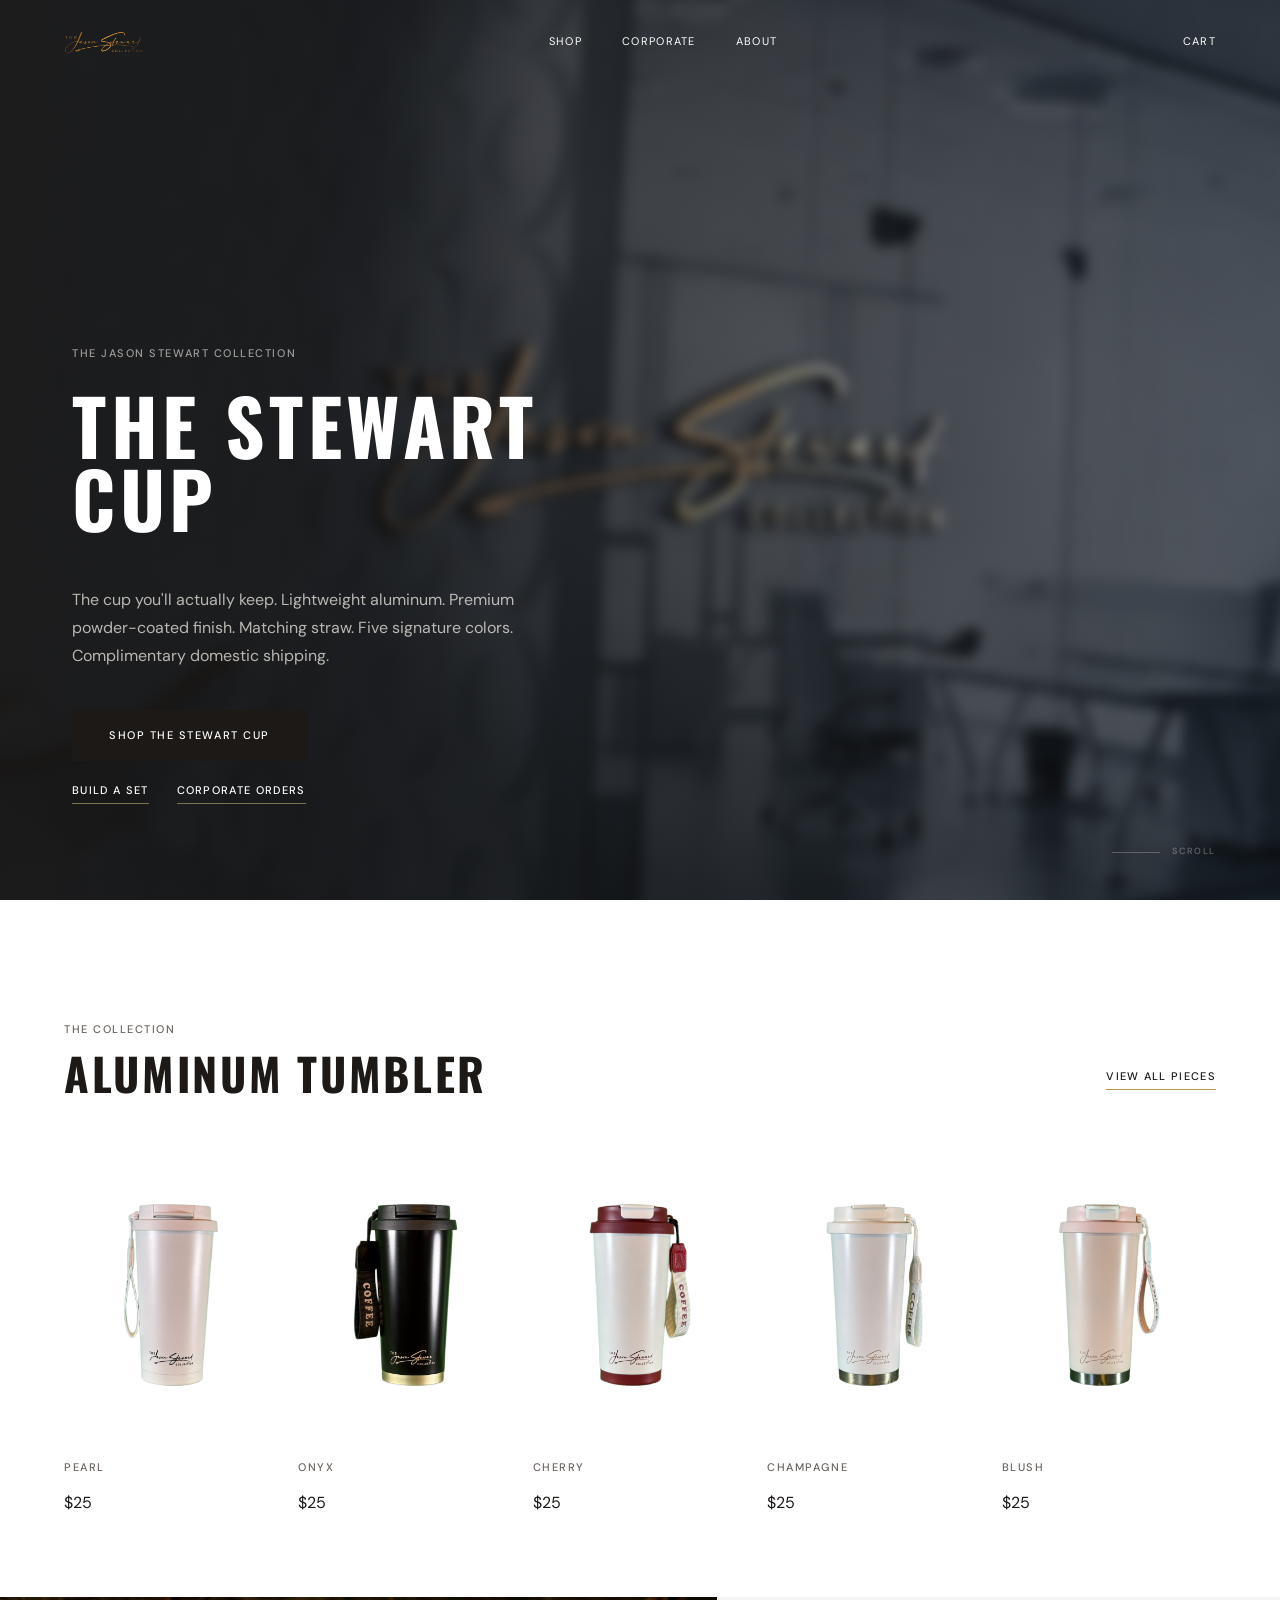
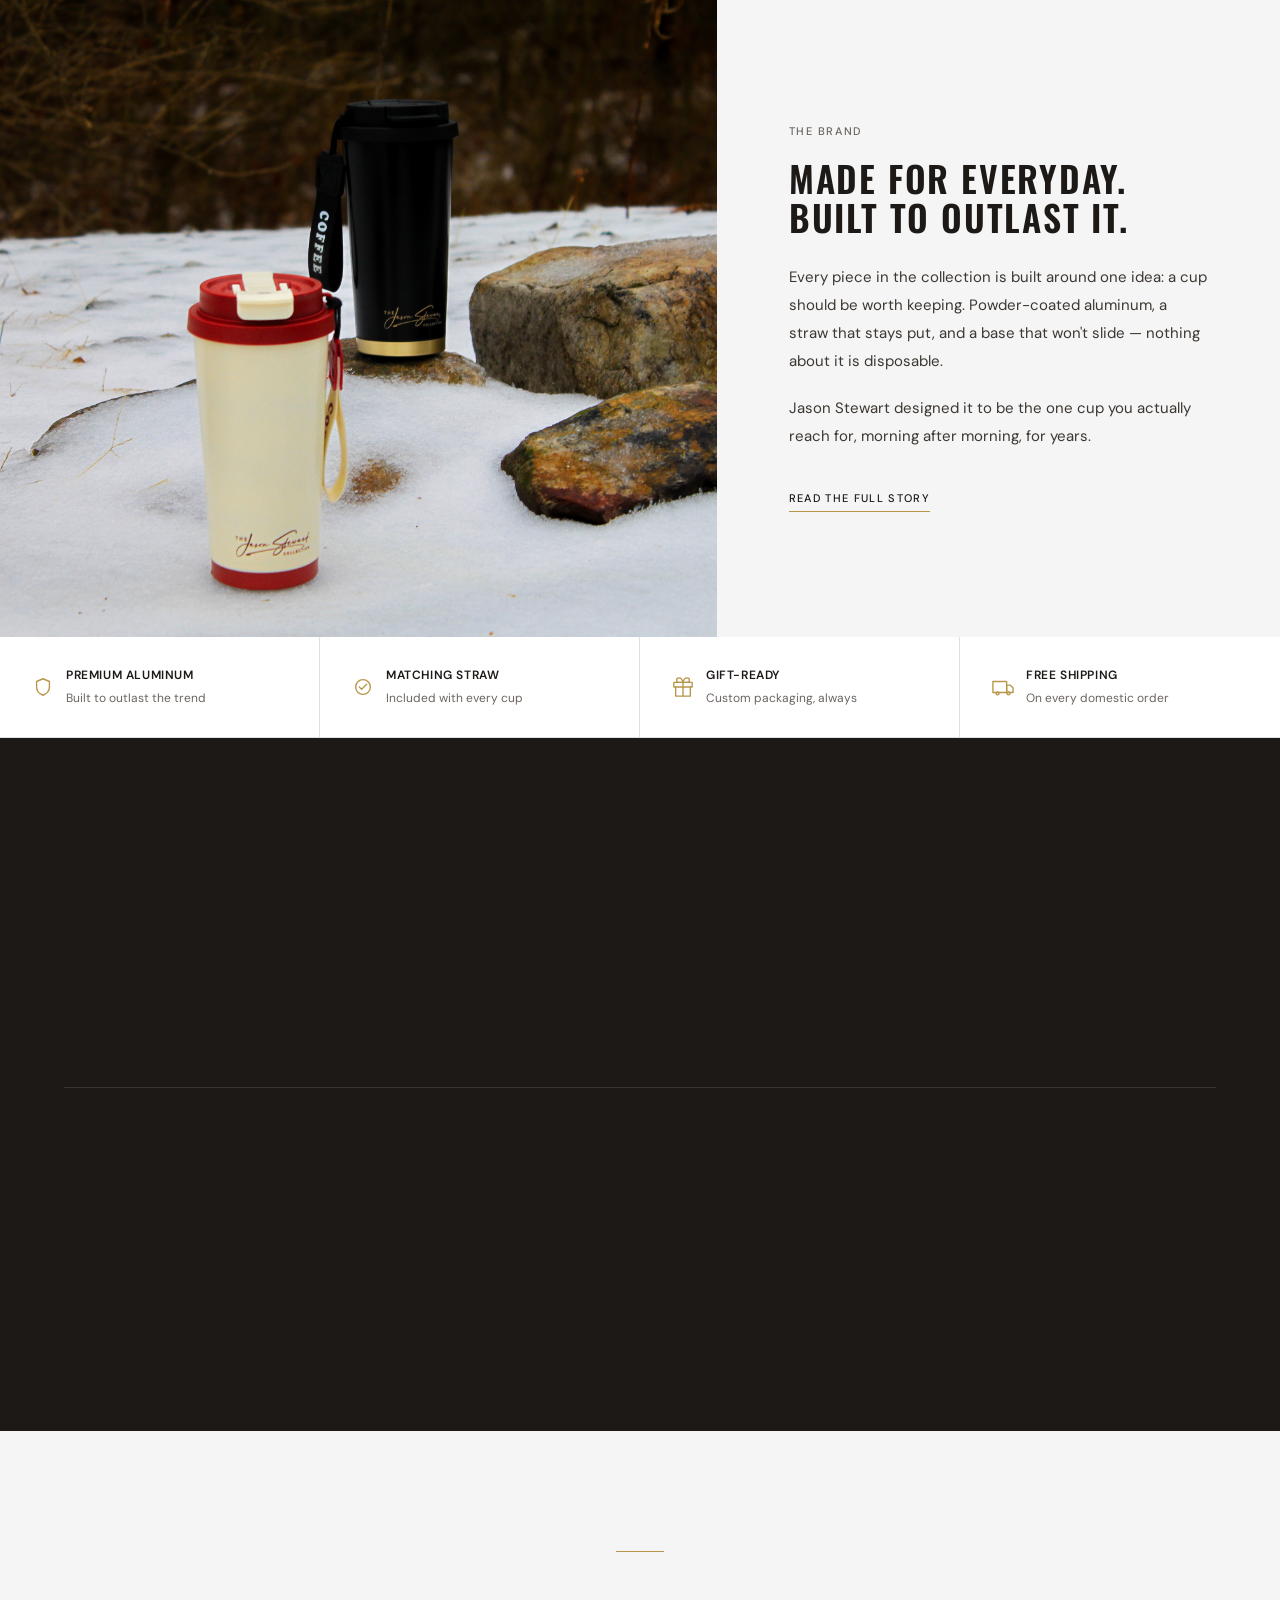
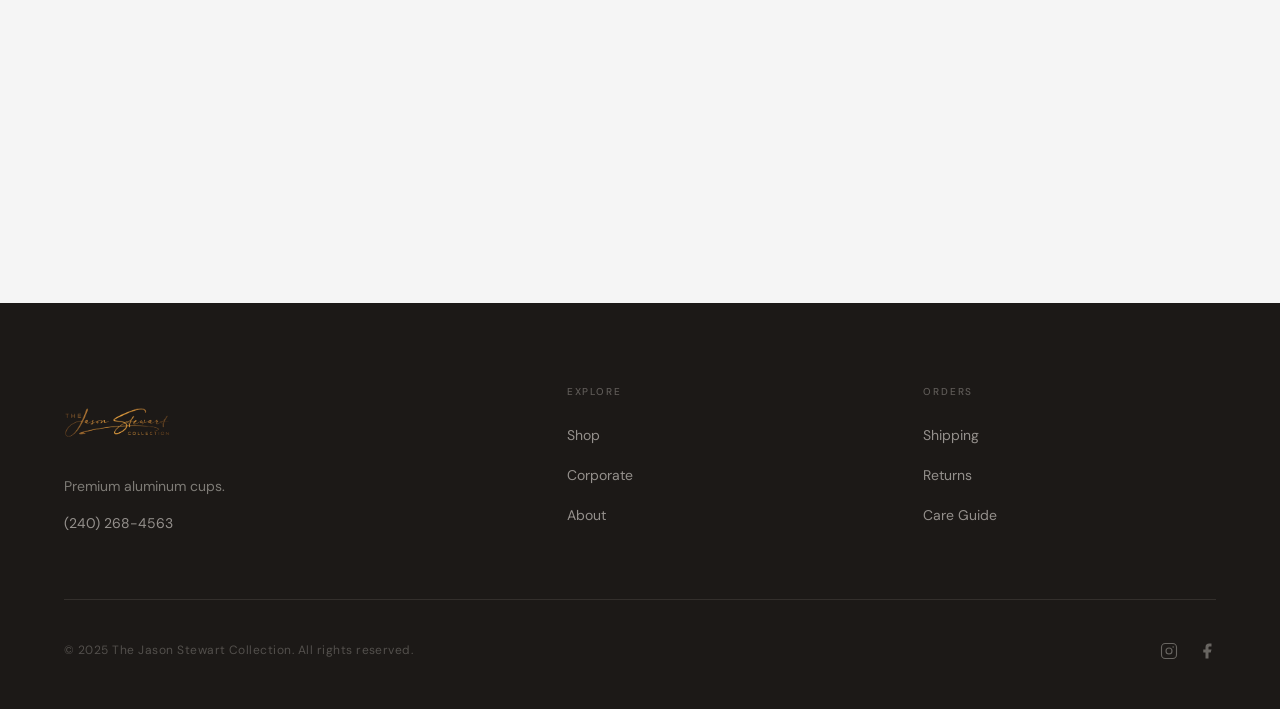
<file: index.html>
<!DOCTYPE html>
<html lang="en">
<head>
  <meta charset="UTF-8" />
  <meta name="viewport" content="width=device-width, initial-scale=1.0" />
  <title>The Jason Stewart Collection</title>
  <meta name="description" content="The Jason Stewart Collection — premium aluminum cups with a drinking straw. Available in five colors." />
  <link rel="preconnect" href="https://fonts.googleapis.com" />
  <link rel="preconnect" href="https://fonts.gstatic.com" crossorigin />
  <link rel="stylesheet" href="styles.css" />
  <script src="analytics.js"></script>
  <style>
    /* ── Hero ──────────────────────────────────────────────── */
    .hero {
      position: relative;
      min-height: 100svh;
      display: flex;
      align-items: flex-end;
      color: var(--ivory);
      overflow: hidden;
    }
    .hero-bg {
      position: absolute;
      inset: 0;
      z-index: 0;
    }
    .hero-bg img {
      width: 100%; height: 100%;
      object-fit: cover;
      object-position: center center;
      filter: blur(6px);
      transform: scale(1.05);
    }
    .hero-bg::after {
      content: '';
      position: absolute;
      inset: 0;
      background: linear-gradient(
        to right,
        rgba(28,25,23,0.72) 0%,
        rgba(28,25,23,0.35) 60%,
        rgba(28,25,23,0.10) 100%
      );
    }
    .hero-text {
      position: relative;
      z-index: 1;
      display: flex;
      flex-direction: column;
      justify-content: flex-end;
      padding: 96px 72px;
      padding-top: calc(var(--nav-h) + 80px);
      max-width: 640px;
    }
    .hero-headline {
      font-family: var(--f-display);
      font-size: clamp(3.5rem, 6vw, 5.75rem);
      font-weight: 700;
      line-height: 0.95;
      letter-spacing: 0.06em;
      text-transform: uppercase;
      color: var(--ivory);
      margin: 24px 0 52px;
    }
    .hero-scroll-hint {
      position: absolute;
      bottom: 40px;
      right: 64px;
      z-index: 1;
      display: flex;
      align-items: center;
      gap: 12px;
      color: rgba(247,243,236,0.35);
    }
    .hero-scroll-line {
      width: 48px;
      height: 1px;
      background: rgba(247,243,236,0.25);
    }
    .hero-scroll-text {
      font-size: 0.5625rem;
      font-weight: 500;
      letter-spacing: 0.18em;
      text-transform: uppercase;
    }
    .hero-sub {
      font-size: 1rem;
      color: rgba(247,243,236,0.72);
      line-height: 1.75;
      max-width: 460px;
      margin-bottom: 40px;
    }
    .hero-actions {
      display: flex;
      align-items: center;
      gap: 16px;
      flex-wrap: wrap;
    }
    .hero-actions-secondary {
      display: flex;
      align-items: center;
      gap: 28px;
      flex-wrap: wrap;
      margin-top: 20px;
    }

    /* ── Trust strip ───────────────────────────────────────── */
    .trust-strip {
      display: grid;
      grid-template-columns: repeat(4, 1fr);
      border-bottom: 1px solid var(--stone);
    }
    .trust-item {
      display: flex;
      align-items: center;
      gap: 12px;
      padding: 28px 32px;
      border-right: 1px solid var(--stone);
    }
    .trust-item:last-child { border-right: none; }
    .trust-icon {
      flex-shrink: 0;
      color: var(--champagne);
    }
    .trust-copy { min-width: 0; }
    .trust-label {
      font-size: 0.75rem;
      font-weight: 600;
      letter-spacing: 0.05em;
      text-transform: uppercase;
      color: var(--charcoal);
      white-space: nowrap;
    }
    .trust-sub {
      font-size: 0.75rem;
      color: var(--charcoal-muted);
      margin-top: 2px;
    }

    /* ── Five-column product grid ──────────────────────────── */
    .products-five {
      display: grid;
      grid-template-columns: repeat(5, 1fr);
      gap: 20px;
    }
    @media (max-width: 768px) {
      .products-five { grid-template-columns: repeat(2, 1fr); gap: 24px 16px; }
    }

    /* ── Collection strip ──────────────────────────────────── */
    .section-header {
      display: flex;
      align-items: flex-end;
      justify-content: space-between;
      margin-bottom: 56px;
    }
    .section-headline {
      font-family: var(--f-display);
      font-size: clamp(2rem, 3.5vw, 3rem);
      font-weight: 700;
      letter-spacing: 0.06em;
      text-transform: uppercase;
      line-height: 1.0;
      color: var(--charcoal);
      margin-top: 12px;
    }

    /* ── Story split ───────────────────────────────────────── */
    .story-split {
      display: grid;
      grid-template-columns: 56fr 44fr;
      min-height: 640px;
    }
    .story-image {
      overflow: hidden;
      background: var(--stone);
    }
    .story-image img {
      width: 100%; height: 100%;
      object-fit: cover;
      transition: transform 1.2s var(--ease-out);
    }
    .story-image:hover img { transform: scale(1.03); }
    .story-text {
      display: flex;
      flex-direction: column;
      justify-content: center;
      padding: 80px 72px;
      background: var(--ivory-warm);
    }
    .story-pull {
      font-family: var(--f-display);
      font-size: clamp(1.75rem, 2.8vw, 2.5rem);
      font-weight: 600;
      letter-spacing: 0.05em;
      text-transform: uppercase;
      line-height: 1.1;
      color: var(--charcoal);
      margin: 16px 0 28px;
    }
    .story-copy {
      font-size: 0.9375rem;
      color: var(--charcoal-mid);
      line-height: 1.85;
      margin-bottom: 20px;
      max-width: 420px;
    }

    /* ── Final CTA band ────────────────────────────────────── */
    .cta-band {
      padding: 120px 64px;
      background: var(--ivory-warm);
      display: flex;
      flex-direction: column;
      align-items: center;
      text-align: center;
    }
    .cta-band-heading {
      font-family: var(--f-display);
      font-size: clamp(2rem, 3.5vw, 3rem);
      font-weight: 700;
      letter-spacing: 0.06em;
      text-transform: uppercase;
      line-height: 1.0;
      color: var(--charcoal);
      margin: 24px 0 20px;
    }
    .cta-band-sub {
      font-size: 0.9375rem;
      color: var(--charcoal-muted);
      line-height: 1.7;
      max-width: 420px;
      margin-bottom: 40px;
    }

    /* ── Craft (dark) ──────────────────────────────────────── */
    .craft-headline {
      font-family: var(--f-display);
      font-size: clamp(2.5rem, 5vw, 4.75rem);
      font-weight: 700;
      letter-spacing: 0.06em;
      text-transform: uppercase;
      line-height: 0.95;
      color: var(--ivory);
      max-width: 820px;
      margin: 16px 0 72px;
    }
    .craft-steps {
      display: grid;
      grid-template-columns: repeat(3, 1fr);
      gap: 0;
      border-top: 1px solid rgba(213,206,197,0.15);
    }
    .craft-step {
      padding: 48px 0 0;
      border-right: 1px solid rgba(213,206,197,0.1);
      padding-right: 40px;
      margin-right: 40px;
    }
    .craft-step:last-child { border-right: none; padding-right: 0; margin-right: 0; }
    .craft-step-num {
      font-family: var(--f-display);
      font-size: 2.5rem;
      font-weight: 300;
      color: rgba(247,243,236,0.15);
      line-height: 1;
      margin-bottom: 16px;
    }
    .craft-step-title {
      font-family: var(--f-display);
      font-size: 1.125rem;
      font-weight: 600;
      letter-spacing: 0.07em;
      text-transform: uppercase;
      color: var(--ivory);
      margin-bottom: 12px;
    }
    .craft-step-body {
      font-size: 0.9rem;
      color: rgba(247,243,236,0.5);
      line-height: 1.75;
    }

    /* ── Mobile overrides ──────────────────────────────────── */
    @media (max-width: 900px) {
      .hero-text { padding: 56px 24px 80px; }
      .hero-scroll-hint { display: none; }
      .section-header { flex-direction: column; align-items: flex-start; gap: 20px; }
      .trust-strip { grid-template-columns: repeat(2, 1fr); }
      .trust-item { padding: 20px; border-bottom: 1px solid var(--stone); }
      .trust-item:nth-child(2n) { border-right: none; }
      .story-split { grid-template-columns: 1fr; min-height: auto; }
      .story-image { min-height: 360px; order: -1; }
      .story-text { padding: 56px 24px; }
      .story-copy { max-width: none; }
      .craft-steps { grid-template-columns: 1fr; }
      .craft-step {
        border-right: none;
        padding-right: 0;
        margin-right: 0;
        padding-bottom: 32px;
        margin-bottom: 32px;
        border-bottom: 1px solid rgba(213,206,197,0.1);
      }
      .craft-step:last-child { border-bottom: none; margin-bottom: 0; padding-bottom: 0; }
      .cta-band { padding: 80px 24px; }
    }
    @media (max-width: 640px) {
      .hero { min-height: 55svh; }
    }
  </style>
</head>
<body>

  <!-- ─── Cart Drawer ──────────────────────────────────────── -->
  <div class="cart-overlay" id="cart-overlay" aria-hidden="true">
    <aside class="cart-drawer" id="cart-drawer" role="dialog" aria-label="Shopping cart" aria-modal="true">
      <div class="cart-header">
        <h2 class="cart-title f-display">Your Cart</h2>
        <button class="cart-close" id="cart-close" aria-label="Close cart">
          <svg width="20" height="20" viewBox="0 0 24 24" fill="none" stroke="currentColor" stroke-width="1.5" stroke-linecap="round">
            <path d="M18 6L6 18M6 6l12 12"/>
          </svg>
        </button>
      </div>
      <div class="cart-body" id="cart-body">
        <div class="cart-empty">
          <p class="cart-empty-text">Your cart is empty.</p>
          <a href="shop.html" class="btn btn-text">Explore the Collection</a>
        </div>
      </div>
      <div class="cart-footer">
        <div class="cart-subtotal">
          <span class="cart-subtotal-label">Subtotal</span>
          <span class="cart-subtotal-amount f-display" id="cart-total">—</span>
        </div>
        <p class="cart-note">Complimentary shipping on all orders. Gift packaging available at checkout.</p>
        <a href="shop.html" id="checkout-link" class="btn btn-fill" style="width:100%; justify-content:center; text-decoration:none;">Proceed to Checkout</a>
      </div>
    </aside>
  </div>

  <!-- ─── Navigation ──────────────────────────────────────── -->
  <nav class="site-nav is-dark" id="site-nav" aria-label="Main navigation">
    <a href="index.html" class="nav-logo" aria-label="The Jason Stewart Collection — Home">
      <img src="black-cropped.png" alt="The Jason Stewart Collection" style="height:54px; width:auto; display:block;" />
    </a>
    <ul class="nav-links" role="list">
      <li><a href="shop.html"      class="nav-link">Shop</a></li>
      <li><a href="corporate.html" class="nav-link">Corporate</a></li>
      <li><a href="about.html"     class="nav-link">About</a></li>
    </ul>
    <div class="nav-actions">
      <div class="nav-cart-wrap">
        <a href="#" class="nav-link" id="cart-toggle" aria-label="Open cart">Cart</a>
        <span class="cart-badge" id="cart-badge" style="display:none;" aria-live="polite">0</span>
      </div>
    </div>
  </nav>

  <!-- ─── Hero ─────────────────────────────────────────────── -->
  <section class="hero" aria-label="Hero">
    <div class="hero-bg" aria-hidden="true">
      <img
        src="backsplash-upscaled.png"
        alt=""
        width="1920" height="1080"
        fetchpriority="high"
      />
    </div>
    <div class="hero-text">
      <p class="label-caps reveal" style="color:rgba(247,243,236,0.6);">The Jason Stewart Collection</p>
      <h1 class="hero-headline reveal reveal-delay-1">The Stewart<br>Cup</h1>
      <p class="hero-sub reveal reveal-delay-2">
        The cup you'll actually keep. Lightweight aluminum. Premium powder-coated finish. Matching straw. Five signature colors. Complimentary domestic shipping.
      </p>
      <div class="hero-actions reveal reveal-delay-3">
        <a href="shop.html" class="btn btn-fill">Shop the Stewart Cup</a>
      </div>
      <div class="hero-actions-secondary reveal reveal-delay-4">
        <a href="product.html#bundles" class="btn btn-text btn-text-light">Build a Set</a>
        <a href="corporate.html" class="btn btn-text btn-text-light">Corporate Orders</a>
      </div>
    </div>
    <div class="hero-scroll-hint" aria-hidden="true">
      <span class="hero-scroll-line"></span>
      <span class="hero-scroll-text">Scroll</span>
    </div>
  </section>

  <!-- ─── Featured Collection ──────────────────────────────── -->
  <section class="section" aria-labelledby="collection-heading" style="padding-bottom:80px;">
    <div class="section-header reveal">
      <div>
        <p class="label-caps">The Collection</p>
        <h2 class="section-headline" id="collection-heading">Aluminum Tumbler</h2>
      </div>
      <div style="margin-bottom:6px;">
        <a href="shop.html" class="btn btn-text">View all pieces</a>
      </div>
    </div>

    <div class="products-five">

      <a href="product.html?color=white" class="product-card reveal" aria-label="Aluminum Tumbler — Pearl">
        <div class="card-image">
          <img src="cupphotos/WhiteFront.png" alt="Aluminum Tumbler in Pearl (White)" width="480" height="640" loading="lazy" />
        </div>
        <div class="card-info">
          <p class="card-label label-caps">Pearl</p>
          <p class="card-price">$25</p>
        </div>
      </a>

      <a href="product.html?color=black" class="product-card reveal reveal-delay-1" aria-label="Aluminum Tumbler — Onyx">
        <div class="card-image">
          <img src="cupphotos/BlackFront.png" alt="Aluminum Tumbler in Onyx (Black)" width="480" height="640" loading="lazy" />
        </div>
        <div class="card-info">
          <p class="card-label label-caps">Onyx</p>
          <p class="card-price">$25</p>
        </div>
      </a>

      <a href="product.html?color=cherry" class="product-card reveal reveal-delay-2" aria-label="Aluminum Tumbler — Cherry">
        <div class="card-image">
          <img src="cupphotos/CherryFront.png" alt="Aluminum Tumbler in Cherry" width="480" height="640" loading="lazy" />
        </div>
        <div class="card-info">
          <p class="card-label label-caps">Cherry</p>
          <p class="card-price">$25</p>
        </div>
      </a>

      <a href="product.html?color=gold" class="product-card reveal" aria-label="Aluminum Tumbler — Champagne">
        <div class="card-image">
          <img src="cupphotos/GoldFront.png" alt="Aluminum Tumbler in Champagne (Gold)" width="480" height="640" loading="lazy" />
        </div>
        <div class="card-info">
          <p class="card-label label-caps">Champagne</p>
          <p class="card-price">$25</p>
        </div>
      </a>

      <a href="product.html?color=pink" class="product-card reveal reveal-delay-1" aria-label="Aluminum Tumbler — Blush">
        <div class="card-image">
          <img src="cupphotos/PinkFront.png" alt="Aluminum Tumbler in Blush (Pink)" width="480" height="640" loading="lazy" />
        </div>
        <div class="card-info">
          <p class="card-label label-caps">Blush</p>
          <p class="card-price">$25</p>
        </div>
      </a>

    </div>
  </section>

  <!-- ─── Brand Story Teaser ───────────────────────────────── -->
  <div class="story-split">
    <div class="story-image reveal">
      <img
        src="ontherocks.JPG"
        alt="Aluminum Tumbler — on the rocks"
        width="900" height="700"
        loading="lazy"
      />
    </div>
    <div class="story-text reveal reveal-delay-1">
      <p class="label-caps">The Brand</p>
      <h2 class="story-pull">Made For Everyday.<br>Built To Outlast It.</h2>
      <p class="story-copy">
        Every piece in the collection is built around one idea: a cup should be worth keeping. Powder-coated aluminum, a straw that stays put, and a base that won't slide — nothing about it is disposable.
      </p>
      <p class="story-copy">
        Jason Stewart designed it to be the one cup you actually reach for, morning after morning, for years.
      </p>
      <div style="margin-top:12px;">
        <a href="about.html" class="btn btn-text">Read the full story</a>
      </div>
    </div>
  </div>

  <!-- ─── Trust Strip ──────────────────────────────────────── -->
  <section class="trust-strip" aria-label="Why shop with us">
    <div class="trust-item">
      <svg class="trust-icon" width="22" height="22" viewBox="0 0 24 24" fill="none" stroke="currentColor" stroke-width="1.5" stroke-linecap="round" stroke-linejoin="round" aria-hidden="true">
        <path d="M12 3l7 3v6c0 4.5-3 7.5-7 9-4-1.5-7-4.5-7-9V6l7-3Z"/>
      </svg>
      <div class="trust-copy">
        <p class="trust-label">Premium Aluminum</p>
        <p class="trust-sub">Built to outlast the trend</p>
      </div>
    </div>
    <div class="trust-item">
      <svg class="trust-icon" width="22" height="22" viewBox="0 0 24 24" fill="none" stroke="currentColor" stroke-width="1.5" stroke-linecap="round" stroke-linejoin="round" aria-hidden="true">
        <path d="M4 12a8 8 0 1 0 16 0 8 8 0 0 0-16 0Z"/><path d="M8 12l2.5 2.5L16 9"/>
      </svg>
      <div class="trust-copy">
        <p class="trust-label">Matching Straw</p>
        <p class="trust-sub">Included with every cup</p>
      </div>
    </div>
    <div class="trust-item">
      <svg class="trust-icon" width="22" height="22" viewBox="0 0 24 24" fill="none" stroke="currentColor" stroke-width="1.5" stroke-linecap="round" stroke-linejoin="round" aria-hidden="true">
        <polyline points="20 12 20 22 4 22 4 12"/><rect x="2" y="7" width="20" height="5"/><line x1="12" y1="22" x2="12" y2="7"/><path d="M12 7H7.5a2.5 2.5 0 0 1 0-5C11 2 12 7 12 7z"/><path d="M12 7h4.5a2.5 2.5 0 0 0 0-5C13 2 12 7 12 7z"/>
      </svg>
      <div class="trust-copy">
        <p class="trust-label">Gift-Ready</p>
        <p class="trust-sub">Custom packaging, always</p>
      </div>
    </div>
    <div class="trust-item">
      <svg class="trust-icon" width="22" height="22" viewBox="0 0 24 24" fill="none" stroke="currentColor" stroke-width="1.5" stroke-linecap="round" stroke-linejoin="round" aria-hidden="true">
        <rect x="1" y="6" width="15" height="12"/><path d="M16 10h4l3 3v5h-7z"/><circle cx="6" cy="19" r="1.6"/><circle cx="18" cy="19" r="1.6"/>
      </svg>
      <div class="trust-copy">
        <p class="trust-label">Free Shipping</p>
        <p class="trust-sub">On every domestic order</p>
      </div>
    </div>
  </section>

  <!-- ─── Craftsmanship / Why It Holds Up ──────────────────── -->
  <section class="section section-dark" aria-labelledby="craft-heading">
    <p class="label-caps reveal" style="color:rgba(247,243,236,0.5);">Why It Holds Up</p>
    <h2 class="craft-headline reveal reveal-delay-1" id="craft-heading">Everyday Details,<br>Done Properly.</h2>

    <div class="craft-steps">
      <div class="craft-step reveal">
        <p class="craft-step-num">01</p>
        <p class="craft-step-title">Powder-Coated Aluminum</p>
        <p class="craft-step-body">Lightweight and dent-resistant, finished to hold its color wash after wash — not just look good on day one.</p>
      </div>
      <div class="craft-step reveal reveal-delay-1">
        <p class="craft-step-num">02</p>
        <p class="craft-step-title">Straw &amp; Anti-Slip Base</p>
        <p class="craft-step-body">Every cup ships with a collapsible drinking straw and a rubber base that keeps it steady on any surface.</p>
      </div>
      <div class="craft-step reveal reveal-delay-2">
        <p class="craft-step-num">03</p>
        <p class="craft-step-title">Damage Guarantee</p>
        <p class="craft-step-body">Every piece is inspected before it ships. If yours arrives broken, we replace it — no questions asked.</p>
      </div>
    </div>
  </section>

  <!-- ─── Final CTA ────────────────────────────────────────── -->
  <section class="cta-band" aria-labelledby="cta-heading">
    <span class="rule rule-short rule-champagne" aria-hidden="true"></span>
    <h2 class="cta-band-heading reveal" id="cta-heading">Ready To Make It Yours?</h2>
    <p class="cta-band-sub reveal reveal-delay-1">
      Free shipping on every order. Gift-ready packaging, always included.
    </p>
    <div class="reveal reveal-delay-2">
      <a href="shop.html" class="btn btn-fill">Shop the Collection</a>
    </div>
  </section>

  <!-- ─── Footer ───────────────────────────────────────────── -->
  <footer class="site-footer" aria-label="Site footer">
    <div class="footer-grid" style="grid-template-columns:1.5fr 1fr 1fr;">
      <div>
        <img src="black-cropped.png" alt="The Jason Stewart Collection" style="height:72px; width:auto; display:block; margin-bottom:12px;" />
        <p class="footer-tagline">Premium aluminum cups.</p>
        <a href="tel:+12402684563" class="footer-link" style="font-size:0.875rem; margin-top:12px; display:block;">(240) 268-4563</a>
      </div>
      <div>
        <span class="footer-col-title">Explore</span>
        <ul class="footer-links">
          <li><a href="shop.html"      class="footer-link">Shop</a></li>
          <li><a href="corporate.html" class="footer-link">Corporate</a></li>
          <li><a href="about.html"     class="footer-link">About</a></li>
        </ul>
      </div>
      <div>
        <span class="footer-col-title">Orders</span>
        <ul class="footer-links">
          <li><a href="shipping.html" class="footer-link">Shipping</a></li>
          <li><a href="returns.html"  class="footer-link">Returns</a></li>
          <li><a href="care-guide.html" class="footer-link">Care Guide</a></li>
        </ul>
      </div>
    </div>
    <div class="footer-bottom">
      <p class="footer-copy">&copy; 2025 The Jason Stewart Collection. All rights reserved.</p>
      <div class="social-links">
        <a href="https://www.instagram.com/thejasonstewartcollection/" class="social-link" aria-label="Instagram" target="_blank" rel="noopener noreferrer">
          <svg width="18" height="18" viewBox="0 0 24 24" fill="none" stroke="currentColor" stroke-width="1.5" stroke-linecap="round" stroke-linejoin="round" aria-hidden="true"><rect x="2" y="2" width="20" height="20" rx="5"/><circle cx="12" cy="12" r="4"/><circle cx="17.5" cy="6.5" r="1" fill="currentColor" stroke="none"/></svg>
        </a>
        <a href="https://www.facebook.com/profile.php?id=61577875621210" class="social-link" aria-label="Facebook" target="_blank" rel="noopener noreferrer">
          <svg width="18" height="18" viewBox="0 0 24 24" fill="currentColor" aria-hidden="true"><path d="M18 2h-3a5 5 0 0 0-5 5v3H7v4h3v8h4v-8h3l1-4h-4V7a1 1 0 0 1 1-1h3z"/></svg>
        </a>
      </div>
    </div>
  </footer>

  <script src="script.js"></script>
</body>
</html>
</file>
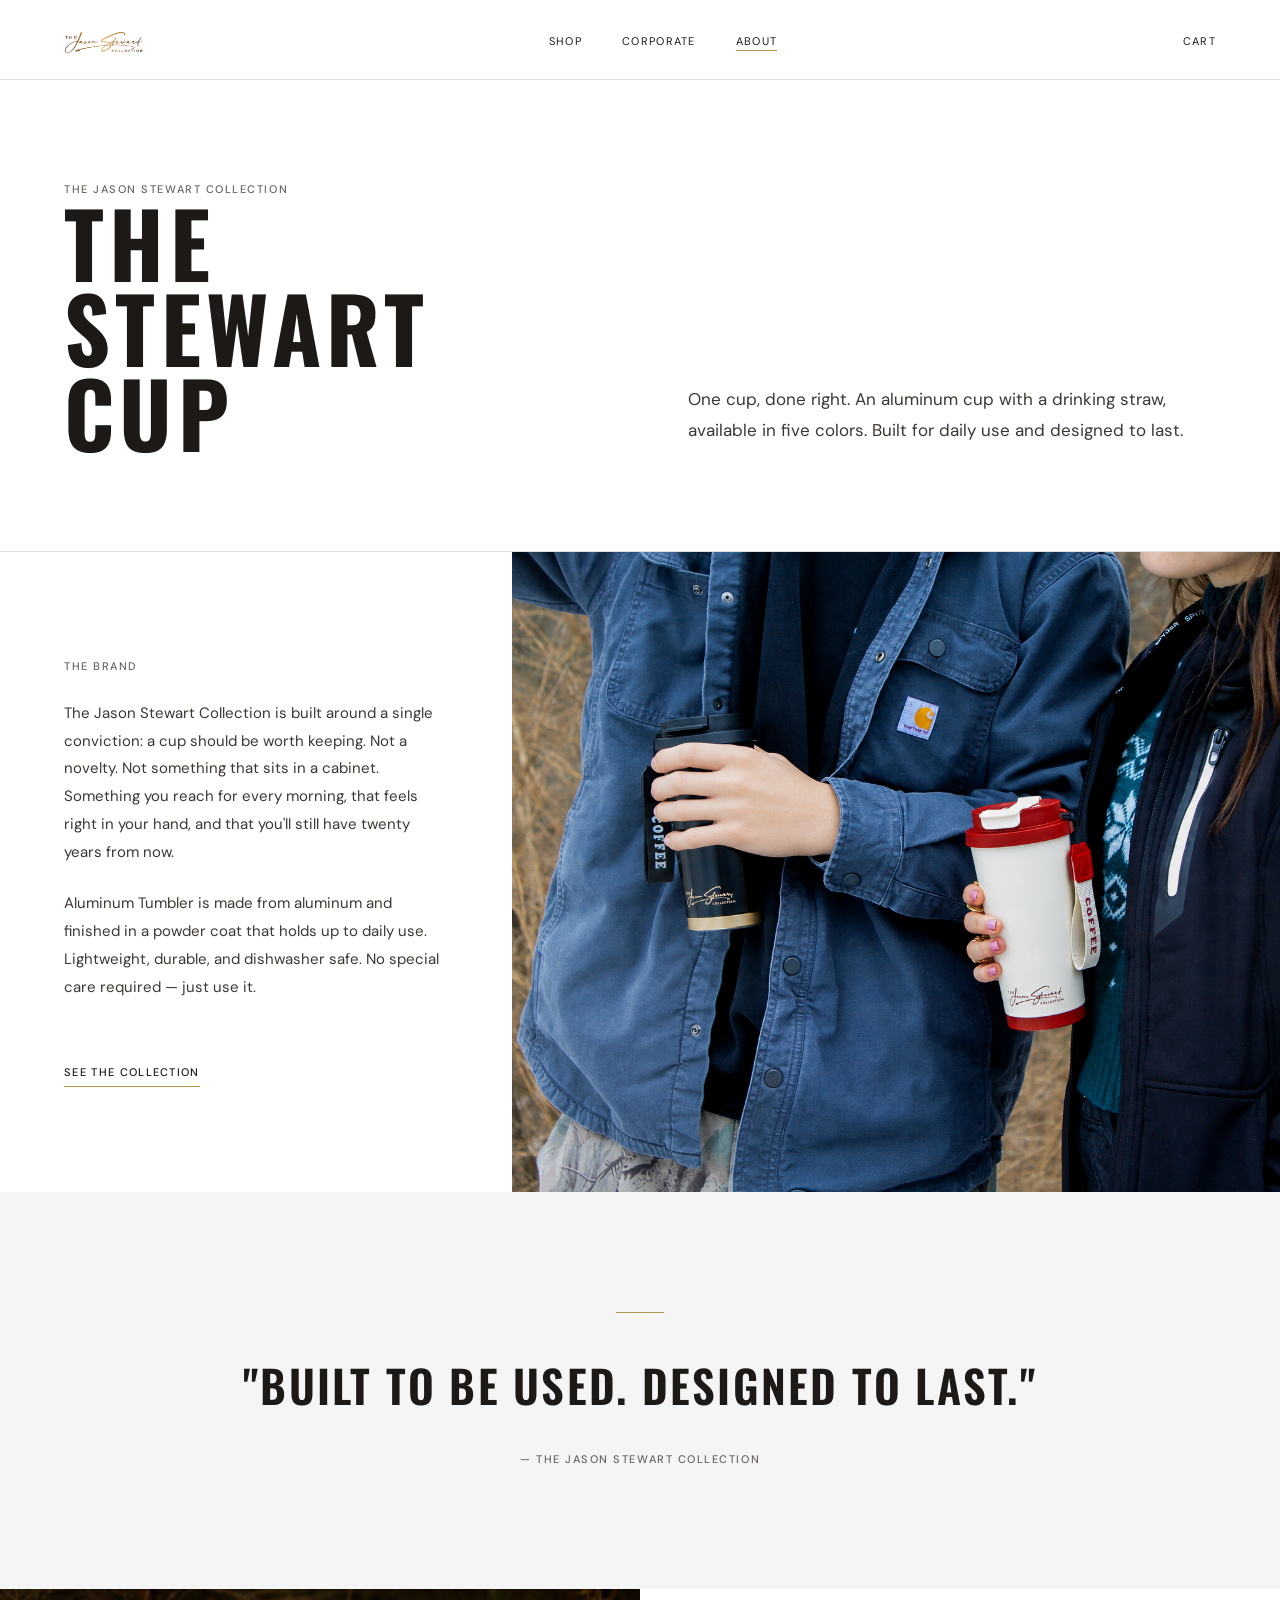
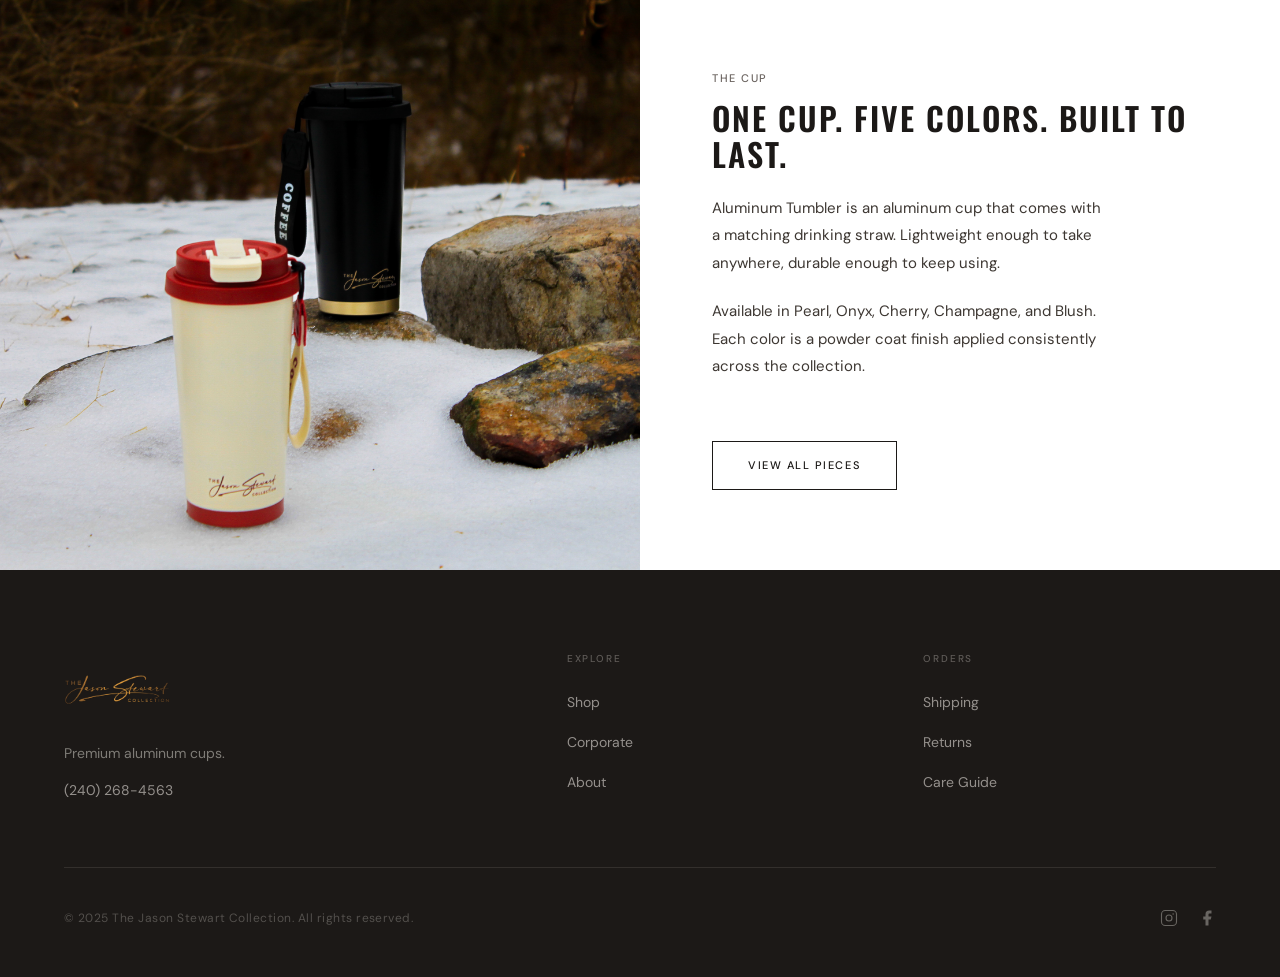
<file: about.html>
<!DOCTYPE html>
<html lang="en">
<head>
  <meta charset="UTF-8" />
  <meta name="viewport" content="width=device-width, initial-scale=1.0" />
  <title>The Story — The Jason Stewart Collection</title>
  <meta name="description" content="The Jason Stewart Collection — an aluminum cup with a drinking straw, available in five colors." />
  <link rel="preconnect" href="https://fonts.googleapis.com" />
  <link rel="preconnect" href="https://fonts.gstatic.com" crossorigin />
  <link rel="stylesheet" href="styles.css" />
  <script src="analytics.js"></script>
  <style>
    /* ── About hero ────────────────────────────────────────── */
    .about-hero {
      padding-top: calc(var(--nav-h) + 100px);
      padding-bottom: 96px;
      padding-left: 64px;
      padding-right: 64px;
      display: grid;
      grid-template-columns: 1fr 1fr;
      gap: 96px;
      align-items: end;
      border-bottom: 1px solid var(--stone);
    }
    .about-hero-headline {
      font-family: var(--f-display);
      font-size: clamp(3.5rem, 7vw, 6.5rem);
      font-weight: 700;
      letter-spacing: 0.06em;
      text-transform: uppercase;
      line-height: 0.95;
      color: var(--charcoal);
    }
    .about-hero-intro {
      font-size: 1.0625rem;
      color: var(--charcoal-mid);
      line-height: 1.85;
      padding-bottom: 8px;
    }

    /* ── Portrait section ──────────────────────────────────── */
    .portrait-section {
      display: grid;
      grid-template-columns: 40fr 60fr;
      min-height: 640px;
    }
    .portrait-text {
      padding: 80px 64px;
      display: flex;
      flex-direction: column;
      justify-content: center;
      background: var(--ivory);
    }
    .portrait-body {
      font-size: 0.9375rem;
      color: var(--charcoal-mid);
      line-height: 1.85;
      margin-bottom: 24px;
      max-width: 380px;
    }
    .portrait-image {
      overflow: hidden;
      background: var(--stone);
    }
    .portrait-image img {
      width: 100%; height: 100%;
      object-fit: cover;
      transition: transform 1.4s var(--ease-out);
    }
    .portrait-image:hover img { transform: scale(1.03); }

    /* ── Pull quote ────────────────────────────────────────── */
    .pull-quote-section {
      padding: 120px 64px;
      background: var(--ivory-warm);
      display: flex;
      flex-direction: column;
      align-items: center;
      text-align: center;
    }
    .pull-quote {
      font-family: var(--f-display);
      font-size: clamp(1.75rem, 3.5vw, 3rem);
      font-weight: 600;
      letter-spacing: 0.05em;
      text-transform: uppercase;
      line-height: 1.1;
      color: var(--charcoal);
      max-width: 840px;
    }
    .pull-quote-attr {
      font-size: 0.6875rem;
      font-weight: 500;
      letter-spacing: 0.14em;
      text-transform: uppercase;
      color: var(--charcoal-muted);
      margin-top: 40px;
    }

    /* ── Story body ────────────────────────────────────────── */
    .story-body-section {
      display: grid;
      grid-template-columns: 1fr 1fr;
      gap: 0;
    }
    .story-body-image {
      overflow: hidden;
      background: var(--ivory-warm);
    }
    .story-body-image img {
      width: 100%; height: 100%;
      object-fit: cover;
      transition: transform 1.2s var(--ease-out);
    }
    .story-body-image:hover img { transform: scale(1.04); }
    .story-body-text {
      padding: 80px 72px;
      display: flex;
      flex-direction: column;
      justify-content: center;
      background: var(--ivory);
    }
    .story-body-heading {
      font-family: var(--f-display);
      font-size: clamp(1.5rem, 2.5vw, 2rem);
      font-weight: 600;
      letter-spacing: 0.06em;
      text-transform: uppercase;
      line-height: 1.1;
      color: var(--charcoal);
      margin: 12px 0 24px;
    }
    .story-body-para {
      font-size: 0.9375rem;
      color: var(--charcoal-mid);
      line-height: 1.85;
      margin-bottom: 20px;
      max-width: 400px;
    }

    /* ── Process (craft) ───────────────────────────────────── */
    .craft-section {
      padding: 120px 64px;
      background: var(--charcoal);
      color: var(--ivory);
    }
    .craft-intro {
      display: grid;
      grid-template-columns: 1fr 1fr;
      gap: 64px;
      margin-bottom: 96px;
      align-items: start;
    }
    .craft-intro-headline {
      font-family: var(--f-display);
      font-size: clamp(2.5rem, 5vw, 4.5rem);
      font-weight: 700;
      letter-spacing: 0.06em;
      text-transform: uppercase;
      line-height: 0.95;
      color: var(--ivory);
      margin-top: 16px;
    }
    .craft-intro-body {
      padding-top: 16px;
      font-size: 0.9375rem;
      color: rgba(247,243,236,0.55);
      line-height: 1.85;
    }

    .process-images {
      display: grid;
      grid-template-columns: repeat(3, 1fr);
      gap: 2px;
      margin-bottom: 80px;
    }
    .process-img-wrap {
      position: relative;
      overflow: hidden;
      background: var(--charcoal-mid);
      aspect-ratio: 3/4;
    }
    .process-img-wrap img {
      width: 100%; height: 100%;
      object-fit: cover;
      transition: transform 800ms var(--ease-out);
    }
    .process-img-wrap:hover img { transform: scale(1.05); }
    .process-step-label {
      position: absolute;
      bottom: 20px;
      left: 20px;
      right: 20px;
    }
    .process-step-num {
      font-family: var(--f-display);
      font-size: 3rem;
      font-weight: 300;
      color: rgba(247,243,236,0.15);
      line-height: 1;
      margin-bottom: 8px;
    }
    .process-step-name {
      font-family: var(--f-display);
      font-size: 1rem;
      font-weight: 600;
      letter-spacing: 0.07em;
      text-transform: uppercase;
      color: rgba(247,243,236,0.85);
    }
    .process-step-desc {
      font-size: 0.8rem;
      color: rgba(247,243,236,0.45);
      line-height: 1.6;
      margin-top: 6px;
    }

    /* ── Studio note ───────────────────────────────────────── */
    .studio-note {
      border-top: 1px solid rgba(213,206,197,0.15);
      padding-top: 64px;
      display: grid;
      grid-template-columns: 1fr 1fr;
      gap: 64px;
      align-items: center;
    }
    .studio-note-text {
      font-size: 0.9375rem;
      color: rgba(247,243,236,0.5);
      line-height: 1.85;
    }

    /* ── Commission section ────────────────────────────────── */
    .commission {
      padding: 120px 64px;
      text-align: center;
      border-top: 1px solid var(--stone);
    }
    .commission-headline {
      font-family: var(--f-display);
      font-size: clamp(2rem, 4vw, 3.5rem);
      font-weight: 700;
      letter-spacing: 0.06em;
      text-transform: uppercase;
      line-height: 1.1;
      color: var(--charcoal);
      margin: 16px 0 24px;
    }
    .commission-body {
      font-size: 0.9375rem;
      color: var(--charcoal-muted);
      line-height: 1.8;
      max-width: 480px;
      margin: 0 auto 48px;
    }

    /* ── Mobile ────────────────────────────────────────────── */
    @media (max-width: 900px) {
      .about-hero {
        grid-template-columns: 1fr;
        padding: calc(var(--nav-h) + 56px) 24px 64px;
        gap: 32px;
      }
      .portrait-section {
        grid-template-columns: 1fr;
      }
      .portrait-image { min-height: 400px; order: -1; }
      .portrait-text { padding: 56px 24px; }
      .portrait-body { max-width: none; }
      .pull-quote-section { padding: 80px 24px; }
      .story-body-section { grid-template-columns: 1fr; }
      .story-body-image { min-height: 360px; }
      .story-body-text { padding: 48px 24px; }
      .story-body-para { max-width: none; }
      .craft-section { padding: 80px 24px; }
      .craft-intro { grid-template-columns: 1fr; gap: 24px; margin-bottom: 56px; }
      .process-images { grid-template-columns: 1fr; gap: 2px; }
      .studio-note { grid-template-columns: 1fr; gap: 32px; }
      .commission { padding: 80px 24px; }
    }
  </style>
</head>
<body>

  <!-- ─── Cart Drawer ──────────────────────────────────────── -->
  <div class="cart-overlay" id="cart-overlay" aria-hidden="true">
    <aside class="cart-drawer" id="cart-drawer" role="dialog" aria-label="Shopping cart" aria-modal="true">
      <div class="cart-header">
        <h2 class="cart-title f-display">Your Cart</h2>
        <button class="cart-close" id="cart-close" aria-label="Close cart">
          <svg width="20" height="20" viewBox="0 0 24 24" fill="none" stroke="currentColor" stroke-width="1.5" stroke-linecap="round">
            <path d="M18 6L6 18M6 6l12 12"/>
          </svg>
        </button>
      </div>
      <div class="cart-body" id="cart-body">
        <div class="cart-empty">
          <p class="cart-empty-text">Your cart is empty.</p>
          <a href="shop.html" class="btn btn-text">Explore the Collection</a>
        </div>
      </div>
      <div class="cart-footer">
        <div class="cart-subtotal">
          <span class="cart-subtotal-label">Subtotal</span>
          <span class="cart-subtotal-amount f-display" id="cart-total">—</span>
        </div>
        <p class="cart-note">Complimentary shipping on all orders. Gift packaging available at checkout.</p>
        <a href="shop.html" id="checkout-link" class="btn btn-fill" style="width:100%; justify-content:center; text-decoration:none;">Proceed to Checkout</a>
      </div>
    </aside>
  </div>

  <!-- ─── Navigation ──────────────────────────────────────── -->
  <nav class="site-nav is-ivory" id="site-nav" aria-label="Main navigation">
    <a href="index.html" class="nav-logo" aria-label="The Jason Stewart Collection — Home">
      <img src="black-cropped.png" alt="The Jason Stewart Collection" style="height:54px; width:auto; display:block;" />
    </a>
    <ul class="nav-links" role="list">
      <li><a href="shop.html"      class="nav-link">Shop</a></li>
      <li><a href="corporate.html" class="nav-link">Corporate</a></li>
      <li><a href="about.html"     class="nav-link active">About</a></li>
    </ul>
    <div class="nav-actions">
      <div class="nav-cart-wrap">
        <a href="#" class="nav-link" id="cart-toggle" aria-label="Open cart">Cart</a>
        <span class="cart-badge" id="cart-badge" style="display:none;" aria-live="polite">0</span>
      </div>
    </div>
  </nav>

  <main>

    <!-- ─── About Hero ───────────────────────────────────────── -->
    <header class="about-hero">
      <div>
        <p class="label-caps reveal">The Jason Stewart Collection</p>
        <h1 class="about-hero-headline reveal reveal-delay-1">The<br>Stewart Cup</h1>
      </div>
      <p class="about-hero-intro reveal reveal-delay-2">
        One cup, done right. An aluminum cup with a drinking straw, available in five colors. Built for daily use and designed to last.
      </p>
    </header>

    <!-- ─── Portrait + First Story ───────────────────────────── -->
    <div class="portrait-section">
      <div class="portrait-text reveal">
        <p class="label-caps">The Brand</p>
        <p class="portrait-body" style="margin-top:24px;">
          The Jason Stewart Collection is built around a single conviction: a cup should be worth keeping. Not a novelty. Not something that sits in a cabinet. Something you reach for every morning, that feels right in your hand, and that you'll still have twenty years from now.
        </p>
        <p class="portrait-body">
          Aluminum Tumbler is made from aluminum and finished in a powder coat that holds up to daily use. Lightweight, durable, and dishwasher safe. No special care required — just use it.
        </p>
        <div style="margin-top:32px;">
          <a href="shop.html" class="btn btn-text">See the collection</a>
        </div>
      </div>
      <div class="portrait-image reveal reveal-delay-1">
        <img
          src="cleanhand.png"
          alt="Aluminum Tumbler being shared"
          width="900" height="800"
          loading="lazy"
        />
      </div>
    </div>

    <!-- ─── Pull Quote ────────────────────────────────────────── -->
    <blockquote class="pull-quote-section reveal">
      <span class="rule rule-short rule-champagne" style="display:block;margin:0 auto 48px;" aria-hidden="true"></span>
      <p class="pull-quote">
        "Built to be used. Designed to last."
      </p>
      <p class="pull-quote-attr" aria-label="— The Jason Stewart Collection">— The Jason Stewart Collection</p>
    </blockquote>

    <!-- ─── Second Story Panel ───────────────────────────────── -->
    <div class="story-body-section">
      <div class="story-body-image reveal">
        <img
          src="ontherocks.JPG"
          alt="Aluminum Tumbler — on the rocks"
          width="800" height="900"
          loading="lazy"
        />
      </div>
      <div class="story-body-text reveal reveal-delay-1">
        <p class="label-caps">The Cup</p>
        <h2 class="story-body-heading">One cup. Five colors. Built to last.</h2>
        <p class="story-body-para">
          Aluminum Tumbler is an aluminum cup that comes with a matching drinking straw. Lightweight enough to take anywhere, durable enough to keep using.
        </p>
        <p class="story-body-para">
          Available in Pearl, Onyx, Cherry, Champagne, and Blush. Each color is a powder coat finish applied consistently across the collection.
        </p>
        <div style="margin-top:40px;">
          <a href="shop.html" class="btn btn-outline">View all pieces</a>
        </div>
      </div>
    </div>


  </main>

  <!-- ─── Footer ───────────────────────────────────────────── -->
  <footer class="site-footer" aria-label="Site footer">
    <div class="footer-grid" style="grid-template-columns:1.5fr 1fr 1fr;">
      <div>
        <img src="black-cropped.png" alt="The Jason Stewart Collection" style="height:72px; width:auto; display:block; margin-bottom:12px;" />
        <p class="footer-tagline">Premium aluminum cups.</p>
        <a href="tel:+12402684563" class="footer-link" style="font-size:0.875rem; margin-top:12px; display:block;">(240) 268-4563</a>
      </div>
      <div>
        <span class="footer-col-title">Explore</span>
        <ul class="footer-links">
          <li><a href="shop.html"      class="footer-link">Shop</a></li>
          <li><a href="corporate.html" class="footer-link">Corporate</a></li>
          <li><a href="about.html"     class="footer-link">About</a></li>
        </ul>
      </div>
      <div>
        <span class="footer-col-title">Orders</span>
        <ul class="footer-links">
          <li><a href="shipping.html" class="footer-link">Shipping</a></li>
          <li><a href="returns.html"  class="footer-link">Returns</a></li>
          <li><a href="care-guide.html" class="footer-link">Care Guide</a></li>
        </ul>
      </div>
    </div>
    <div class="footer-bottom">
      <p class="footer-copy">&copy; 2025 The Jason Stewart Collection. All rights reserved.</p>
      <div class="social-links">
        <a href="https://www.instagram.com/thejasonstewartcollection/" class="social-link" aria-label="Instagram" target="_blank" rel="noopener noreferrer">
          <svg width="18" height="18" viewBox="0 0 24 24" fill="none" stroke="currentColor" stroke-width="1.5" stroke-linecap="round" stroke-linejoin="round" aria-hidden="true"><rect x="2" y="2" width="20" height="20" rx="5"/><circle cx="12" cy="12" r="4"/><circle cx="17.5" cy="6.5" r="1" fill="currentColor" stroke="none"/></svg>
        </a>
        <a href="https://www.facebook.com/profile.php?id=61577875621210" class="social-link" aria-label="Facebook" target="_blank" rel="noopener noreferrer">
          <svg width="18" height="18" viewBox="0 0 24 24" fill="currentColor" aria-hidden="true"><path d="M18 2h-3a5 5 0 0 0-5 5v3H7v4h3v8h4v-8h3l1-4h-4V7a1 1 0 0 1 1-1h3z"/></svg>
        </a>
      </div>
    </div>
  </footer>

  <script src="script.js"></script>
</body>
</html>
</file>
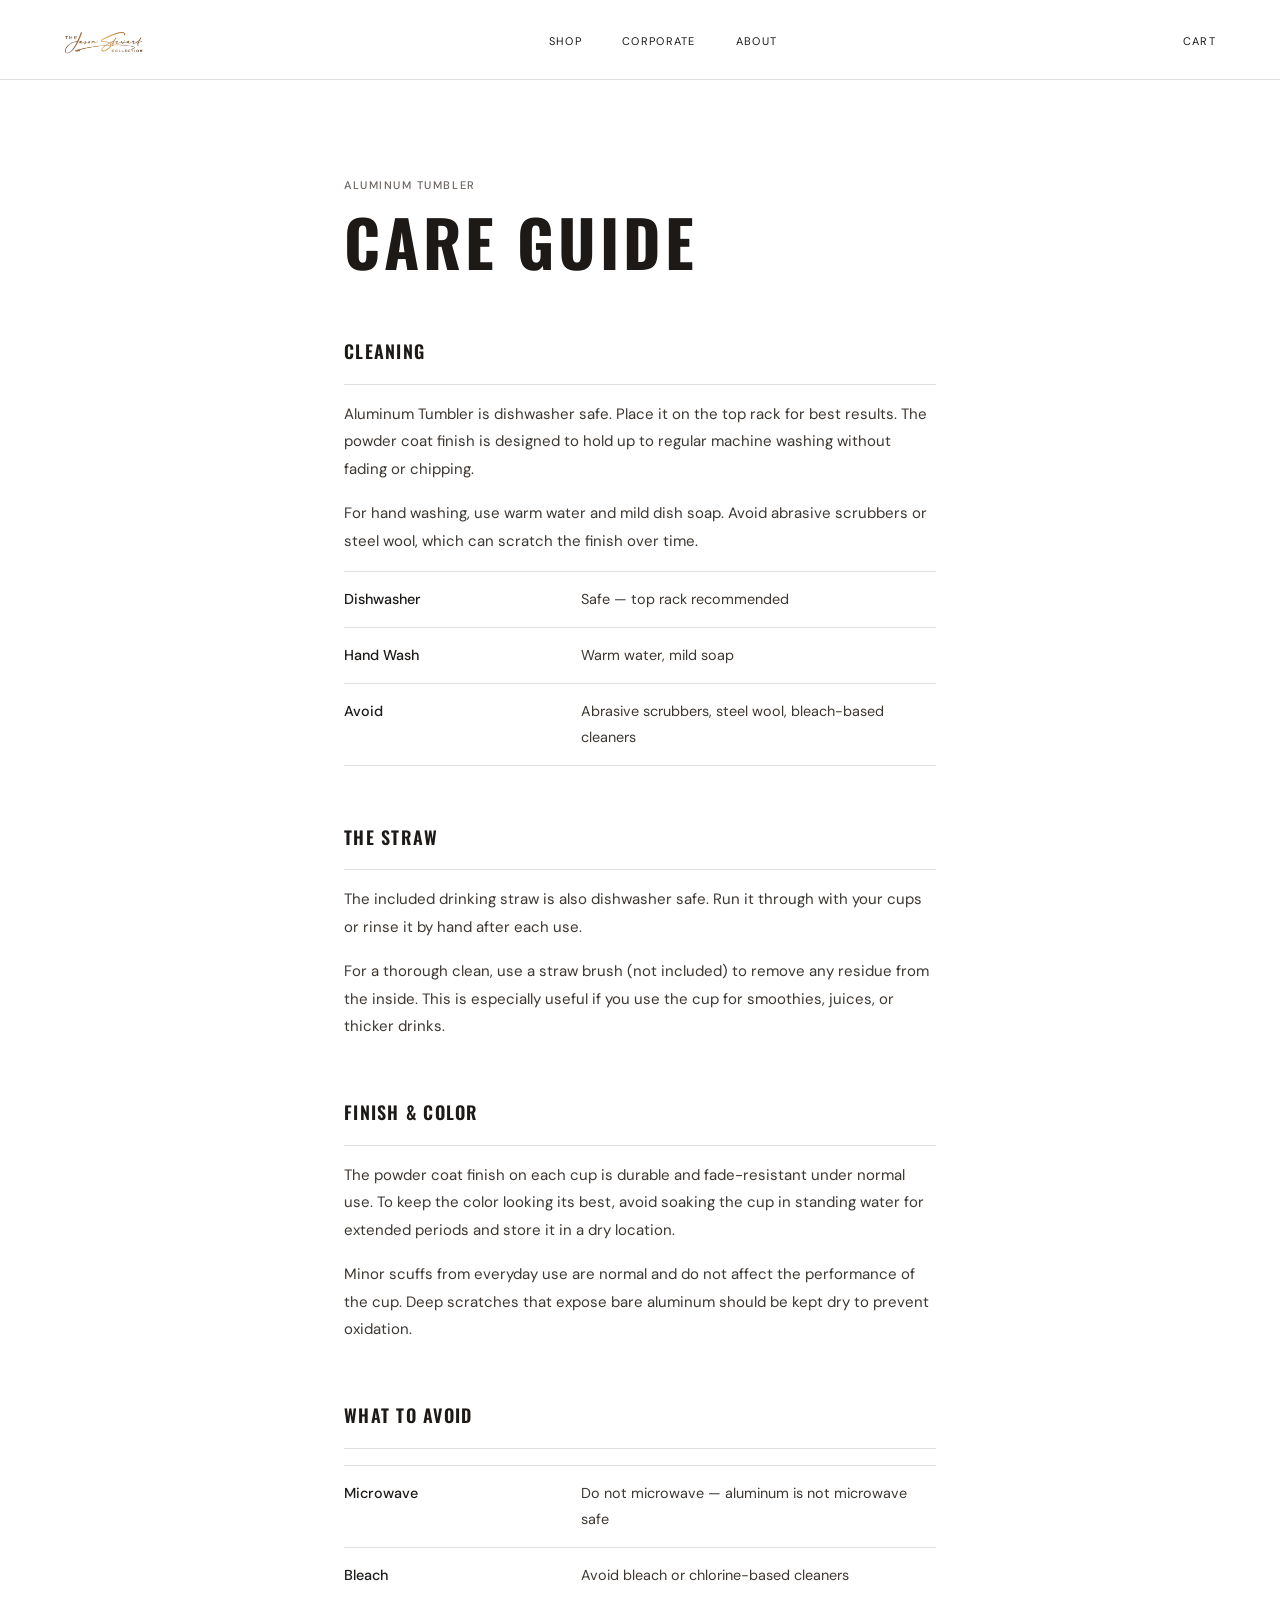
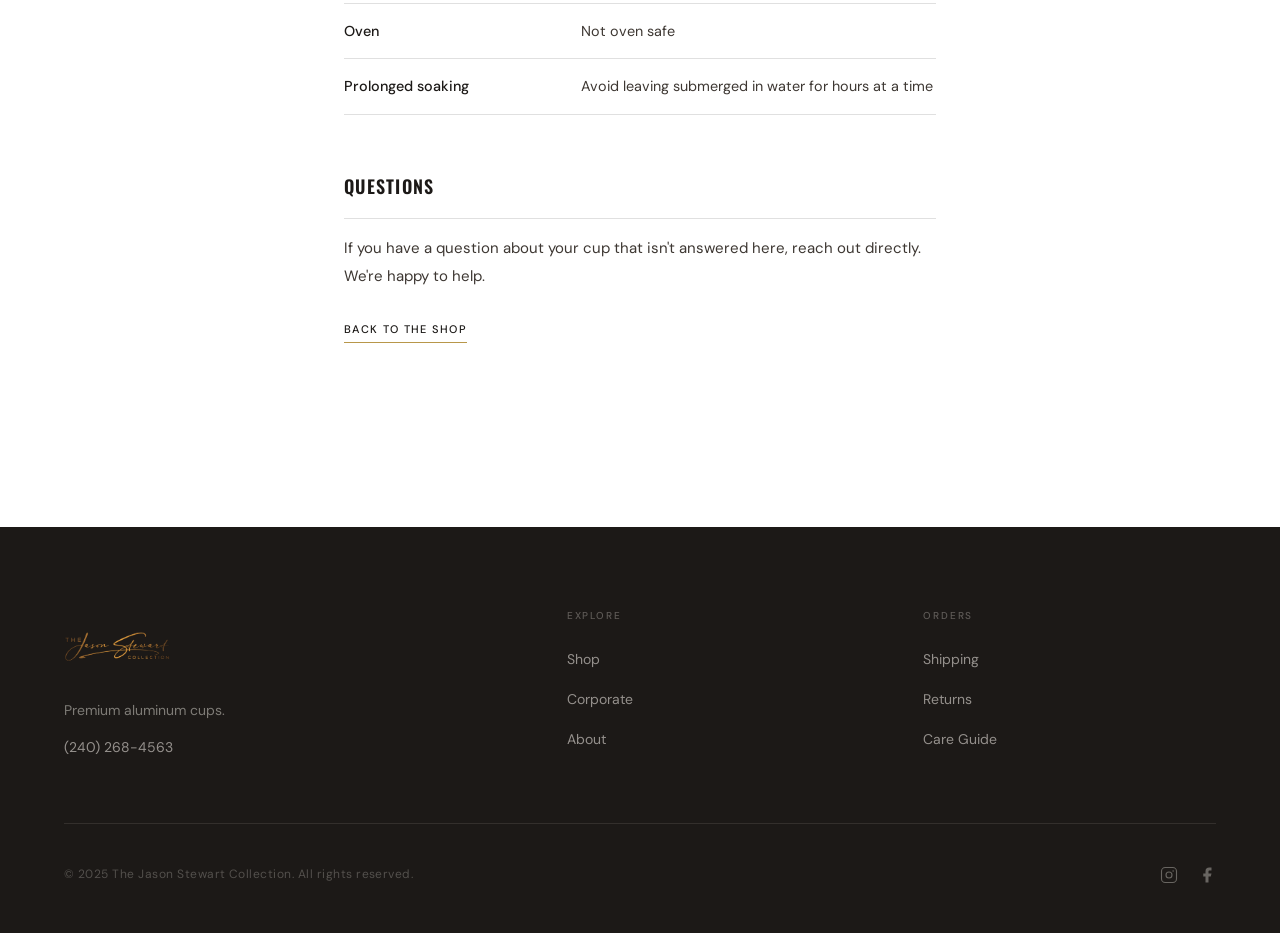
<file: care-guide.html>
<!DOCTYPE html>
<html lang="en">
<head>
  <meta charset="UTF-8" />
  <meta name="viewport" content="width=device-width, initial-scale=1.0" />
  <title>Care Guide — The Jason Stewart Collection</title>
  <meta name="description" content="How to care for your Stewart Cup — cleaning, storage, and keeping your aluminum cup looking its best." />
  <link rel="preconnect" href="https://fonts.googleapis.com" />
  <link rel="preconnect" href="https://fonts.gstatic.com" crossorigin />
  <link rel="stylesheet" href="styles.css" />
  <script src="analytics.js"></script>
  <style>
    .info-wrap {
      padding-top: calc(var(--nav-h) + 96px);
      padding-bottom: 128px;
      max-width: 720px;
      margin: 0 auto;
      padding-left: 64px;
      padding-right: 64px;
    }
    .info-headline {
      font-family: var(--f-display);
      font-size: clamp(2.5rem, 5vw, 4rem);
      font-weight: 700;
      letter-spacing: 0.06em;
      text-transform: uppercase;
      line-height: 0.95;
      color: var(--charcoal);
      margin: 16px 0 64px;
    }
    .info-section { margin-bottom: 56px; }
    .info-section-title {
      font-family: var(--f-display);
      font-size: 1.125rem;
      font-weight: 600;
      color: var(--charcoal);
      letter-spacing: 0.07em;
      text-transform: uppercase;
      margin-bottom: 16px;
      padding-bottom: 16px;
      border-bottom: 1px solid var(--stone);
    }
    .info-body {
      font-size: 0.9375rem;
      color: var(--charcoal-mid);
      line-height: 1.85;
    }
    .info-body p { margin-bottom: 16px; }
    .info-body p:last-child { margin-bottom: 0; }
    .info-table { width: 100%; border-collapse: collapse; margin-top: 8px; }
    .info-table tr { border-top: 1px solid var(--stone); }
    .info-table tr:last-child { border-bottom: 1px solid var(--stone); }
    .info-table td { padding: 14px 0; font-size: 0.9rem; color: var(--charcoal-mid); vertical-align: top; }
    .info-table .td-label { font-weight: 500; color: var(--charcoal); width: 40%; }
    .notice {
      background: var(--ivory-warm);
      border-left: 2px solid var(--champagne);
      padding: 20px 24px;
      margin-top: 24px;
      font-size: 0.9rem;
      color: var(--charcoal-mid);
      line-height: 1.75;
    }
    @media (max-width: 768px) {
      .info-wrap { padding: calc(var(--nav-h) + 56px) 24px 80px; }
    }
  </style>
</head>
<body>

  <!-- ─── Cart Drawer ──────────────────────────────────────── -->
  <div class="cart-overlay" id="cart-overlay" aria-hidden="true">
    <aside class="cart-drawer" id="cart-drawer" role="dialog" aria-label="Shopping cart" aria-modal="true">
      <div class="cart-header">
        <h2 class="cart-title f-display">Your Cart</h2>
        <button class="cart-close" id="cart-close" aria-label="Close cart">
          <svg width="20" height="20" viewBox="0 0 24 24" fill="none" stroke="currentColor" stroke-width="1.5" stroke-linecap="round">
            <path d="M18 6L6 18M6 6l12 12"/>
          </svg>
        </button>
      </div>
      <div class="cart-body" id="cart-body">
        <div class="cart-empty">
          <p class="cart-empty-text">Your cart is empty.</p>
          <a href="shop.html" class="btn btn-text">Explore the Collection</a>
        </div>
      </div>
      <div class="cart-footer">
        <div class="cart-subtotal">
          <span class="cart-subtotal-label">Subtotal</span>
          <span class="cart-subtotal-amount f-display" id="cart-total">—</span>
        </div>
        <p class="cart-note">Complimentary shipping on all orders. Gift packaging available at checkout.</p>
        <a href="shop.html" id="checkout-link" class="btn btn-fill" style="width:100%; justify-content:center; text-decoration:none;">Proceed to Checkout</a>
      </div>
    </aside>
  </div>

  <!-- ─── Navigation ──────────────────────────────────────── -->
  <nav class="site-nav is-ivory" id="site-nav" aria-label="Main navigation">
    <a href="index.html" class="nav-logo" aria-label="The Jason Stewart Collection — Home">
      <img src="black-cropped.png" alt="The Jason Stewart Collection" style="height:54px; width:auto; display:block;" />
    </a>
    <ul class="nav-links" role="list">
      <li><a href="shop.html"      class="nav-link">Shop</a></li>
      <li><a href="corporate.html" class="nav-link">Corporate</a></li>
      <li><a href="about.html"     class="nav-link">About</a></li>
    </ul>
    <div class="nav-actions">
      <div class="nav-cart-wrap">
        <a href="#" class="nav-link" id="cart-toggle" aria-label="Open cart">Cart</a>
        <span class="cart-badge" id="cart-badge" style="display:none;" aria-live="polite">0</span>
      </div>
    </div>
  </nav>

  <main class="info-wrap">

    <p class="label-caps">Aluminum Tumbler</p>
    <h1 class="info-headline">Care Guide</h1>

    <div class="info-section reveal">
      <h2 class="info-section-title f-display">Cleaning</h2>
      <div class="info-body">
        <p>Aluminum Tumbler is dishwasher safe. Place it on the top rack for best results. The powder coat finish is designed to hold up to regular machine washing without fading or chipping.</p>
        <p>For hand washing, use warm water and mild dish soap. Avoid abrasive scrubbers or steel wool, which can scratch the finish over time.</p>
        <table class="info-table" aria-label="Cleaning details">
          <tbody>
            <tr><td class="td-label">Dishwasher</td><td>Safe — top rack recommended</td></tr>
            <tr><td class="td-label">Hand Wash</td><td>Warm water, mild soap</td></tr>
            <tr><td class="td-label">Avoid</td><td>Abrasive scrubbers, steel wool, bleach-based cleaners</td></tr>
          </tbody>
        </table>
      </div>
    </div>

    <div class="info-section reveal">
      <h2 class="info-section-title f-display">The Straw</h2>
      <div class="info-body">
        <p>The included drinking straw is also dishwasher safe. Run it through with your cups or rinse it by hand after each use.</p>
        <p>For a thorough clean, use a straw brush (not included) to remove any residue from the inside. This is especially useful if you use the cup for smoothies, juices, or thicker drinks.</p>
      </div>
    </div>

    <div class="info-section reveal">
      <h2 class="info-section-title f-display">Finish & Color</h2>
      <div class="info-body">
        <p>The powder coat finish on each cup is durable and fade-resistant under normal use. To keep the color looking its best, avoid soaking the cup in standing water for extended periods and store it in a dry location.</p>
        <p>Minor scuffs from everyday use are normal and do not affect the performance of the cup. Deep scratches that expose bare aluminum should be kept dry to prevent oxidation.</p>
      </div>
    </div>

    <div class="info-section reveal">
      <h2 class="info-section-title f-display">What to Avoid</h2>
      <div class="info-body">
        <table class="info-table" aria-label="What to avoid">
          <tbody>
            <tr><td class="td-label">Microwave</td><td>Do not microwave — aluminum is not microwave safe</td></tr>
            <tr><td class="td-label">Bleach</td><td>Avoid bleach or chlorine-based cleaners</td></tr>
            <tr><td class="td-label">Oven</td><td>Not oven safe</td></tr>
            <tr><td class="td-label">Prolonged soaking</td><td>Avoid leaving submerged in water for hours at a time</td></tr>
          </tbody>
        </table>
      </div>
    </div>

    <div class="info-section reveal">
      <h2 class="info-section-title f-display">Questions</h2>
      <div class="info-body">
        <p>If you have a question about your cup that isn't answered here, reach out directly. We're happy to help.</p>
        <div style="margin-top:24px;">
          <a href="shop.html" class="btn btn-text">Back to the Shop</a>
        </div>
      </div>
    </div>

  </main>

  <!-- ─── Footer ───────────────────────────────────────────── -->
  <footer class="site-footer" aria-label="Site footer">
    <div class="footer-grid" style="grid-template-columns:1.5fr 1fr 1fr;">
      <div>
        <img src="black-cropped.png" alt="The Jason Stewart Collection" style="height:72px; width:auto; display:block; margin-bottom:12px;" />
        <p class="footer-tagline">Premium aluminum cups.</p>
        <a href="tel:+12402684563" class="footer-link" style="font-size:0.875rem; margin-top:12px; display:block;">(240) 268-4563</a>
      </div>
      <div>
        <span class="footer-col-title">Explore</span>
        <ul class="footer-links">
          <li><a href="shop.html"      class="footer-link">Shop</a></li>
          <li><a href="corporate.html" class="footer-link">Corporate</a></li>
          <li><a href="about.html"     class="footer-link">About</a></li>
        </ul>
      </div>
      <div>
        <span class="footer-col-title">Orders</span>
        <ul class="footer-links">
          <li><a href="shipping.html"   class="footer-link">Shipping</a></li>
          <li><a href="returns.html"    class="footer-link">Returns</a></li>
          <li><a href="care-guide.html" class="footer-link">Care Guide</a></li>
        </ul>
      </div>
    </div>
    <div class="footer-bottom">
      <p class="footer-copy">&copy; 2025 The Jason Stewart Collection. All rights reserved.</p>
      <div class="social-links">
        <a href="https://www.instagram.com/thejasonstewartcollection/" class="social-link" aria-label="Instagram" target="_blank" rel="noopener noreferrer">
          <svg width="18" height="18" viewBox="0 0 24 24" fill="none" stroke="currentColor" stroke-width="1.5" stroke-linecap="round" stroke-linejoin="round" aria-hidden="true"><rect x="2" y="2" width="20" height="20" rx="5"/><circle cx="12" cy="12" r="4"/><circle cx="17.5" cy="6.5" r="1" fill="currentColor" stroke="none"/></svg>
        </a>
        <a href="https://www.facebook.com/profile.php?id=61577875621210" class="social-link" aria-label="Facebook" target="_blank" rel="noopener noreferrer">
          <svg width="18" height="18" viewBox="0 0 24 24" fill="currentColor" aria-hidden="true"><path d="M18 2h-3a5 5 0 0 0-5 5v3H7v4h3v8h4v-8h3l1-4h-4V7a1 1 0 0 1 1-1h3z"/></svg>
        </a>
      </div>
    </div>
  </footer>

  <script src="script.js"></script>
</body>
</html>
</file>
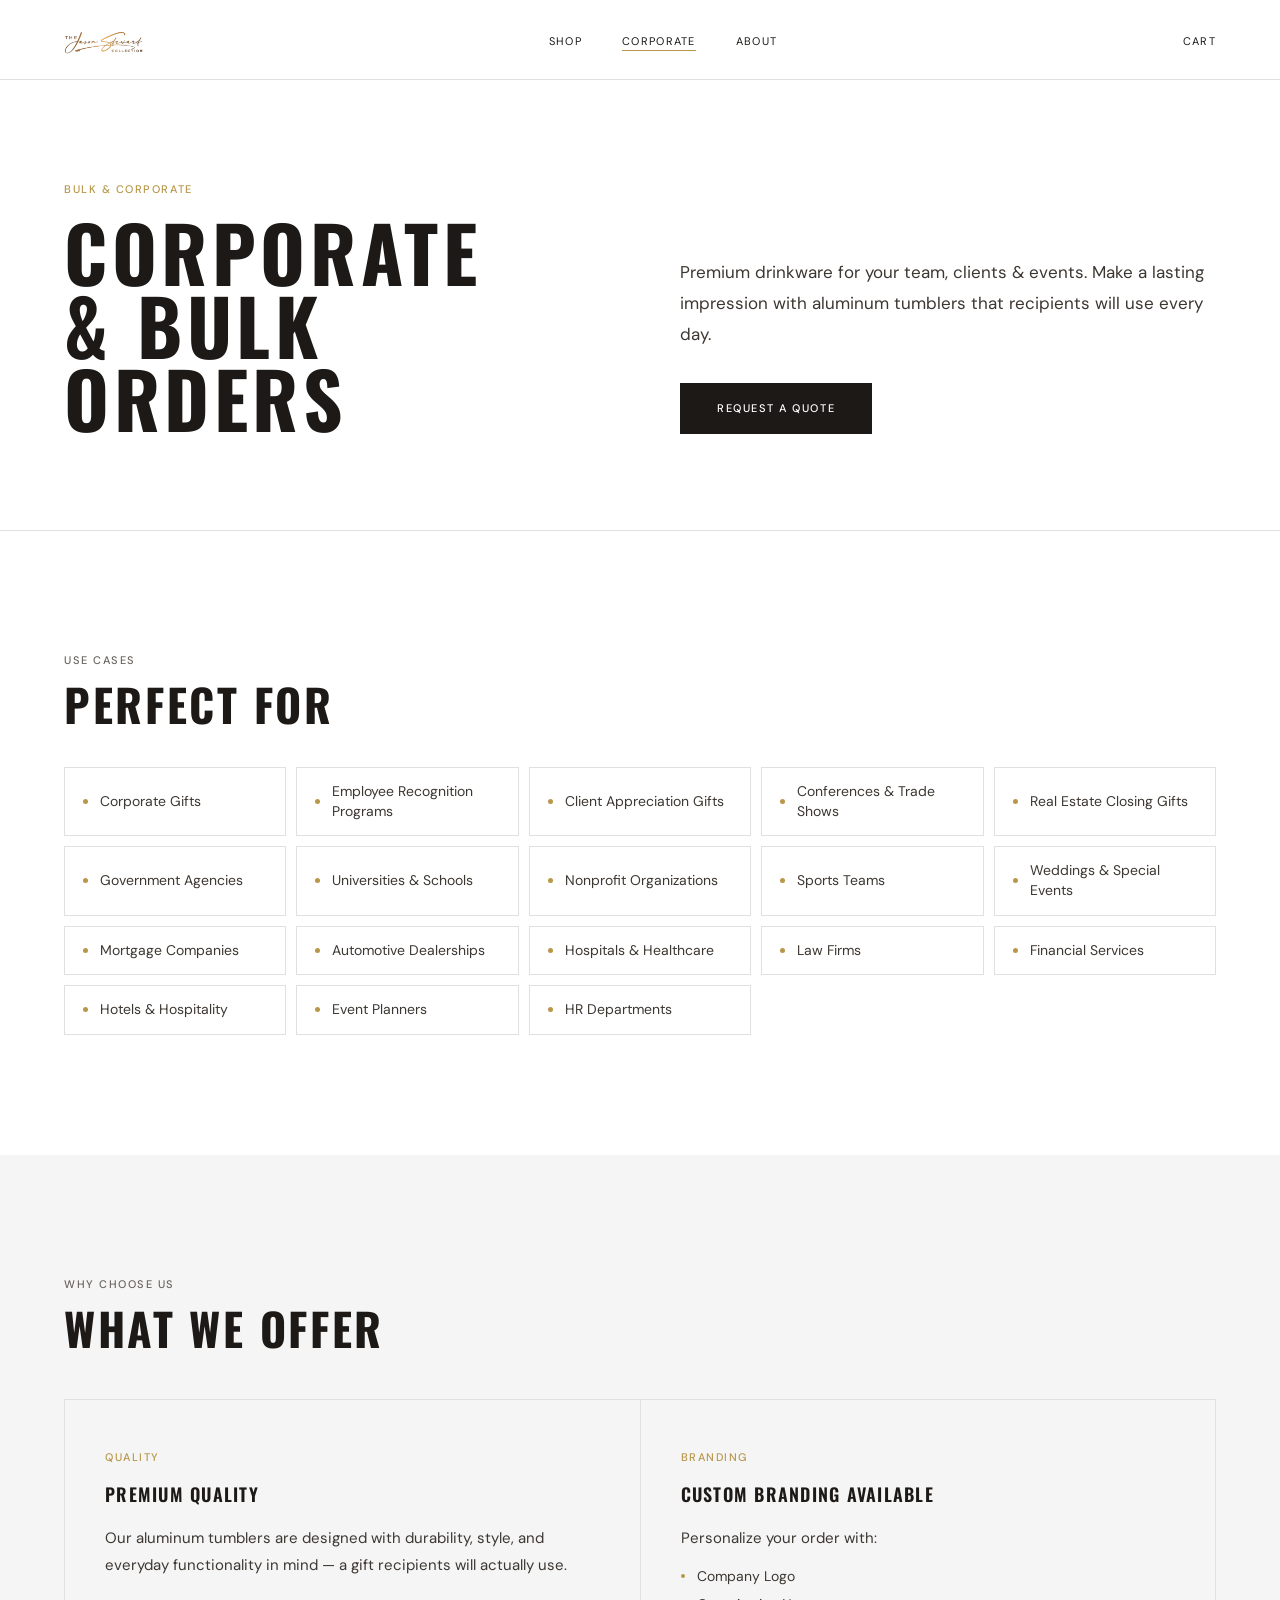
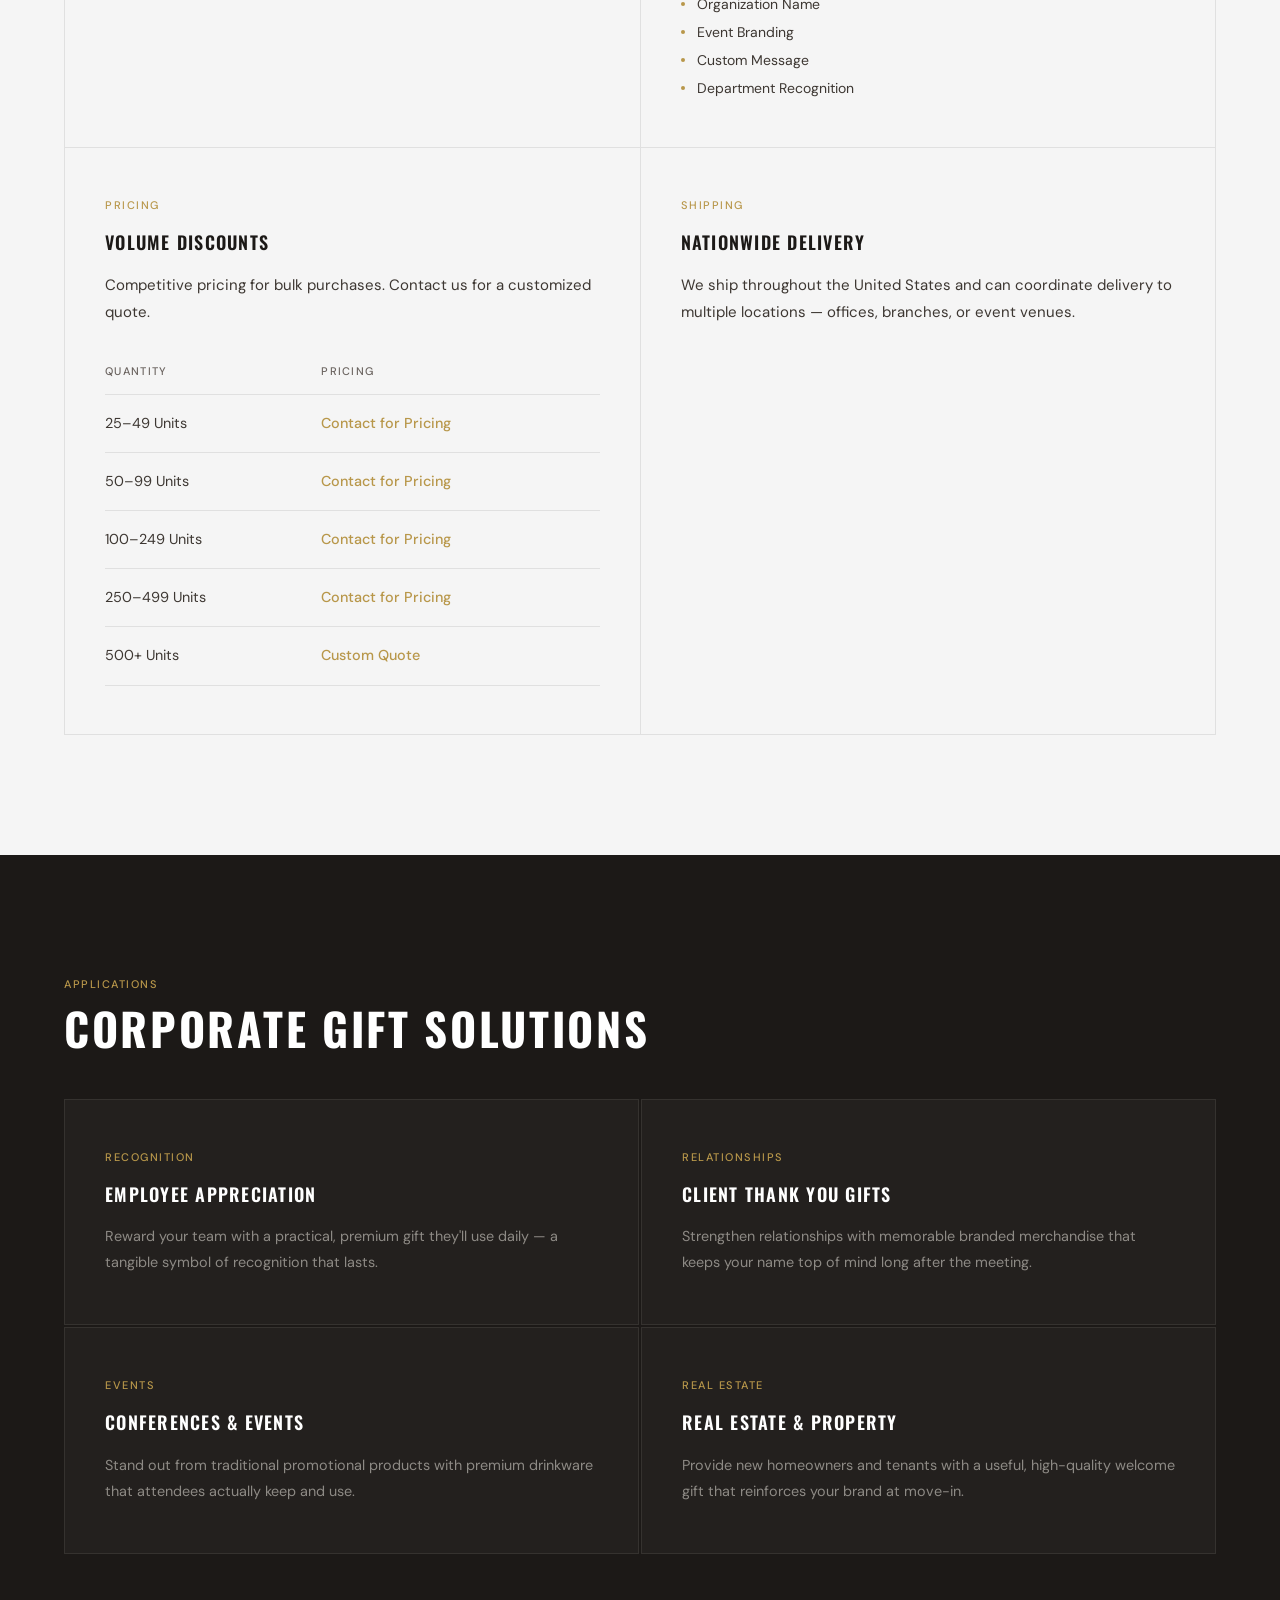
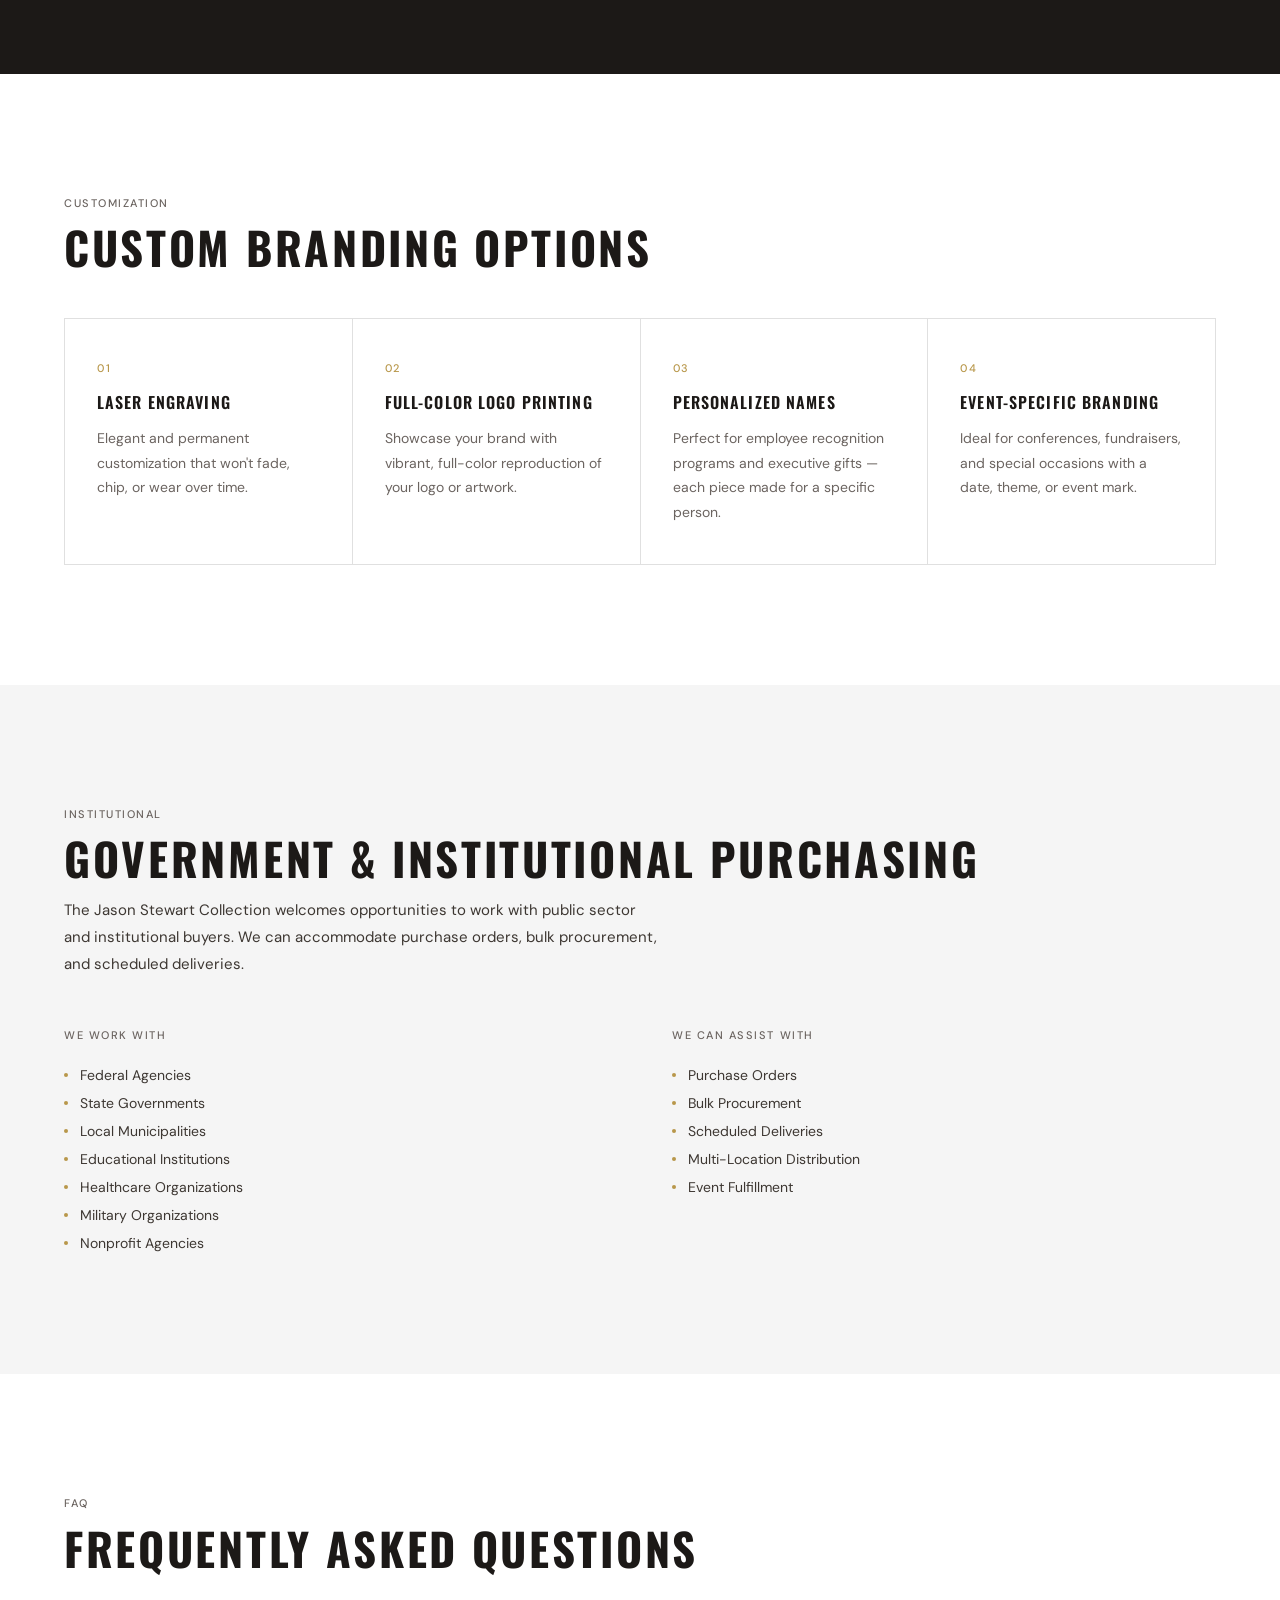
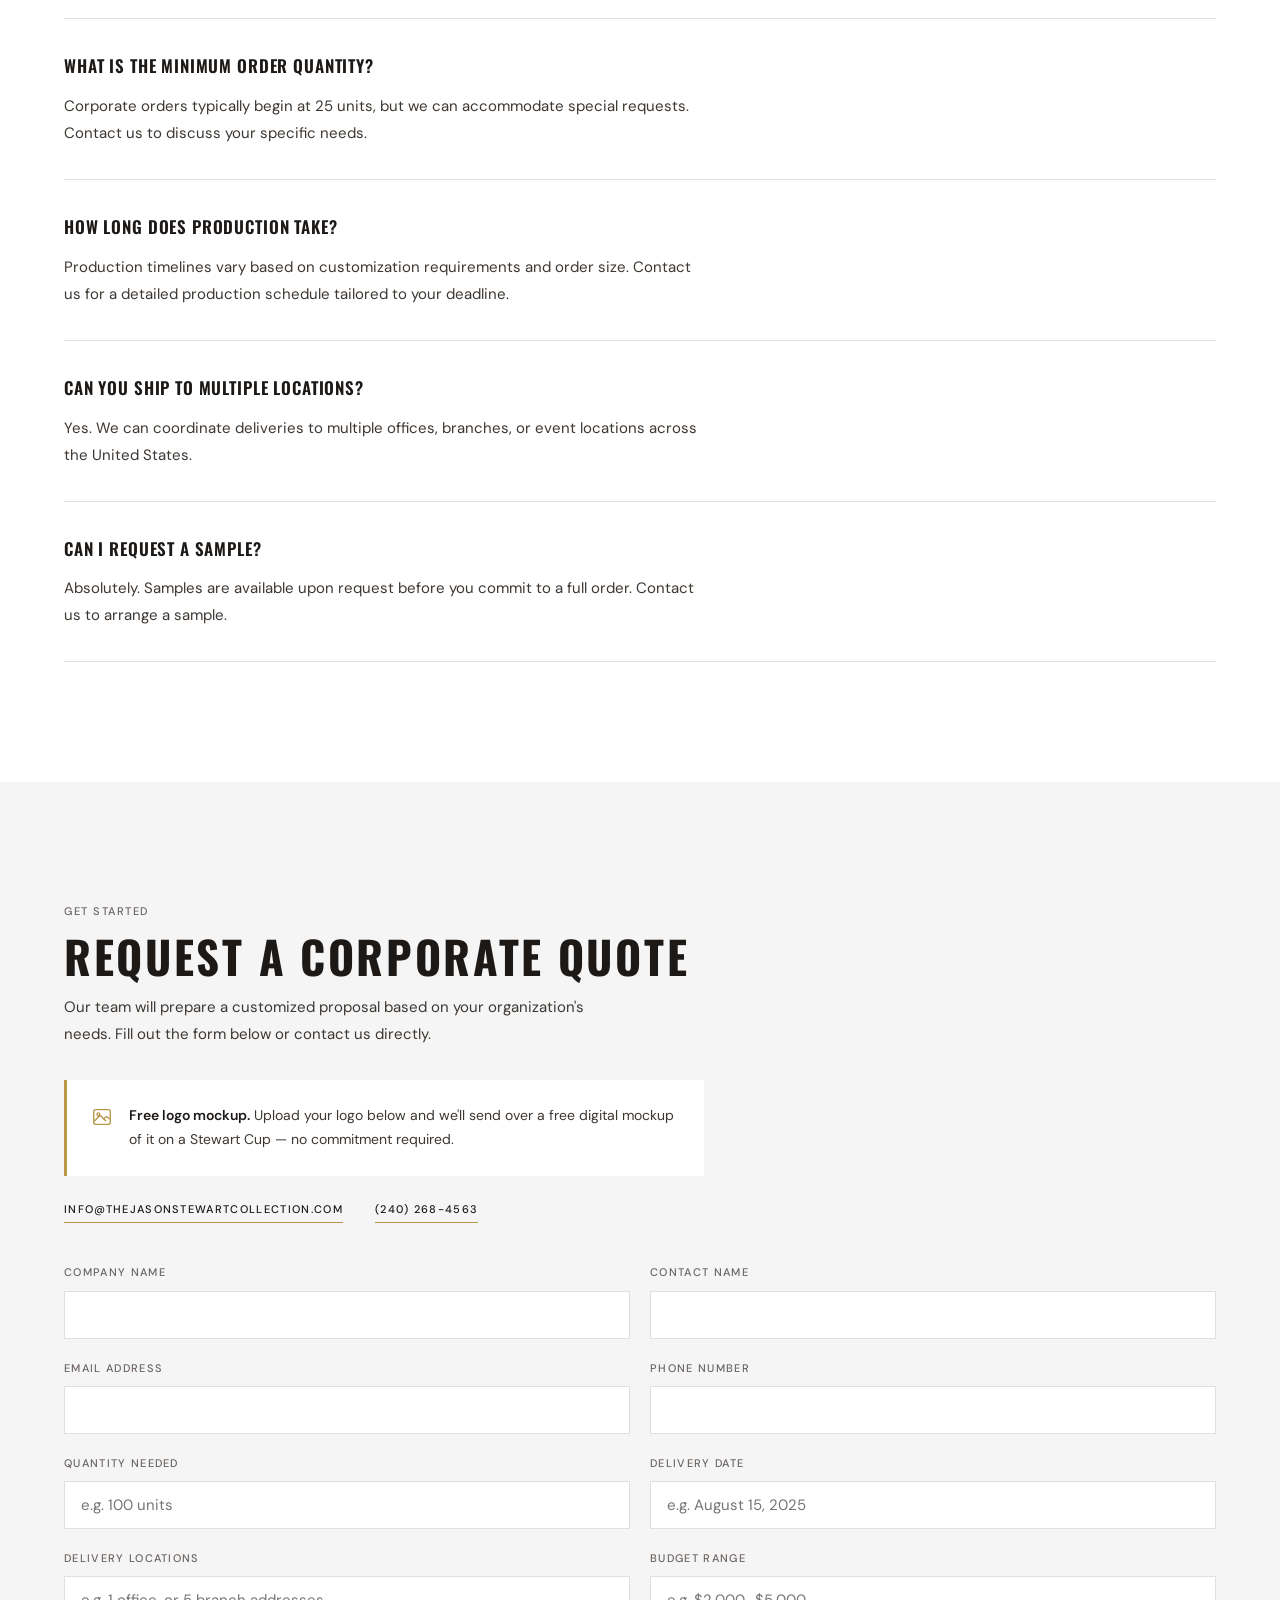
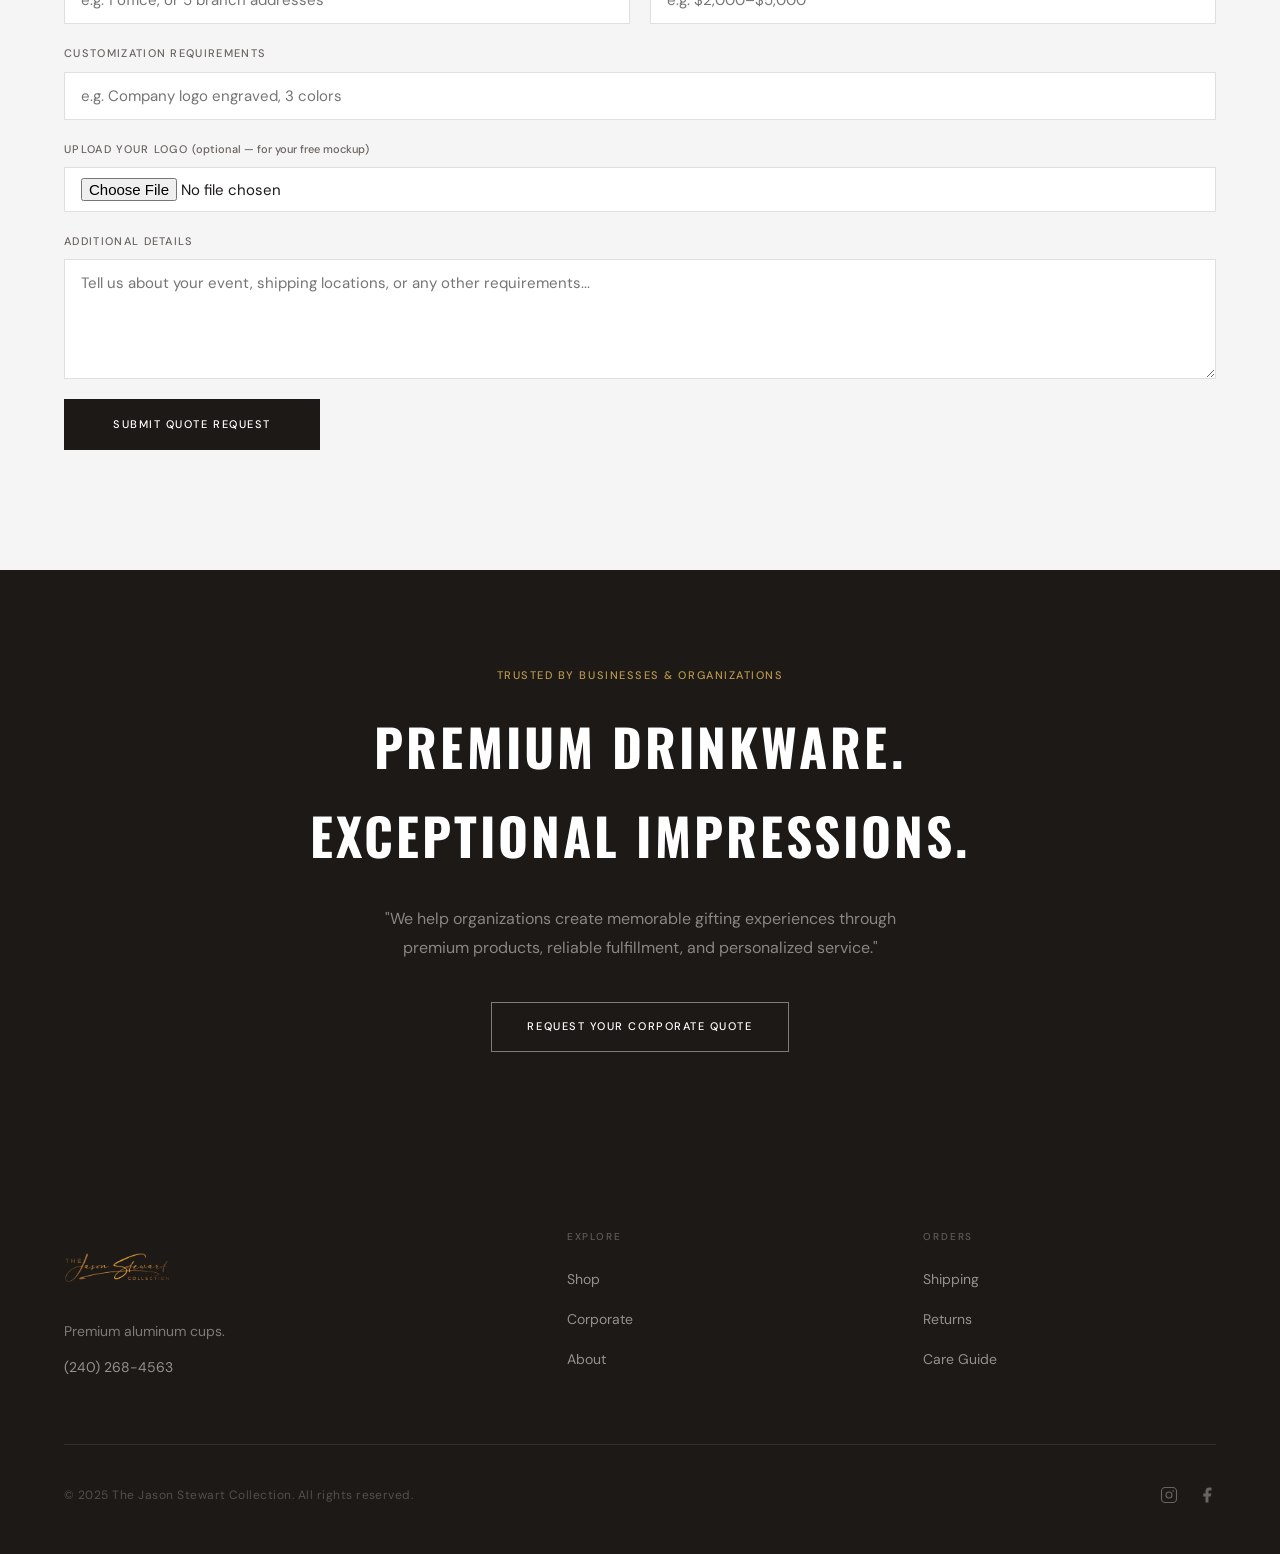
<file: corporate.html>
<!DOCTYPE html>
<html lang="en">
<head>
  <meta charset="UTF-8" />
  <meta name="viewport" content="width=device-width, initial-scale=1.0" />
  <title>Corporate & Bulk Orders — The Jason Stewart Collection</title>
  <meta name="description" content="Premium aluminum tumblers for corporate gifts, employee recognition, events, and bulk orders. Volume discounts available." />
  <link rel="preconnect" href="https://fonts.googleapis.com" />
  <link rel="preconnect" href="https://fonts.gstatic.com" crossorigin />
  <link rel="stylesheet" href="styles.css" />
  <script src="analytics.js"></script>
  <style>
    /* ── Hero ──────────────────────────────────────────────── */
    .corp-hero {
      padding-top: calc(var(--nav-h) + 100px);
      padding-bottom: 96px;
      padding-left: 64px;
      padding-right: 64px;
      border-bottom: 1px solid var(--stone);
      display: grid;
      grid-template-columns: 1fr 1fr;
      gap: 80px;
      align-items: end;
    }
    .corp-hero-headline {
      font-family: var(--f-display);
      font-size: clamp(3rem, 6vw, 5.5rem);
      font-weight: 700;
      letter-spacing: 0.06em;
      text-transform: uppercase;
      line-height: 0.95;
      color: var(--charcoal);
      margin: 16px 0 0;
    }
    .corp-hero-sub {
      font-size: 1.0625rem;
      color: var(--charcoal-mid);
      line-height: 1.85;
      margin-bottom: 32px;
    }

    /* ── Perfect For ───────────────────────────────────────── */
    .perfect-grid {
      display: grid;
      grid-template-columns: repeat(auto-fill, minmax(220px, 1fr));
      gap: 10px;
      margin-top: 32px;
    }
    .perfect-item {
      display: flex;
      align-items: center;
      gap: 12px;
      padding: 14px 18px;
      border: 1px solid var(--stone);
      font-size: 0.875rem;
      color: var(--charcoal-mid);
      line-height: 1.4;
    }
    .perfect-dot {
      width: 5px;
      height: 5px;
      background: var(--champagne);
      border-radius: 50%;
      flex-shrink: 0;
    }

    /* ── Why Choose ────────────────────────────────────────── */
    .value-grid {
      display: grid;
      grid-template-columns: repeat(2, 1fr);
      gap: 0;
      margin-top: 48px;
      border-top: 1px solid var(--stone);
      border-left: 1px solid var(--stone);
    }
    .value-item {
      padding: 48px 40px;
      border-right: 1px solid var(--stone);
      border-bottom: 1px solid var(--stone);
    }
    .value-heading {
      font-family: var(--f-display);
      font-size: 1.125rem;
      font-weight: 600;
      letter-spacing: 0.07em;
      text-transform: uppercase;
      color: var(--charcoal);
      margin: 12px 0 14px;
    }
    .value-body {
      font-size: 0.9375rem;
      color: var(--charcoal-mid);
      line-height: 1.8;
    }
    .bullet-list {
      margin-top: 14px;
      display: flex;
      flex-direction: column;
      gap: 7px;
      list-style: none;
    }
    .bullet-list li {
      font-size: 0.875rem;
      color: var(--charcoal-mid);
      padding-left: 16px;
      position: relative;
      line-height: 1.5;
    }
    .bullet-list li::before {
      content: '';
      position: absolute;
      left: 0;
      top: 8px;
      width: 4px;
      height: 4px;
      background: var(--champagne);
      border-radius: 50%;
    }

    /* ── Discount table ────────────────────────────────────── */
    .discount-table {
      width: 100%;
      border-collapse: collapse;
      margin-top: 24px;
    }
    .discount-table th {
      font-size: 0.6875rem;
      font-weight: 500;
      letter-spacing: 0.12em;
      text-transform: uppercase;
      color: var(--charcoal-muted);
      padding: 12px 0;
      border-bottom: 1px solid var(--stone);
      text-align: left;
    }
    .discount-table td {
      padding: 16px 0;
      font-size: 0.9rem;
      color: var(--charcoal-mid);
      border-bottom: 1px solid var(--stone);
    }
    .discount-table td:last-child { color: var(--champagne); font-weight: 500; }

    /* ── Solutions (dark) ──────────────────────────────────── */
    .solutions-grid {
      display: grid;
      grid-template-columns: repeat(2, 1fr);
      gap: 2px;
      margin-top: 48px;
    }
    .solution-item {
      padding: 48px 40px;
      background: rgba(255,255,255,0.03);
      border: 1px solid rgba(213,206,197,0.1);
    }
    .solution-title {
      font-family: var(--f-display);
      font-size: 1.125rem;
      font-weight: 600;
      letter-spacing: 0.07em;
      text-transform: uppercase;
      color: var(--ivory);
      margin: 12px 0 14px;
    }
    .solution-body {
      font-size: 0.9rem;
      color: rgba(247,243,236,0.5);
      line-height: 1.8;
    }

    /* ── Branding options ──────────────────────────────────── */
    .branding-grid {
      display: grid;
      grid-template-columns: repeat(4, 1fr);
      gap: 0;
      margin-top: 48px;
      border-top: 1px solid var(--stone);
      border-left: 1px solid var(--stone);
    }
    .branding-item {
      padding: 40px 32px;
      border-right: 1px solid var(--stone);
      border-bottom: 1px solid var(--stone);
    }
    .branding-title {
      font-family: var(--f-display);
      font-size: 1rem;
      font-weight: 600;
      letter-spacing: 0.07em;
      text-transform: uppercase;
      color: var(--charcoal);
      margin: 10px 0 10px;
    }
    .branding-body {
      font-size: 0.875rem;
      color: var(--charcoal-muted);
      line-height: 1.75;
    }

    /* ── Government section ────────────────────────────────── */
    .gov-grid {
      display: grid;
      grid-template-columns: 1fr 1fr;
      gap: 64px;
      margin-top: 48px;
    }
    .gov-col-title {
      font-size: 0.6875rem;
      font-weight: 500;
      letter-spacing: 0.14em;
      text-transform: uppercase;
      color: var(--charcoal-muted);
      display: block;
      margin-bottom: 20px;
    }

    /* ── FAQ ───────────────────────────────────────────────── */
    .faq-item {
      border-top: 1px solid var(--stone);
      padding: 32px 0;
    }
    .faq-item:last-child { border-bottom: 1px solid var(--stone); }
    .faq-q {
      font-family: var(--f-display);
      font-size: 1.0625rem;
      font-weight: 600;
      letter-spacing: 0.05em;
      text-transform: uppercase;
      color: var(--charcoal);
      margin-bottom: 12px;
    }
    .faq-a {
      font-size: 0.9375rem;
      color: var(--charcoal-mid);
      line-height: 1.8;
      max-width: 640px;
    }

    /* ── Quote form ────────────────────────────────────────── */
    .quote-form {
      display: grid;
      grid-template-columns: 1fr 1fr;
      gap: 20px;
      margin-top: 40px;
    }
    .form-field { display: flex; flex-direction: column; gap: 8px; }
    .form-field.full { grid-column: 1 / -1; }
    .form-label {
      font-size: 0.6875rem;
      font-weight: 500;
      letter-spacing: 0.12em;
      text-transform: uppercase;
      color: var(--charcoal-muted);
    }
    .form-input,
    .form-textarea {
      font-family: var(--f-sans);
      font-size: 0.9375rem;
      color: var(--charcoal);
      background: var(--ivory);
      border: 1px solid var(--stone);
      padding: 13px 16px;
      outline: none;
      transition: border-color 250ms var(--ease);
      width: 100%;
      border-radius: 0;
      -webkit-appearance: none;
    }
    .form-textarea { resize: vertical; min-height: 120px; }
    .form-input:focus,
    .form-textarea:focus { border-color: var(--champagne); }

    /* ── CTA strip ─────────────────────────────────────────── */
    .cta-strip {
      background: var(--charcoal);
      padding: 96px 64px;
      text-align: center;
    }
    .cta-strip-headline {
      font-family: var(--f-display);
      font-size: clamp(2rem, 4vw, 3.5rem);
      font-weight: 700;
      letter-spacing: 0.06em;
      text-transform: uppercase;
      color: var(--ivory);
      margin: 16px 0 24px;
    }
    .cta-strip-sub {
      font-size: 1rem;
      color: rgba(247,243,236,0.5);
      line-height: 1.8;
      max-width: 520px;
      margin: 0 auto 40px;
    }

    /* ── Mobile ────────────────────────────────────────────── */
    @media (max-width: 900px) {
      .corp-hero { grid-template-columns: 1fr; gap: 32px; padding: calc(var(--nav-h) + 56px) 24px 64px; }
      .value-grid { grid-template-columns: 1fr; }
      .solutions-grid { grid-template-columns: 1fr; }
      .branding-grid { grid-template-columns: 1fr 1fr; }
      .gov-grid { grid-template-columns: 1fr; gap: 40px; }
      .quote-form { grid-template-columns: 1fr; }
      .form-field.full { grid-column: 1; }
      .cta-strip { padding: 72px 24px; }
    }
    @media (max-width: 768px) {
      .perfect-grid { grid-template-columns: 1fr 1fr; }
      .branding-grid { grid-template-columns: 1fr; }
    }
  </style>
</head>
<body>

  <!-- ─── Cart Drawer ──────────────────────────────────────── -->
  <div class="cart-overlay" id="cart-overlay" aria-hidden="true">
    <aside class="cart-drawer" id="cart-drawer" role="dialog" aria-label="Shopping cart" aria-modal="true">
      <div class="cart-header">
        <h2 class="cart-title f-display">Your Cart</h2>
        <button class="cart-close" id="cart-close" aria-label="Close cart">
          <svg width="20" height="20" viewBox="0 0 24 24" fill="none" stroke="currentColor" stroke-width="1.5" stroke-linecap="round"><path d="M18 6L6 18M6 6l12 12"/></svg>
        </button>
      </div>
      <div class="cart-body" id="cart-body">
        <div class="cart-empty">
          <p class="cart-empty-text">Your cart is empty.</p>
          <a href="shop.html" class="btn btn-text">Explore the Collection</a>
        </div>
      </div>
      <div class="cart-footer">
        <div class="cart-subtotal">
          <span class="cart-subtotal-label">Subtotal</span>
          <span class="cart-subtotal-amount f-display" id="cart-total">—</span>
        </div>
        <p class="cart-note">Complimentary shipping on all orders. Gift packaging available at checkout.</p>
        <a href="shop.html" id="checkout-link" class="btn btn-fill" style="width:100%; justify-content:center; text-decoration:none;">Proceed to Checkout</a>
      </div>
    </aside>
  </div>

  <!-- ─── Navigation ──────────────────────────────────────── -->
  <nav class="site-nav is-ivory" id="site-nav" aria-label="Main navigation">
    <a href="index.html" class="nav-logo" aria-label="The Jason Stewart Collection — Home">
      <img src="black-cropped.png" alt="The Jason Stewart Collection" style="height:54px; width:auto; display:block;" />
    </a>
    <ul class="nav-links" role="list">
      <li><a href="shop.html"      class="nav-link">Shop</a></li>
      <li><a href="corporate.html" class="nav-link active">Corporate</a></li>
      <li><a href="about.html"     class="nav-link">About</a></li>
    </ul>
    <div class="nav-actions">
      <div class="nav-cart-wrap">
        <a href="#" class="nav-link" id="cart-toggle" aria-label="Open cart">Cart</a>
        <span class="cart-badge" id="cart-badge" style="display:none;" aria-live="polite">0</span>
      </div>
    </div>
  </nav>

  <main>

    <!-- ─── Hero ─────────────────────────────────────────────── -->
    <header class="corp-hero">
      <div>
        <p class="label-accent">Bulk &amp; Corporate</p>
        <h1 class="corp-hero-headline">Corporate<br>&amp; Bulk<br>Orders</h1>
      </div>
      <div>
        <p class="corp-hero-sub">Premium drinkware for your team, clients &amp; events. Make a lasting impression with aluminum tumblers that recipients will use every day.</p>
        <a href="#quote" class="btn btn-fill">Request a Quote</a>
      </div>
    </header>

    <!-- ─── Perfect For ─────────────────────────────────────── -->
    <section class="section" aria-labelledby="perfect-heading">
      <p class="label-caps reveal">Use Cases</p>
      <h2 class="section-headline reveal reveal-delay-1" id="perfect-heading" style="font-family:var(--f-display); font-size:clamp(2rem,3.5vw,3rem); font-weight:700; letter-spacing:0.06em; text-transform:uppercase; line-height:1.0; color:var(--charcoal); margin-top:12px;">Perfect For</h2>
      <div class="perfect-grid" style="margin-top:40px;">
        <div class="perfect-item reveal"><span class="perfect-dot"></span>Corporate Gifts</div>
        <div class="perfect-item reveal reveal-delay-1"><span class="perfect-dot"></span>Employee Recognition Programs</div>
        <div class="perfect-item reveal reveal-delay-2"><span class="perfect-dot"></span>Client Appreciation Gifts</div>
        <div class="perfect-item reveal"><span class="perfect-dot"></span>Conferences &amp; Trade Shows</div>
        <div class="perfect-item reveal reveal-delay-1"><span class="perfect-dot"></span>Real Estate Closing Gifts</div>
        <div class="perfect-item reveal reveal-delay-2"><span class="perfect-dot"></span>Government Agencies</div>
        <div class="perfect-item reveal"><span class="perfect-dot"></span>Universities &amp; Schools</div>
        <div class="perfect-item reveal reveal-delay-1"><span class="perfect-dot"></span>Nonprofit Organizations</div>
        <div class="perfect-item reveal reveal-delay-2"><span class="perfect-dot"></span>Sports Teams</div>
        <div class="perfect-item reveal"><span class="perfect-dot"></span>Weddings &amp; Special Events</div>
        <div class="perfect-item reveal reveal-delay-1"><span class="perfect-dot"></span>Mortgage Companies</div>
        <div class="perfect-item reveal reveal-delay-2"><span class="perfect-dot"></span>Automotive Dealerships</div>
        <div class="perfect-item reveal"><span class="perfect-dot"></span>Hospitals &amp; Healthcare</div>
        <div class="perfect-item reveal reveal-delay-1"><span class="perfect-dot"></span>Law Firms</div>
        <div class="perfect-item reveal reveal-delay-2"><span class="perfect-dot"></span>Financial Services</div>
        <div class="perfect-item reveal"><span class="perfect-dot"></span>Hotels &amp; Hospitality</div>
        <div class="perfect-item reveal reveal-delay-1"><span class="perfect-dot"></span>Event Planners</div>
        <div class="perfect-item reveal reveal-delay-2"><span class="perfect-dot"></span>HR Departments</div>
      </div>
    </section>

    <!-- ─── Why Choose ─────────────────────────────────────── -->
    <section class="section section-warm" aria-labelledby="why-heading">
      <p class="label-caps reveal">Why Choose Us</p>
      <h2 style="font-family:var(--f-display); font-size:clamp(2rem,3.5vw,3rem); font-weight:700; letter-spacing:0.06em; text-transform:uppercase; line-height:1.0; color:var(--charcoal); margin-top:12px;" class="reveal reveal-delay-1" id="why-heading">What We Offer</h2>

      <div class="value-grid">

        <div class="value-item reveal">
          <p class="label-accent">Quality</p>
          <h3 class="value-heading">Premium Quality</h3>
          <p class="value-body">Our aluminum tumblers are designed with durability, style, and everyday functionality in mind — a gift recipients will actually use.</p>
        </div>

        <div class="value-item reveal reveal-delay-1">
          <p class="label-accent">Branding</p>
          <h3 class="value-heading">Custom Branding Available</h3>
          <p class="value-body">Personalize your order with:</p>
          <ul class="bullet-list">
            <li>Company Logo</li>
            <li>Organization Name</li>
            <li>Event Branding</li>
            <li>Custom Message</li>
            <li>Department Recognition</li>
          </ul>
        </div>

        <div class="value-item reveal">
          <p class="label-accent">Pricing</p>
          <h3 class="value-heading">Volume Discounts</h3>
          <p class="value-body">Competitive pricing for bulk purchases. Contact us for a customized quote.</p>
          <table class="discount-table" aria-label="Volume discount tiers">
            <thead>
              <tr>
                <th>Quantity</th>
                <th>Pricing</th>
              </tr>
            </thead>
            <tbody>
              <tr><td>25–49 Units</td><td>Contact for Pricing</td></tr>
              <tr><td>50–99 Units</td><td>Contact for Pricing</td></tr>
              <tr><td>100–249 Units</td><td>Contact for Pricing</td></tr>
              <tr><td>250–499 Units</td><td>Contact for Pricing</td></tr>
              <tr><td>500+ Units</td><td>Custom Quote</td></tr>
            </tbody>
          </table>
        </div>

        <div class="value-item reveal reveal-delay-1">
          <p class="label-accent">Shipping</p>
          <h3 class="value-heading">Nationwide Delivery</h3>
          <p class="value-body">We ship throughout the United States and can coordinate delivery to multiple locations — offices, branches, or event venues.</p>
        </div>

      </div>
    </section>

    <!-- ─── Corporate Gift Solutions ───────────────────────── -->
    <section class="section section-dark" aria-labelledby="solutions-heading">
      <p class="label-accent reveal">Applications</p>
      <h2 style="font-family:var(--f-display); font-size:clamp(2rem,3.5vw,3rem); font-weight:700; letter-spacing:0.06em; text-transform:uppercase; line-height:1.0; color:var(--ivory); margin-top:12px;" class="reveal reveal-delay-1" id="solutions-heading">Corporate Gift Solutions</h2>

      <div class="solutions-grid">

        <div class="solution-item reveal">
          <p class="label-accent">Recognition</p>
          <h3 class="solution-title">Employee Appreciation</h3>
          <p class="solution-body">Reward your team with a practical, premium gift they'll use daily — a tangible symbol of recognition that lasts.</p>
        </div>

        <div class="solution-item reveal reveal-delay-1">
          <p class="label-accent">Relationships</p>
          <h3 class="solution-title">Client Thank You Gifts</h3>
          <p class="solution-body">Strengthen relationships with memorable branded merchandise that keeps your name top of mind long after the meeting.</p>
        </div>

        <div class="solution-item reveal">
          <p class="label-accent">Events</p>
          <h3 class="solution-title">Conferences &amp; Events</h3>
          <p class="solution-body">Stand out from traditional promotional products with premium drinkware that attendees actually keep and use.</p>
        </div>

        <div class="solution-item reveal reveal-delay-1">
          <p class="label-accent">Real Estate</p>
          <h3 class="solution-title">Real Estate &amp; Property</h3>
          <p class="solution-body">Provide new homeowners and tenants with a useful, high-quality welcome gift that reinforces your brand at move-in.</p>
        </div>

      </div>
    </section>

    <!-- ─── Custom Branding Options ────────────────────────── -->
    <section class="section" aria-labelledby="branding-heading">
      <p class="label-caps reveal">Customization</p>
      <h2 style="font-family:var(--f-display); font-size:clamp(2rem,3.5vw,3rem); font-weight:700; letter-spacing:0.06em; text-transform:uppercase; line-height:1.0; color:var(--charcoal); margin-top:12px;" class="reveal reveal-delay-1" id="branding-heading">Custom Branding Options</h2>

      <div class="branding-grid">
        <div class="branding-item reveal">
          <p class="label-accent">01</p>
          <h3 class="branding-title">Laser Engraving</h3>
          <p class="branding-body">Elegant and permanent customization that won't fade, chip, or wear over time.</p>
        </div>
        <div class="branding-item reveal reveal-delay-1">
          <p class="label-accent">02</p>
          <h3 class="branding-title">Full-Color Logo Printing</h3>
          <p class="branding-body">Showcase your brand with vibrant, full-color reproduction of your logo or artwork.</p>
        </div>
        <div class="branding-item reveal reveal-delay-2">
          <p class="label-accent">03</p>
          <h3 class="branding-title">Personalized Names</h3>
          <p class="branding-body">Perfect for employee recognition programs and executive gifts — each piece made for a specific person.</p>
        </div>
        <div class="branding-item reveal reveal-delay-3">
          <p class="label-accent">04</p>
          <h3 class="branding-title">Event-Specific Branding</h3>
          <p class="branding-body">Ideal for conferences, fundraisers, and special occasions with a date, theme, or event mark.</p>
        </div>
      </div>
    </section>

    <!-- ─── Government & Institutional ────────────────────── -->
    <section class="section section-warm" aria-labelledby="gov-heading">
      <p class="label-caps reveal">Institutional</p>
      <h2 style="font-family:var(--f-display); font-size:clamp(2rem,3.5vw,3rem); font-weight:700; letter-spacing:0.06em; text-transform:uppercase; line-height:1.0; color:var(--charcoal); margin-top:12px;" class="reveal reveal-delay-1" id="gov-heading">Government &amp; Institutional Purchasing</h2>
      <p style="font-size:0.9375rem; color:var(--charcoal-mid); line-height:1.8; max-width:600px; margin-top:16px;" class="reveal reveal-delay-2">The Jason Stewart Collection welcomes opportunities to work with public sector and institutional buyers. We can accommodate purchase orders, bulk procurement, and scheduled deliveries.</p>

      <div class="gov-grid">
        <div class="reveal">
          <span class="gov-col-title">We Work With</span>
          <ul class="bullet-list">
            <li>Federal Agencies</li>
            <li>State Governments</li>
            <li>Local Municipalities</li>
            <li>Educational Institutions</li>
            <li>Healthcare Organizations</li>
            <li>Military Organizations</li>
            <li>Nonprofit Agencies</li>
          </ul>
        </div>
        <div class="reveal reveal-delay-1">
          <span class="gov-col-title">We Can Assist With</span>
          <ul class="bullet-list">
            <li>Purchase Orders</li>
            <li>Bulk Procurement</li>
            <li>Scheduled Deliveries</li>
            <li>Multi-Location Distribution</li>
            <li>Event Fulfillment</li>
          </ul>
        </div>
      </div>
    </section>

    <!-- ─── FAQ ──────────────────────────────────────────────── -->
    <section class="section" aria-labelledby="faq-heading">
      <p class="label-caps reveal">FAQ</p>
      <h2 style="font-family:var(--f-display); font-size:clamp(2rem,3.5vw,3rem); font-weight:700; letter-spacing:0.06em; text-transform:uppercase; line-height:1.0; color:var(--charcoal); margin-top:12px; margin-bottom:48px;" class="reveal reveal-delay-1" id="faq-heading">Frequently Asked Questions</h2>

      <div class="faq-item reveal">
        <h3 class="faq-q">What is the minimum order quantity?</h3>
        <p class="faq-a">Corporate orders typically begin at 25 units, but we can accommodate special requests. Contact us to discuss your specific needs.</p>
      </div>
      <div class="faq-item reveal">
        <h3 class="faq-q">How long does production take?</h3>
        <p class="faq-a">Production timelines vary based on customization requirements and order size. Contact us for a detailed production schedule tailored to your deadline.</p>
      </div>
      <div class="faq-item reveal">
        <h3 class="faq-q">Can you ship to multiple locations?</h3>
        <p class="faq-a">Yes. We can coordinate deliveries to multiple offices, branches, or event locations across the United States.</p>
      </div>
      <div class="faq-item reveal">
        <h3 class="faq-q">Can I request a sample?</h3>
        <p class="faq-a">Absolutely. Samples are available upon request before you commit to a full order. Contact us to arrange a sample.</p>
      </div>
    </section>

    <!-- ─── Quote Request ─────────────────────────────────── -->
    <section class="section section-warm" id="quote" aria-labelledby="quote-heading">
      <p class="label-caps reveal">Get Started</p>
      <h2 style="font-family:var(--f-display); font-size:clamp(2rem,3.5vw,3rem); font-weight:700; letter-spacing:0.06em; text-transform:uppercase; line-height:1.0; color:var(--charcoal); margin-top:12px;" class="reveal reveal-delay-1" id="quote-heading">Request a Corporate Quote</h2>
      <p style="font-size:0.9375rem; color:var(--charcoal-mid); line-height:1.8; max-width:560px; margin-top:16px;" class="reveal reveal-delay-2">Our team will prepare a customized proposal based on your organization's needs. Fill out the form below or contact us directly.</p>

      <div class="reveal reveal-delay-2" style="display:flex; align-items:flex-start; gap:16px; max-width:640px; margin-top:32px; padding:24px; background:var(--ivory); border-left:3px solid var(--champagne);">
        <svg width="22" height="22" viewBox="0 0 24 24" fill="none" stroke="var(--champagne)" stroke-width="1.5" stroke-linecap="round" stroke-linejoin="round" aria-hidden="true" style="flex-shrink:0; margin-top:2px;"><path d="M4 16l4.586-4.586a2 2 0 0 1 2.828 0L16 16"/><path d="M14 14l1.586-1.586a2 2 0 0 1 2.828 0L20 14"/><rect x="3" y="4" width="18" height="16" rx="2"/><circle cx="8" cy="9" r="1.5"/></svg>
        <p style="font-size:0.875rem; color:var(--charcoal-mid); line-height:1.7;"><strong style="color:var(--charcoal); font-weight:600;">Free logo mockup.</strong> Upload your logo below and we'll send over a free digital mockup of it on a Stewart Cup — no commitment required.</p>
      </div>

      <div style="display:flex; gap:32px; margin-top:24px; flex-wrap:wrap;" class="reveal reveal-delay-3">
        <a href="mailto:info@thejasonstewartcollection.com" class="btn btn-text">info@thejasonstewartcollection.com</a>
        <a href="tel:+12402684563" class="btn btn-text">(240) 268-4563</a>
      </div>

      <form class="quote-form reveal" id="quote-form" action="https://formspree.io/f/meewzyld" method="POST" enctype="multipart/form-data">
        <div class="form-field">
          <label class="form-label" for="company">Company Name</label>
          <input class="form-input" type="text" id="company" name="company" required />
        </div>
        <div class="form-field">
          <label class="form-label" for="contact">Contact Name</label>
          <input class="form-input" type="text" id="contact" name="contact" required />
        </div>
        <div class="form-field">
          <label class="form-label" for="email">Email Address</label>
          <input class="form-input" type="email" id="email" name="email" required />
        </div>
        <div class="form-field">
          <label class="form-label" for="phone">Phone Number</label>
          <input class="form-input" type="tel" id="phone" name="phone" />
        </div>
        <div class="form-field">
          <label class="form-label" for="quantity">Quantity Needed</label>
          <input class="form-input" type="text" id="quantity" name="quantity" placeholder="e.g. 100 units" />
        </div>
        <div class="form-field">
          <label class="form-label" for="date">Delivery Date</label>
          <input class="form-input" type="text" id="date" name="date" placeholder="e.g. August 15, 2025" />
        </div>
        <div class="form-field">
          <label class="form-label" for="locations">Delivery Locations</label>
          <input class="form-input" type="text" id="locations" name="locations" placeholder="e.g. 1 office, or 5 branch addresses" />
        </div>
        <div class="form-field">
          <label class="form-label" for="budget">Budget Range</label>
          <input class="form-input" type="text" id="budget" name="budget" placeholder="e.g. $2,000–$5,000" />
        </div>
        <div class="form-field full">
          <label class="form-label" for="branding">Customization Requirements</label>
          <input class="form-input" type="text" id="branding" name="branding" placeholder="e.g. Company logo engraved, 3 colors" />
        </div>
        <div class="form-field full">
          <label class="form-label" for="logo">Upload Your Logo <span style="text-transform:none; letter-spacing:0; color:var(--charcoal-muted);">(optional — for your free mockup)</span></label>
          <input class="form-input" type="file" id="logo" name="logo" accept="image/*,.pdf,.ai,.eps,.svg" style="padding:10px 16px;" />
        </div>
        <div class="form-field full">
          <label class="form-label" for="message">Additional Details</label>
          <textarea class="form-textarea" id="message" name="message" placeholder="Tell us about your event, shipping locations, or any other requirements..."></textarea>
        </div>
        <div class="form-field full">
          <button type="submit" class="btn btn-fill" style="width:fit-content; padding:15px 48px;">Submit Quote Request</button>
        </div>
      </form>
    </section>

    <!-- ─── CTA Strip ─────────────────────────────────────── -->
    <div class="cta-strip">
      <p class="label-accent reveal">Trusted By Businesses &amp; Organizations</p>
      <h2 class="cta-strip-headline reveal reveal-delay-1">Premium Drinkware.<br>Exceptional Impressions.</h2>
      <p class="cta-strip-sub reveal reveal-delay-2">"We help organizations create memorable gifting experiences through premium products, reliable fulfillment, and personalized service."</p>
      <a href="#quote" class="btn btn-outline-light reveal reveal-delay-3">Request Your Corporate Quote</a>
    </div>

  </main>

  <!-- ─── Footer ───────────────────────────────────────────── -->
  <footer class="site-footer" aria-label="Site footer">
    <div class="footer-grid" style="grid-template-columns:1.5fr 1fr 1fr;">
      <div>
        <img src="black-cropped.png" alt="The Jason Stewart Collection" style="height:72px; width:auto; display:block; margin-bottom:12px;" />
        <p class="footer-tagline">Premium aluminum cups.</p>
        <a href="tel:+12402684563" class="footer-link" style="font-size:0.875rem; margin-top:12px; display:block;">(240) 268-4563</a>
      </div>
      <div>
        <span class="footer-col-title">Explore</span>
        <ul class="footer-links">
          <li><a href="shop.html"      class="footer-link">Shop</a></li>
          <li><a href="corporate.html" class="footer-link">Corporate</a></li>
          <li><a href="about.html"     class="footer-link">About</a></li>
        </ul>
      </div>
      <div>
        <span class="footer-col-title">Orders</span>
        <ul class="footer-links">
          <li><a href="shipping.html"   class="footer-link">Shipping</a></li>
          <li><a href="returns.html"    class="footer-link">Returns</a></li>
          <li><a href="care-guide.html" class="footer-link">Care Guide</a></li>
        </ul>
      </div>
    </div>
    <div class="footer-bottom">
      <p class="footer-copy">&copy; 2025 The Jason Stewart Collection. All rights reserved.</p>
      <div class="social-links">
        <a href="https://www.instagram.com/thejasonstewartcollection/" class="social-link" aria-label="Instagram" target="_blank" rel="noopener noreferrer">
          <svg width="18" height="18" viewBox="0 0 24 24" fill="none" stroke="currentColor" stroke-width="1.5" stroke-linecap="round" stroke-linejoin="round" aria-hidden="true"><rect x="2" y="2" width="20" height="20" rx="5"/><circle cx="12" cy="12" r="4"/><circle cx="17.5" cy="6.5" r="1" fill="currentColor" stroke="none"/></svg>
        </a>
        <a href="https://www.facebook.com/profile.php?id=61577875621210" class="social-link" aria-label="Facebook" target="_blank" rel="noopener noreferrer">
          <svg width="18" height="18" viewBox="0 0 24 24" fill="currentColor" aria-hidden="true"><path d="M18 2h-3a5 5 0 0 0-5 5v3H7v4h3v8h4v-8h3l1-4h-4V7a1 1 0 0 1 1-1h3z"/></svg>
        </a>
      </div>
    </div>
  </footer>

  <script src="script.js"></script>
  <script>
    const form = document.getElementById('quote-form');
    form.addEventListener('submit', async function(e) {
      e.preventDefault();
      const btn = form.querySelector('[type="submit"]');
      btn.textContent = 'Sending…';
      btn.disabled = true;
      const res = await fetch(form.action, {
        method: 'POST',
        body: new FormData(form),
        headers: { 'Accept': 'application/json' }
      });
      if (res.ok) {
        if (window.JSC) window.JSC.trackLead('corporate_quote');
        form.innerHTML = '<p style="font-family:var(--f-display);font-size:1.25rem;font-weight:600;letter-spacing:0.06em;text-transform:uppercase;color:var(--champagne);padding:48px 0;">Thank you — we\'ll be in touch shortly.</p>';
      } else {
        btn.textContent = 'Submit Quote Request';
        btn.disabled = false;
        alert('Something went wrong. Please email us directly at info@thejasonstewartcollection.com');
      }
    });
  </script>
</body>
</html>
</file>
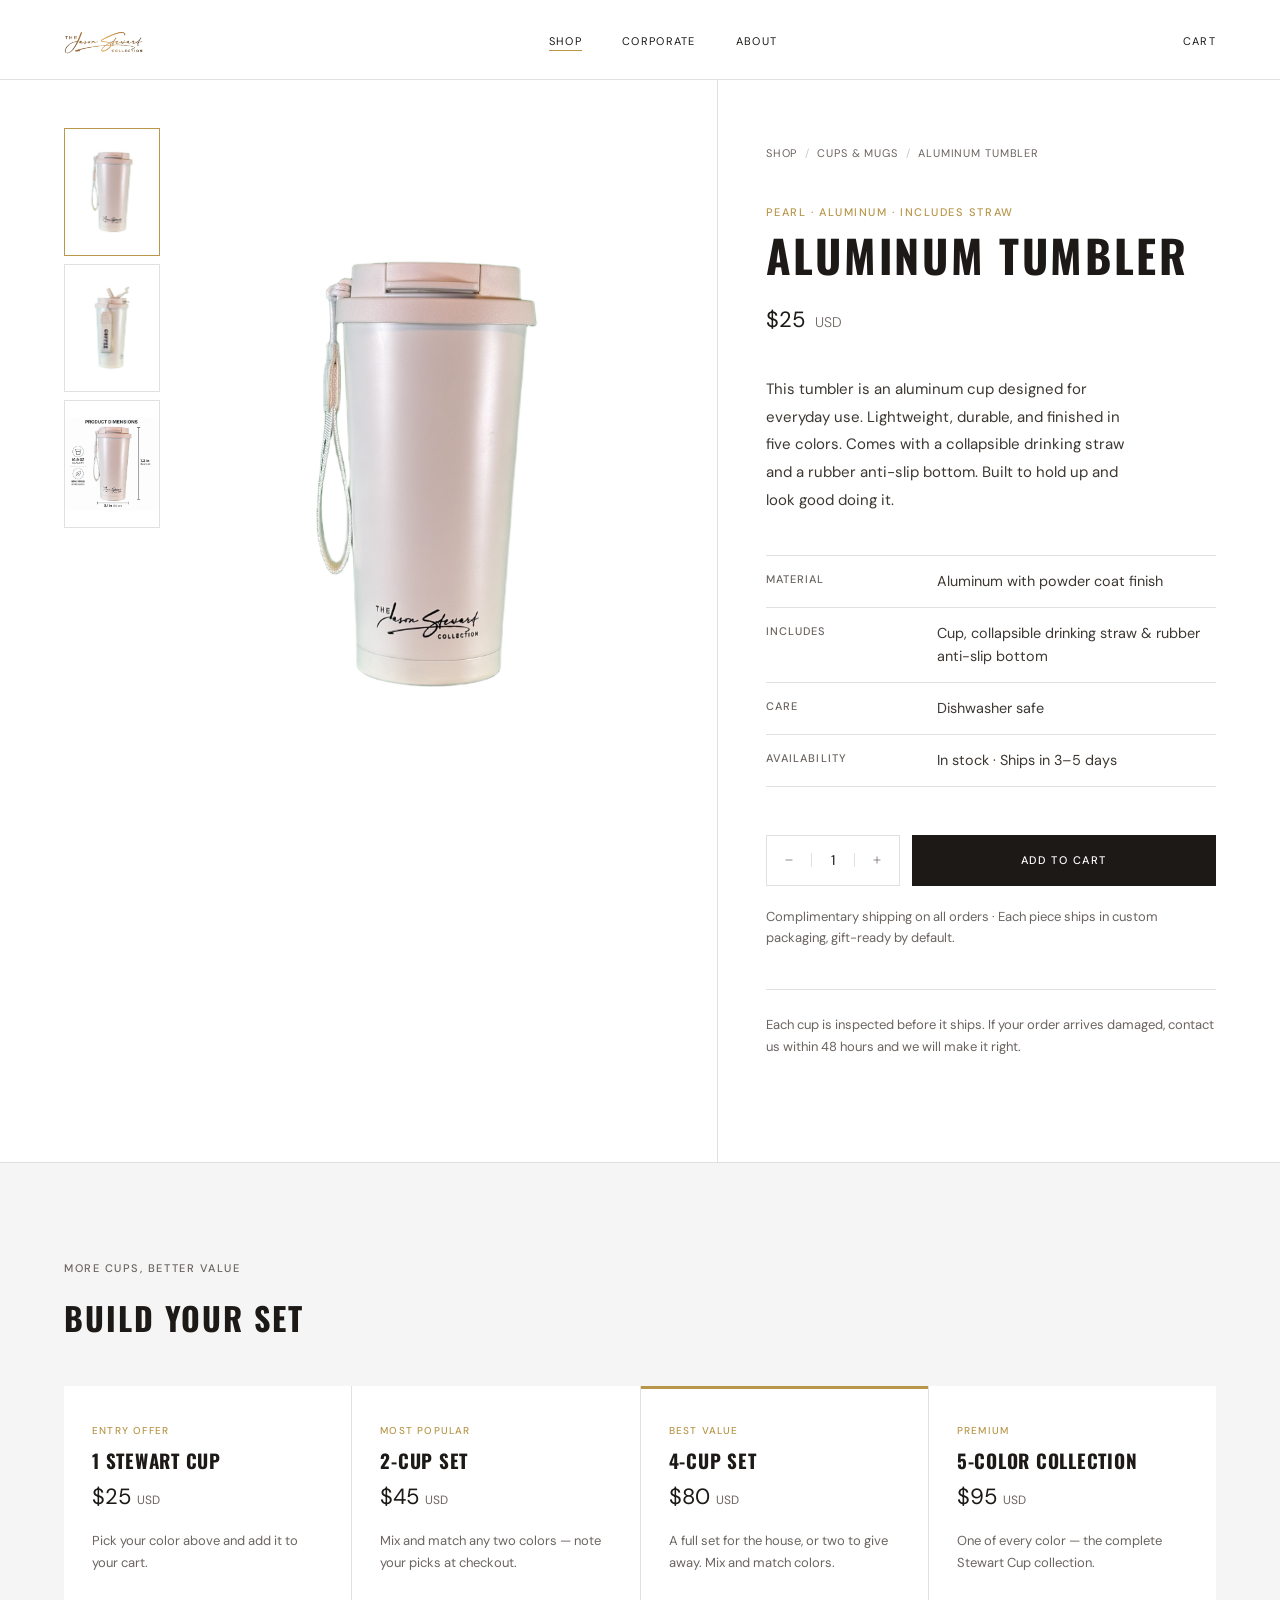
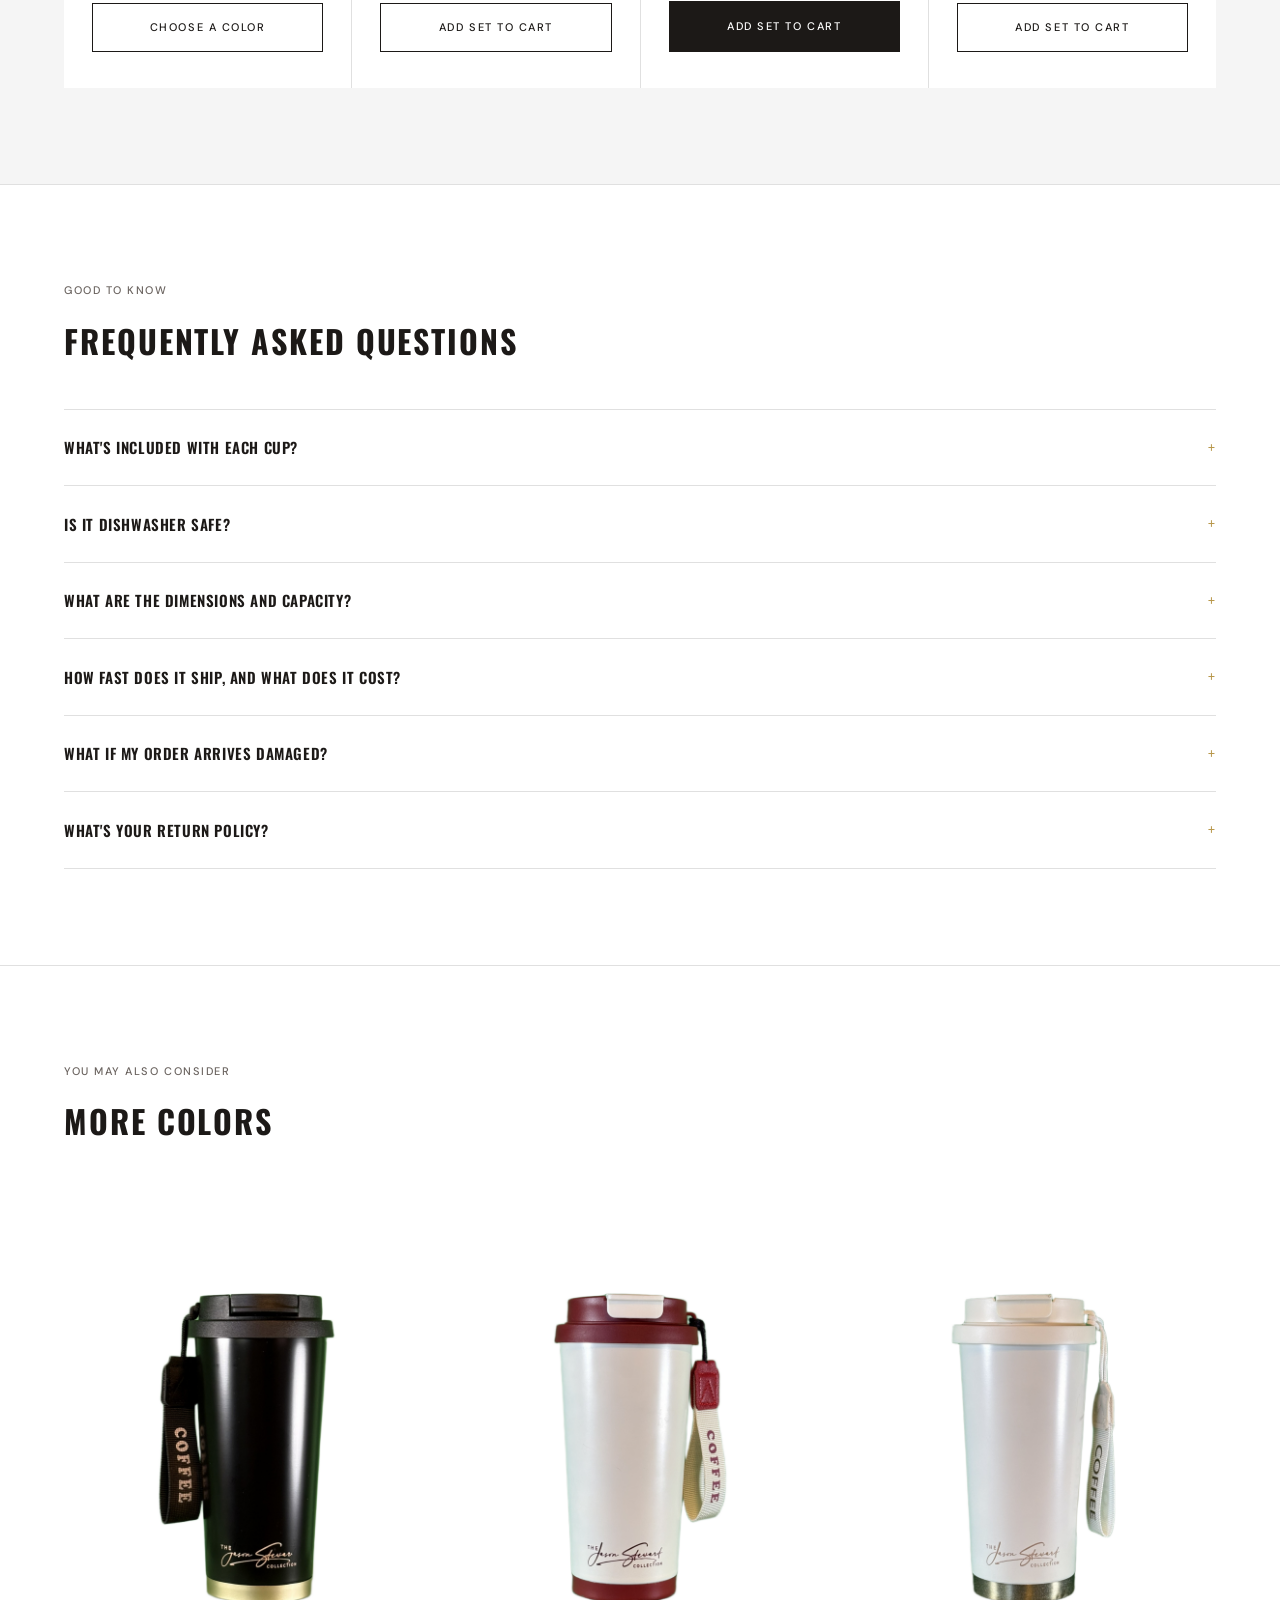
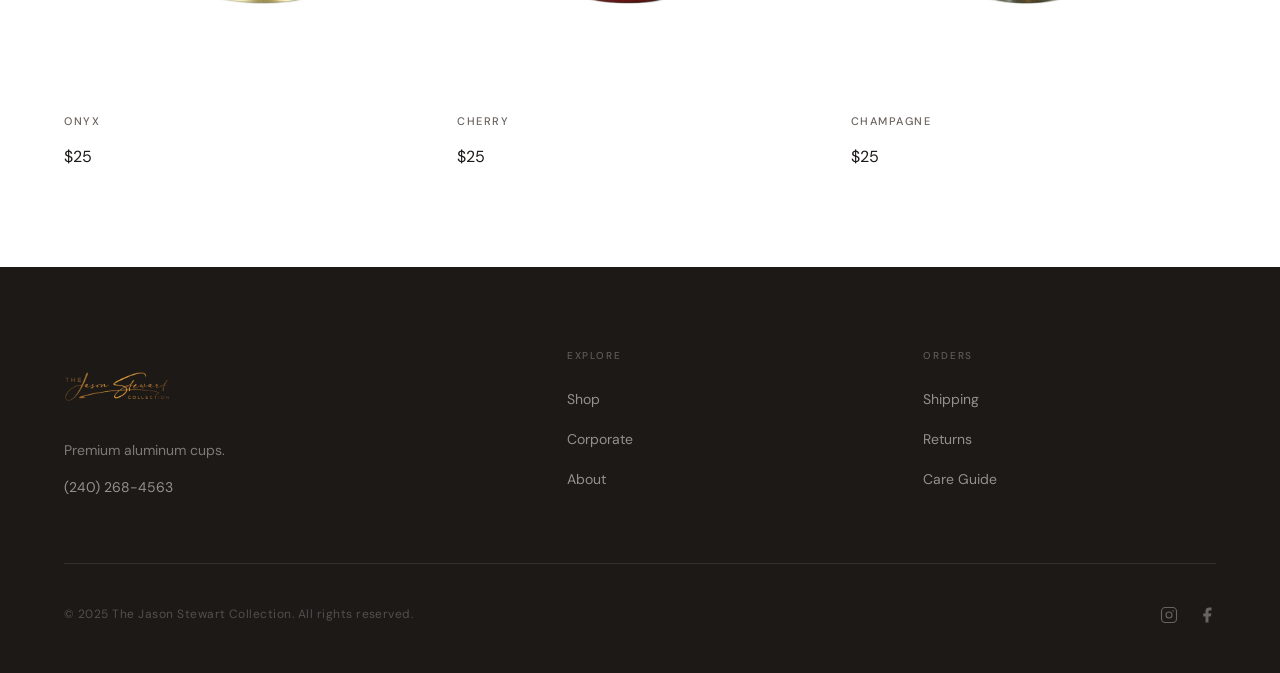
<file: product.html>
<!DOCTYPE html>
<html lang="en">
<head>
  <meta charset="UTF-8" />
  <meta name="viewport" content="width=device-width, initial-scale=1.0" />
  <title>The Ceremony Cup — The Jason Stewart Collection</title>
  <meta name="description" content="Aluminum Tumbler — an aluminum cup with a drinking straw. Available in five colors." />
  <link rel="preconnect" href="https://fonts.googleapis.com" />
  <link rel="preconnect" href="https://fonts.gstatic.com" crossorigin />
  <link rel="stylesheet" href="styles.css" />
  <script src="analytics.js"></script>
  <style>
    /* ── Product layout ────────────────────────────────────── */
    .product-wrap {
      padding-top: var(--nav-h);
      display: grid;
      grid-template-columns: 56fr 44fr;
      min-height: calc(100svh - var(--nav-h));
    }

    /* Gallery */
    .gallery {
      padding: 48px 40px 80px 64px;
      display: flex;
      flex-direction: row;
      gap: 16px;
      position: sticky;
      top: var(--nav-h);
      height: calc(100svh - var(--nav-h));
      overflow: hidden;
    }
    .gallery-main {
      flex: 1;
      overflow: hidden;
      background: #FFFFFF;
      min-height: 0;
      min-width: 0;
    }
    .gallery-main img {
      width: 100%; height: 100%;
      object-fit: contain;
      object-position: center;
      transition: opacity 220ms var(--ease);
    }
    .gallery-thumbs {
      display: flex;
      flex-direction: column;
      gap: 8px;
      flex-shrink: 0;
      width: 96px;
      overflow-y: auto;
    }
    .thumb-btn {
      width: 100%;
      aspect-ratio: 3/4;
      overflow: hidden;
      background: #FFFFFF;
      cursor: pointer;
      border: 1px solid var(--stone);
      padding: 0;
      flex-shrink: 0;
      transition: border-color 250ms var(--ease), opacity 250ms var(--ease);
    }
    .thumb-btn img { width: 100%; height: 100%; object-fit: contain; display: block; }
    .thumb-btn:hover { opacity: 0.8; }
    .thumb-btn[aria-pressed="true"] { border-color: var(--champagne); }
    .thumb-btn:focus-visible { outline: 2px solid var(--champagne); outline-offset: 2px; }

    /* Product info */
    .product-info {
      padding: 64px 64px 80px 48px;
      border-left: 1px solid var(--stone);
      display: flex;
      flex-direction: column;
      justify-content: flex-start;
    }

    .breadcrumb {
      display: flex;
      gap: 8px;
      align-items: center;
      margin-bottom: 40px;
    }
    .breadcrumb-item {
      font-size: 0.6875rem;
      font-weight: 400;
      letter-spacing: 0.08em;
      text-transform: uppercase;
      color: var(--charcoal-muted);
    }
    .breadcrumb-item a:hover { color: var(--charcoal); }
    .breadcrumb-sep {
      font-size: 0.6875rem;
      color: var(--stone-dark);
    }

    .product-name {
      font-family: var(--f-display);
      font-size: clamp(2.25rem, 3.5vw, 3.5rem);
      font-weight: 700;
      letter-spacing: 0.06em;
      text-transform: uppercase;
      line-height: 1.0;
      color: var(--charcoal);
      margin-top: 10px;
      margin-bottom: 24px;
    }
    .product-price-line {
      display: flex;
      align-items: baseline;
      gap: 10px;
      margin-bottom: 36px;
    }
    .product-price {
      font-size: 1.375rem;
      font-weight: 400;
      color: var(--charcoal);
    }
    .product-currency {
      font-size: 0.875rem;
      color: var(--charcoal-muted);
      font-weight: 300;
    }

    .product-desc {
      font-size: 0.9375rem;
      color: var(--charcoal-mid);
      line-height: 1.85;
      margin-bottom: 40px;
      max-width: 380px;
    }

    /* Details table */
    .details-table {
      width: 100%;
      border-collapse: collapse;
      margin-bottom: 48px;
    }
    .details-table tr {
      border-top: 1px solid var(--stone);
    }
    .details-table tr:last-child {
      border-bottom: 1px solid var(--stone);
    }
    .details-table td {
      padding: 14px 0;
      vertical-align: top;
    }
    .details-table .td-label {
      font-size: 0.6875rem;
      font-weight: 500;
      letter-spacing: 0.1em;
      text-transform: uppercase;
      color: var(--charcoal-muted);
      width: 38%;
    }
    .details-table .td-value {
      font-size: 0.9rem;
      color: var(--charcoal-mid);
      line-height: 1.6;
    }

    /* Quantity + Add to cart */
    .purchase-row {
      display: flex;
      gap: 12px;
      align-items: stretch;
      margin-bottom: 20px;
    }
    .qty-control {
      display: flex;
      align-items: center;
      border: 1px solid var(--stone);
    }
    .qty-btn {
      width: 44px;
      height: 100%;
      display: flex;
      align-items: center;
      justify-content: center;
      font-size: 1rem;
      color: var(--charcoal-muted);
      transition: color 200ms var(--ease), background-color 200ms var(--ease);
    }
    .qty-btn:hover { color: var(--charcoal); background: var(--ivory-warm); }
    .qty-btn:focus-visible { outline: 2px solid var(--champagne); outline-offset: 0; }
    .qty-display {
      width: 44px;
      text-align: center;
      font-size: 0.875rem;
      font-weight: 400;
      color: var(--charcoal);
      border-left: 1px solid var(--stone);
      border-right: 1px solid var(--stone);
      line-height: 1;
      user-select: none;
    }
    .add-btn {
      flex: 1;
      justify-content: center;
    }

    .product-shipping-note {
      font-size: 0.8125rem;
      color: var(--charcoal-muted);
      line-height: 1.65;
      margin-bottom: 40px;
    }

    /* Materials note */
    .materials-note {
      padding: 24px 0;
      border-top: 1px solid var(--stone);
      margin-top: auto;
    }
    .materials-note p {
      font-size: 0.8125rem;
      color: var(--charcoal-muted);
      line-height: 1.7;
    }

    /* Related products */
    .related {
      padding: 96px 64px;
      border-top: 1px solid var(--stone);
    }
    .related-heading {
      font-family: var(--f-display);
      font-size: 2rem;
      font-weight: 700;
      letter-spacing: 0.06em;
      text-transform: uppercase;
      color: var(--charcoal);
      margin-top: 12px;
      margin-bottom: 56px;
    }

    /* ── Build Your Set (bundles) ─────────────────────────────── */
    .bundles {
      padding: 96px 64px;
      border-top: 1px solid var(--stone);
      background: var(--ivory-warm);
    }
    .bundles-heading {
      font-family: var(--f-display);
      font-size: 2rem;
      font-weight: 700;
      letter-spacing: 0.06em;
      text-transform: uppercase;
      color: var(--charcoal);
      margin-top: 12px;
      margin-bottom: 40px;
    }
    .bundle-grid {
      display: grid;
      grid-template-columns: repeat(4, 1fr);
      gap: 1px;
      background: var(--stone);
    }
    .bundle-card {
      background: var(--ivory);
      padding: 36px 28px;
      display: flex;
      flex-direction: column;
      position: relative;
    }
    .bundle-card.featured { box-shadow: inset 0 3px 0 var(--champagne); }
    .bundle-tier {
      font-size: 0.625rem;
      font-weight: 500;
      letter-spacing: 0.12em;
      text-transform: uppercase;
      color: var(--champagne);
    }
    .bundle-name {
      font-family: var(--f-display);
      font-size: 1.1875rem;
      font-weight: 700;
      letter-spacing: 0.04em;
      text-transform: uppercase;
      color: var(--charcoal);
      margin: 10px 0 6px;
      line-height: 1.15;
    }
    .bundle-price {
      font-size: 1.375rem;
      color: var(--charcoal);
      margin-bottom: 14px;
    }
    .bundle-price span { font-size: 0.75rem; color: var(--charcoal-muted); font-weight: 400; }
    .bundle-desc {
      font-size: 0.8125rem;
      color: var(--charcoal-muted);
      line-height: 1.65;
      margin-bottom: 28px;
      flex: 1;
    }
    .bundle-btn { width: 100%; justify-content: center; }

    /* ── FAQ ───────────────────────────────────────────────────── */
    .faq {
      padding: 96px 64px;
      border-top: 1px solid var(--stone);
    }
    .faq-heading {
      font-family: var(--f-display);
      font-size: 2rem;
      font-weight: 700;
      letter-spacing: 0.06em;
      text-transform: uppercase;
      color: var(--charcoal);
      margin-top: 12px;
      margin-bottom: 40px;
    }
    .faq-item { border-top: 1px solid var(--stone); }
    .faq-item:last-child { border-bottom: 1px solid var(--stone); }
    .faq-item summary {
      padding: 22px 0;
      cursor: pointer;
      font-family: var(--f-display);
      font-weight: 600;
      letter-spacing: 0.04em;
      text-transform: uppercase;
      font-size: 0.9375rem;
      color: var(--charcoal);
      list-style: none;
      display: flex;
      justify-content: space-between;
      align-items: center;
      gap: 24px;
    }
    .faq-item summary::-webkit-details-marker { display: none; }
    .faq-item summary::marker { content: ''; }
    .faq-icon {
      flex-shrink: 0;
      font-size: 1.125rem;
      color: var(--champagne);
      transition: transform 220ms var(--ease);
      font-weight: 300;
    }
    .faq-item[open] .faq-icon { transform: rotate(45deg); }
    .faq-item-body {
      font-size: 0.9rem;
      color: var(--charcoal-mid);
      line-height: 1.75;
      max-width: 640px;
      padding-bottom: 24px;
    }

    /* ── Sticky mobile Add to Cart ─────────────────────────────── */
    .sticky-cta { display: none; }

    /* ── Mobile ────────────────────────────────────────────── */
    @media (max-width: 900px) {
      .product-wrap {
        grid-template-columns: 1fr;
        min-height: auto;
      }
      .gallery {
        position: static;
        height: auto;
        flex-direction: column;
        padding: calc(var(--nav-h) + 24px) 24px 32px;
      }
      .gallery-main { height: 60svh; flex: none; order: -1; }
      .gallery-thumbs {
        flex-direction: row;
        width: auto;
        overflow-x: auto;
        overflow-y: visible;
      }
      .gallery-thumbs .thumb-btn { width: 88px; }
      .product-info {
        padding: 40px 24px 100px;
        border-left: none;
        border-top: 1px solid var(--stone);
      }
      .related { padding: 64px 24px; }
      .bundles { padding: 64px 24px; }
      .bundle-grid { grid-template-columns: 1fr 1fr; }
      .faq { padding: 64px 24px 100px; }

      .sticky-cta {
        display: flex;
        position: fixed;
        bottom: 0; left: 0; right: 0;
        z-index: 50;
        background: var(--ivory);
        border-top: 1px solid var(--stone);
        padding: 12px 16px;
        gap: 12px;
        align-items: center;
        box-shadow: 0 -4px 16px rgba(0,0,0,0.08);
      }
      .sticky-cta-info { flex: 1; min-width: 0; }
      .sticky-cta-name {
        font-size: 0.8125rem;
        font-weight: 600;
        color: var(--charcoal);
        white-space: nowrap;
        overflow: hidden;
        text-overflow: ellipsis;
      }
      .sticky-cta-price { font-size: 0.75rem; color: var(--charcoal-muted); }
      .sticky-cta-btn {
        flex-shrink: 0;
        padding: 14px 18px !important;
        font-size: 0.625rem !important;
        letter-spacing: 0.08em !important;
      }
    }
    @media (max-width: 640px) {
      .bundle-grid { grid-template-columns: 1fr 1fr; }
    }
  </style>
</head>
<body>

  <!-- ─── Cart Drawer ──────────────────────────────────────── -->
  <div class="cart-overlay" id="cart-overlay" aria-hidden="true">
    <aside class="cart-drawer" id="cart-drawer" role="dialog" aria-label="Shopping cart" aria-modal="true">
      <div class="cart-header">
        <h2 class="cart-title f-display">Your Cart</h2>
        <button class="cart-close" id="cart-close" aria-label="Close cart">
          <svg width="20" height="20" viewBox="0 0 24 24" fill="none" stroke="currentColor" stroke-width="1.5" stroke-linecap="round">
            <path d="M18 6L6 18M6 6l12 12"/>
          </svg>
        </button>
      </div>
      <div class="cart-body" id="cart-body">
        <div class="cart-empty">
          <p class="cart-empty-text">Your cart is empty.</p>
          <a href="shop.html" class="btn btn-text">Explore the Collection</a>
        </div>
      </div>
      <div class="cart-footer">
        <div class="cart-subtotal">
          <span class="cart-subtotal-label">Subtotal</span>
          <span class="cart-subtotal-amount f-display" id="cart-total">—</span>
        </div>
        <p class="cart-note">Complimentary shipping on all orders. Gift packaging available at checkout.</p>
        <a href="shop.html" id="checkout-link" class="btn btn-fill" style="width:100%; justify-content:center; text-decoration:none;">Proceed to Checkout</a>
      </div>
    </aside>
  </div>

  <!-- ─── Navigation ──────────────────────────────────────── -->
  <nav class="site-nav is-ivory" id="site-nav" aria-label="Main navigation">
    <a href="index.html" class="nav-logo" aria-label="The Jason Stewart Collection — Home">
      <img src="black-cropped.png" alt="The Jason Stewart Collection" style="height:54px; width:auto; display:block;" />
    </a>
    <ul class="nav-links" role="list">
      <li><a href="shop.html"      class="nav-link active">Shop</a></li>
      <li><a href="corporate.html" class="nav-link">Corporate</a></li>
      <li><a href="about.html"     class="nav-link">About</a></li>
    </ul>
    <div class="nav-actions">
      <div class="nav-cart-wrap">
        <a href="#" class="nav-link" id="cart-toggle" aria-label="Open cart">Cart</a>
        <span class="cart-badge" id="cart-badge" style="display:none;" aria-live="polite">0</span>
      </div>
    </div>
  </nav>

  <!-- ─── Product ──────────────────────────────────────────── -->
  <main>
    <div class="product-wrap">

      <!-- Gallery -->
      <div class="gallery" aria-label="Product image">
        <div class="gallery-thumbs" id="gallery-thumbs" role="list"></div>
        <div class="gallery-main">
          <img
            id="gallery-main-img"
            src="cupphotos/WhiteFront.png"
            alt="Aluminum Tumbler — Pearl (White), front view"
            width="1000" height="1000"
          />
        </div>
      </div>

      <!-- Product Info -->
      <div class="product-info">
        <!-- Breadcrumb -->
        <nav class="breadcrumb" aria-label="Breadcrumb">
          <span class="breadcrumb-item"><a href="shop.html">Shop</a></span>
          <span class="breadcrumb-sep" aria-hidden="true">/</span>
          <span class="breadcrumb-item"><a href="shop.html">Cups &amp; Mugs</a></span>
          <span class="breadcrumb-sep" aria-hidden="true">/</span>
          <span class="breadcrumb-item" aria-current="page">Aluminum Tumbler</span>
        </nav>

        <p class="label-accent">Aluminum &nbsp;·&nbsp; 5 Colors &nbsp;·&nbsp; Includes Straw</p>
        <h1 class="product-name">Aluminum Tumbler</h1>

        <div class="product-price-line" aria-label="Price: $25 USD">
          <span class="product-price">$25</span>
          <span class="product-currency">USD</span>
        </div>

        <p class="product-desc">
          This tumbler is an aluminum cup designed for everyday use. Lightweight, durable, and finished in five colors. Comes with a collapsible drinking straw and a rubber anti-slip bottom. Built to hold up and look good doing it.
        </p>

        <!-- Details -->
        <table class="details-table" aria-label="Product details">
          <tbody>
            <tr>
              <td class="td-label">Material</td>
              <td class="td-value">Aluminum with powder coat finish</td>
            </tr>
            <tr>
              <td class="td-label">Includes</td>
              <td class="td-value">Cup, collapsible drinking straw &amp; rubber anti-slip bottom</td>
            </tr>
            <tr>
            </tr>
            <tr>
              <td class="td-label">Care</td>
              <td class="td-value">Dishwasher safe</td>
            </tr>
            <tr>
              <td class="td-label">Availability</td>
              <td class="td-value">In stock &middot; Ships in 3–5 days</td>
            </tr>
          </tbody>
        </table>

        <!-- Quantity + Add to cart -->
        <div class="purchase-row">
          <div class="qty-control" aria-label="Quantity" role="group">
            <button class="qty-btn" id="qty-dec" aria-label="Decrease quantity">
              <svg width="12" height="12" viewBox="0 0 24 24" fill="none" stroke="currentColor" stroke-width="1.5"><path d="M5 12h14"/></svg>
            </button>
            <span class="qty-display" id="qty-display" aria-live="polite" aria-atomic="true">1</span>
            <button class="qty-btn" id="qty-inc" aria-label="Increase quantity">
              <svg width="12" height="12" viewBox="0 0 24 24" fill="none" stroke="currentColor" stroke-width="1.5"><path d="M12 5v14M5 12h14"/></svg>
            </button>
          </div>
          <button
            class="btn btn-fill add-btn"
            id="add-to-cart"
            data-name="Aluminum Tumbler"
            data-material="Pearl · Aluminum"
            data-color="white"
            data-price="2500"
            data-image="cupphotos/WhiteFront.png"
          >
            Add to Cart
          </button>
        </div>

        <p class="product-shipping-note">
          Complimentary shipping on all orders &middot; Each piece ships in custom packaging, gift-ready by default.
        </p>

        <div class="materials-note">
          <p>
            Each cup is inspected before it ships. If your order arrives damaged, contact us within 48 hours and we will make it right.
          </p>
        </div>
      </div>
    </div>

    <!-- ─── Build Your Set ──────────────────────────────────── -->
    <section class="bundles" id="bundles" aria-labelledby="bundles-heading">
      <p class="label-caps">More Cups, Better Value</p>
      <h2 class="bundles-heading" id="bundles-heading">Build Your Set</h2>

      <div class="bundle-grid">
        <div class="bundle-card reveal">
          <p class="bundle-tier">Entry Offer</p>
          <p class="bundle-name">1 Stewart Cup</p>
          <p class="bundle-price">$25 <span>USD</span></p>
          <p class="bundle-desc">Pick your color above and add it to your cart.</p>
          <a href="#top" class="btn btn-outline bundle-btn" onclick="document.querySelector('.gallery').scrollIntoView({behavior:'smooth'}); return false;">Choose a Color</a>
        </div>

        <div class="bundle-card reveal reveal-delay-1">
          <p class="bundle-tier">Most Popular</p>
          <p class="bundle-name">2-Cup Set</p>
          <p class="bundle-price">$45 <span>USD</span></p>
          <p class="bundle-desc">Mix and match any two colors — note your picks at checkout.</p>
          <button type="button" class="btn btn-outline bundle-btn" data-bundle-btn data-bundle-key="2cup" data-bundle-name="2-Cup Set" data-bundle-price="4500">Add Set to Cart</button>
        </div>

        <div class="bundle-card featured reveal reveal-delay-2">
          <p class="bundle-tier">Best Value</p>
          <p class="bundle-name">4-Cup Set</p>
          <p class="bundle-price">$80 <span>USD</span></p>
          <p class="bundle-desc">A full set for the house, or two to give away. Mix and match colors.</p>
          <button type="button" class="btn btn-fill bundle-btn" data-bundle-btn data-bundle-key="4cup" data-bundle-name="4-Cup Set" data-bundle-price="8000">Add Set to Cart</button>
        </div>

        <div class="bundle-card reveal reveal-delay-3">
          <p class="bundle-tier">Premium</p>
          <p class="bundle-name">5-Color Collection</p>
          <p class="bundle-price">$95 <span>USD</span></p>
          <p class="bundle-desc">One of every color — the complete Stewart Cup collection.</p>
          <button type="button" class="btn btn-outline bundle-btn" data-bundle-btn data-bundle-key="5color" data-bundle-name="5-Color Collection" data-bundle-price="9500">Add Set to Cart</button>
        </div>
      </div>
    </section>

    <!-- ─── FAQ ──────────────────────────────────────────────── -->
    <section class="faq" aria-labelledby="faq-heading">
      <p class="label-caps">Good to Know</p>
      <h2 class="faq-heading" id="faq-heading">Frequently Asked Questions</h2>

      <details class="faq-item">
        <summary>What's included with each cup?<span class="faq-icon">+</span></summary>
        <p class="faq-item-body">Every Stewart Cup ships with a matching collapsible drinking straw and a rubber anti-slip base — no separate purchase needed.</p>
      </details>
      <details class="faq-item">
        <summary>Is it dishwasher safe?<span class="faq-icon">+</span></summary>
        <p class="faq-item-body">Yes — top rack recommended. The powder coat finish is designed to hold up to regular machine washing without fading or chipping. See the full <a href="care-guide.html" style="border-bottom:1px solid var(--champagne);">Care Guide</a> for hand-washing tips.</p>
      </details>
      <details class="faq-item">
        <summary>What are the dimensions and capacity?<span class="faq-icon">+</span></summary>
        <p class="faq-item-body">16.9 oz capacity, 7.2 in tall, 3.1 in wide. See the product dimensions photo in the gallery above for the full breakdown.</p>
      </details>
      <details class="faq-item">
        <summary>How fast does it ship, and what does it cost?<span class="faq-icon">+</span></summary>
        <p class="faq-item-body">Complimentary domestic shipping on every order. In-stock pieces ship within 3–5 business days, arriving in gift-ready custom packaging. See full <a href="shipping.html" style="border-bottom:1px solid var(--champagne);">Shipping details</a>.</p>
      </details>
      <details class="faq-item">
        <summary>What if my order arrives damaged?<span class="faq-icon">+</span></summary>
        <p class="faq-item-body">Contact us within 48 hours of delivery and we'll arrange a replacement or full refund at no cost to you. Every piece is inspected before it ships.</p>
      </details>
      <details class="faq-item">
        <summary>What's your return policy?<span class="faq-icon">+</span></summary>
        <p class="faq-item-body">14-day returns on unused pieces in original packaging. See the full <a href="returns.html" style="border-bottom:1px solid var(--champagne);">Returns policy</a> for how to start one.</p>
      </details>
    </section>

    <!-- ─── Related Products ──────────────────────────────── -->
    <section class="related" aria-labelledby="related-heading">
      <p class="label-caps">You may also consider</p>
      <h2 class="related-heading" id="related-heading">More Colors</h2>

      <div class="product-grid">
        <a href="product.html?color=black" class="product-card reveal" aria-label="Aluminum Tumbler — Onyx">
          <div class="card-image">
            <img src="cupphotos/BlackFront.png" alt="Aluminum Tumbler in Onyx (Black)" width="480" height="640" loading="lazy" />
          </div>
          <div class="card-info">
            <p class="card-label label-caps">Onyx</p>
            <p class="card-price">$25</p>
          </div>
        </a>

        <a href="product.html?color=cherry" class="product-card reveal reveal-delay-1" aria-label="Aluminum Tumbler — Cherry">
          <div class="card-image">
            <img src="cupphotos/CherryFront.png" alt="Aluminum Tumbler in Cherry" width="480" height="640" loading="lazy" />
          </div>
          <div class="card-info">
            <p class="card-label label-caps">Cherry</p>
            <p class="card-price">$25</p>
          </div>
        </a>

        <a href="product.html?color=gold" class="product-card reveal reveal-delay-2" aria-label="Aluminum Tumbler — Champagne">
          <div class="card-image">
            <img src="cupphotos/GoldFront.png" alt="Aluminum Tumbler in Champagne (Gold)" width="480" height="640" loading="lazy" />
          </div>
          <div class="card-info">
            <p class="card-label label-caps">Champagne</p>
            <p class="card-price">$25</p>
          </div>
        </a>
      </div>
    </section>
  </main>

  <!-- ─── Sticky Mobile Add to Cart ───────────────────────────── -->
  <div class="sticky-cta" aria-hidden="true">
    <div class="sticky-cta-info">
      <p class="sticky-cta-name" id="sticky-cta-name">Aluminum Tumbler</p>
      <p class="sticky-cta-price" id="sticky-cta-price">$25</p>
    </div>
    <button type="button" class="btn btn-fill sticky-cta-btn" id="sticky-add-to-cart">Add to Cart</button>
  </div>

  <!-- ─── Footer ───────────────────────────────────────────── -->
  <footer class="site-footer" aria-label="Site footer">
    <div class="footer-grid" style="grid-template-columns:1.5fr 1fr 1fr;">
      <div>
        <img src="black-cropped.png" alt="The Jason Stewart Collection" style="height:72px; width:auto; display:block; margin-bottom:12px;" />
        <p class="footer-tagline">Premium aluminum cups.</p>
        <a href="tel:+12402684563" class="footer-link" style="font-size:0.875rem; margin-top:12px; display:block;">(240) 268-4563</a>
      </div>
      <div>
        <span class="footer-col-title">Explore</span>
        <ul class="footer-links">
          <li><a href="shop.html"      class="footer-link">Shop</a></li>
          <li><a href="corporate.html" class="footer-link">Corporate</a></li>
          <li><a href="about.html"     class="footer-link">About</a></li>
        </ul>
      </div>
      <div>
        <span class="footer-col-title">Orders</span>
        <ul class="footer-links">
          <li><a href="shipping.html" class="footer-link">Shipping</a></li>
          <li><a href="returns.html"  class="footer-link">Returns</a></li>
          <li><a href="care-guide.html" class="footer-link">Care Guide</a></li>
        </ul>
      </div>
    </div>
    <div class="footer-bottom">
      <p class="footer-copy">&copy; 2025 The Jason Stewart Collection. All rights reserved.</p>
      <div class="social-links">
        <a href="https://www.instagram.com/thejasonstewartcollection/" class="social-link" aria-label="Instagram" target="_blank" rel="noopener noreferrer">
          <svg width="18" height="18" viewBox="0 0 24 24" fill="none" stroke="currentColor" stroke-width="1.5" stroke-linecap="round" stroke-linejoin="round" aria-hidden="true"><rect x="2" y="2" width="20" height="20" rx="5"/><circle cx="12" cy="12" r="4"/><circle cx="17.5" cy="6.5" r="1" fill="currentColor" stroke="none"/></svg>
        </a>
        <a href="https://www.facebook.com/profile.php?id=61577875621210" class="social-link" aria-label="Facebook" target="_blank" rel="noopener noreferrer">
          <svg width="18" height="18" viewBox="0 0 24 24" fill="currentColor" aria-hidden="true"><path d="M18 2h-3a5 5 0 0 0-5 5v3H7v4h3v8h4v-8h3l1-4h-4V7a1 1 0 0 1 1-1h3z"/></svg>
        </a>
      </div>
    </div>
  </footer>

  <script src="script.js"></script>
  <script>
    /* Color variant from URL parameter.
       Internal keys (white/black/cherry/gold/pink) stay the same as the
       Stripe payment links and cupphotos filenames — only the label/material
       shown to shoppers has been renamed. */
    const colors = {
      white: {
        label: 'Pearl', material: 'Pearl · Aluminum',
        gallery: [
          { src: 'cupphotos/WhiteFront.png', alt: 'Aluminum Tumbler — Pearl (White), front view' },
          { src: 'cupphotos/WhiteStraw.png', alt: 'Aluminum Tumbler — Pearl (White), with collapsible straw' },
          { src: 'cupphotos/whiteinfo.png',  alt: 'Aluminum Tumbler — Pearl (White), product dimensions' },
        ],
      },
      black: {
        label: 'Onyx', material: 'Onyx · Aluminum',
        gallery: [
          { src: 'cupphotos/BlackFront.png', alt: 'Aluminum Tumbler — Onyx (Black), front view' },
          { src: 'cupphotos/BlackStraw.png', alt: 'Aluminum Tumbler — Onyx (Black), with collapsible straw' },
          { src: 'cupphotos/blackinfo.png',  alt: 'Aluminum Tumbler — Onyx (Black), product dimensions' },
        ],
      },
      cherry: {
        label: 'Cherry', material: 'Cherry · Aluminum',
        gallery: [
          { src: 'cupphotos/CherryFront.png', alt: 'Aluminum Tumbler — Cherry, front view' },
          { src: 'cupphotos/CherryStraw.png', alt: 'Aluminum Tumbler — Cherry, with collapsible straw' },
          { src: 'cupphotos/cherryinfo.png',  alt: 'Aluminum Tumbler — Cherry, product dimensions' },
        ],
      },
      gold: {
        label: 'Champagne', material: 'Champagne · Aluminum',
        gallery: [
          { src: 'cupphotos/GoldFront.png', alt: 'Aluminum Tumbler — Champagne (Gold), front view' },
          { src: 'cupphotos/GoldStraw.png', alt: 'Aluminum Tumbler — Champagne (Gold), with collapsible straw' },
          { src: 'cupphotos/goldinfo.png',  alt: 'Aluminum Tumbler — Champagne (Gold), product dimensions' },
        ],
      },
      pink: {
        label: 'Blush', material: 'Blush · Aluminum',
        gallery: [
          { src: 'cupphotos/PinkFront.png', alt: 'Aluminum Tumbler — Blush (Pink), front view' },
          { src: 'cupphotos/PinkStraw.png', alt: 'Aluminum Tumbler — Blush (Pink), with collapsible straw' },
          { src: 'cupphotos/pinkinfo.png',  alt: 'Aluminum Tumbler — Blush (Pink), product dimensions' },
        ],
      },
    };
    const param = new URLSearchParams(window.location.search).get('color') || 'white';
    const colorKey = colors[param] ? param : 'white';
    const variant = colors[colorKey];

    const mainImg = document.getElementById('gallery-main-img');
    const thumbsEl = document.getElementById('gallery-thumbs');

    function showImage(index) {
      const item = variant.gallery[index];
      mainImg.src = item.src;
      mainImg.alt = item.alt;
      thumbsEl.querySelectorAll('.thumb-btn').forEach((btn, i) => {
        btn.setAttribute('aria-pressed', i === index ? 'true' : 'false');
      });
    }

    thumbsEl.innerHTML = '';
    variant.gallery.forEach((item, i) => {
      const btn = document.createElement('button');
      btn.type = 'button';
      btn.className = 'thumb-btn';
      btn.setAttribute('role', 'listitem');
      btn.setAttribute('aria-pressed', i === 0 ? 'true' : 'false');
      btn.setAttribute('aria-label', item.alt);
      const img = document.createElement('img');
      img.src = item.src;
      img.alt = '';
      img.loading = 'lazy';
      btn.appendChild(img);
      btn.addEventListener('click', () => showImage(i));
      thumbsEl.appendChild(btn);
    });

    showImage(0);

    const labelEl = document.querySelector('.label-accent');
    if (labelEl) labelEl.textContent = variant.label + '  ·  Aluminum  ·  Includes Straw';

    const addBtn = document.getElementById('add-to-cart');
    if (addBtn) {
      addBtn.dataset.material = variant.material;
      addBtn.dataset.color = colorKey;
      addBtn.dataset.image = variant.gallery[0].src;
    }

    /* Sticky mobile bar mirrors the main price/name and forwards its
       click to the real Add to Cart button, so all of the cart/analytics
       logic in script.js only has to live in one place. */
    const stickyName  = document.getElementById('sticky-cta-name');
    const stickyPrice = document.getElementById('sticky-cta-price');
    const stickyBtn   = document.getElementById('sticky-add-to-cart');
    if (stickyName)  stickyName.textContent = 'Aluminum Tumbler — ' + variant.label;
    if (stickyPrice) stickyPrice.textContent = '$25';
    if (stickyBtn && addBtn) {
      stickyBtn.addEventListener('click', () => addBtn.click());
    }

    /* View item tracking */
    if (window.JSC) {
      window.JSC.trackViewItem({ name: addBtn ? addBtn.dataset.name : 'Aluminum Tumbler', color: colorKey, price: 2500 });
    }

    /* Quantity control */
    let qty = 1;
    const display = document.getElementById('qty-display');
    document.getElementById('qty-inc').addEventListener('click', () => {
      qty = Math.min(qty + 1, 10);
      display.textContent = qty;
    });
    document.getElementById('qty-dec').addEventListener('click', () => {
      qty = Math.max(qty - 1, 1);
      display.textContent = qty;
    });
    // script.js resets the on-screen quantity to "1" after a successful
    // add-to-cart; keep this closure's own qty variable in sync with it.
    document.addEventListener('jsc:added-to-cart', () => {
      qty = 1;
      if (display) display.textContent = '1';
    });

    /* Bundle "Add Set to Cart" buttons — temporarily point the shared
       Add to Cart button at the bundle's price/name, click it (so all of
       script.js's cart/analytics/render logic runs once, in one place),
       then restore the single-cup values afterward. */
    document.querySelectorAll('[data-bundle-btn]').forEach(btn => {
      btn.addEventListener('click', () => {
        if (!addBtn) return;
        const original = {
          name: addBtn.dataset.name,
          material: addBtn.dataset.material,
          color: addBtn.dataset.color,
          price: addBtn.dataset.price,
          image: addBtn.dataset.image,
          bundleKey: addBtn.dataset.bundleKey || '',
        };
        addBtn.dataset.name = btn.dataset.bundleName;
        addBtn.dataset.material = 'Mix & match colors — noted at checkout';
        addBtn.dataset.color = '';
        addBtn.dataset.price = btn.dataset.bundlePrice;
        addBtn.dataset.bundleKey = btn.dataset.bundleKey;
        addBtn.click();
        addBtn.dataset.name = original.name;
        addBtn.dataset.material = original.material;
        addBtn.dataset.color = original.color;
        addBtn.dataset.price = original.price;
        addBtn.dataset.image = original.image;
        addBtn.dataset.bundleKey = original.bundleKey;
      });
    });
  </script>
</body>
</html>
</file>
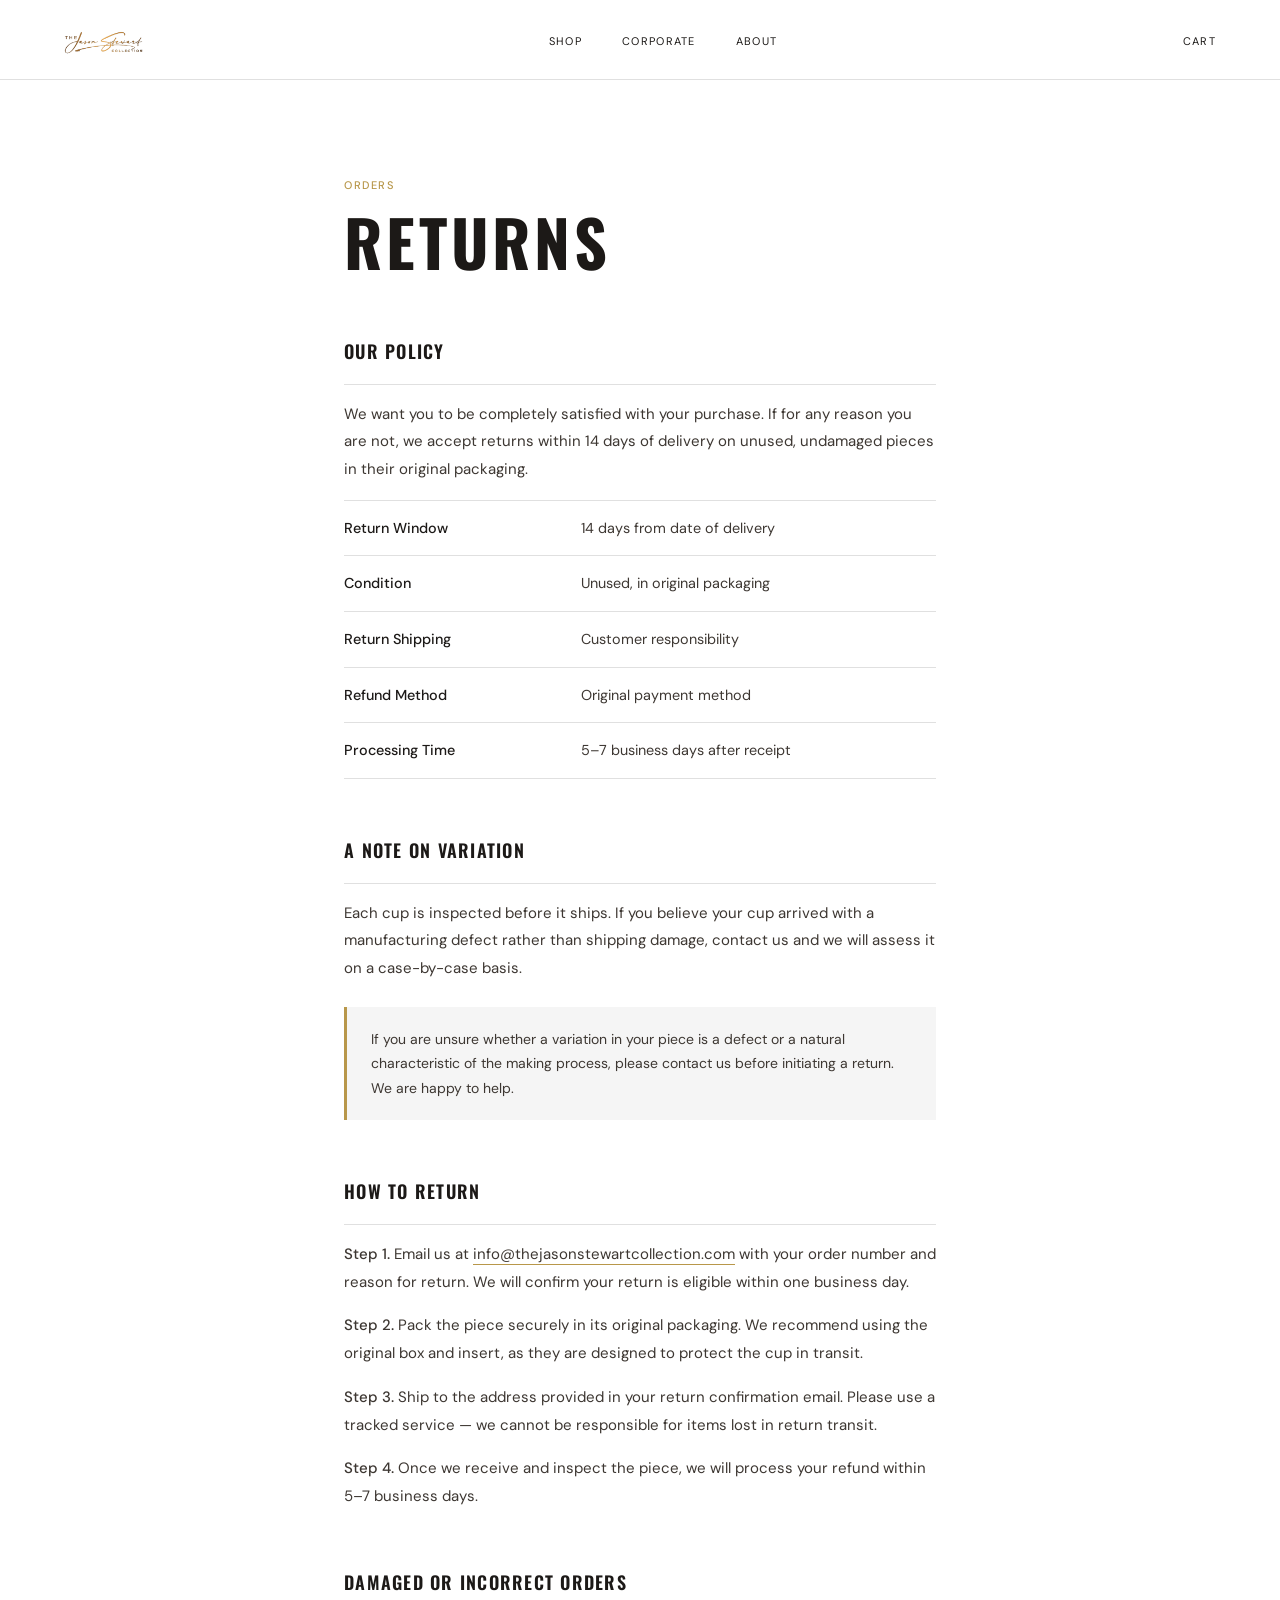
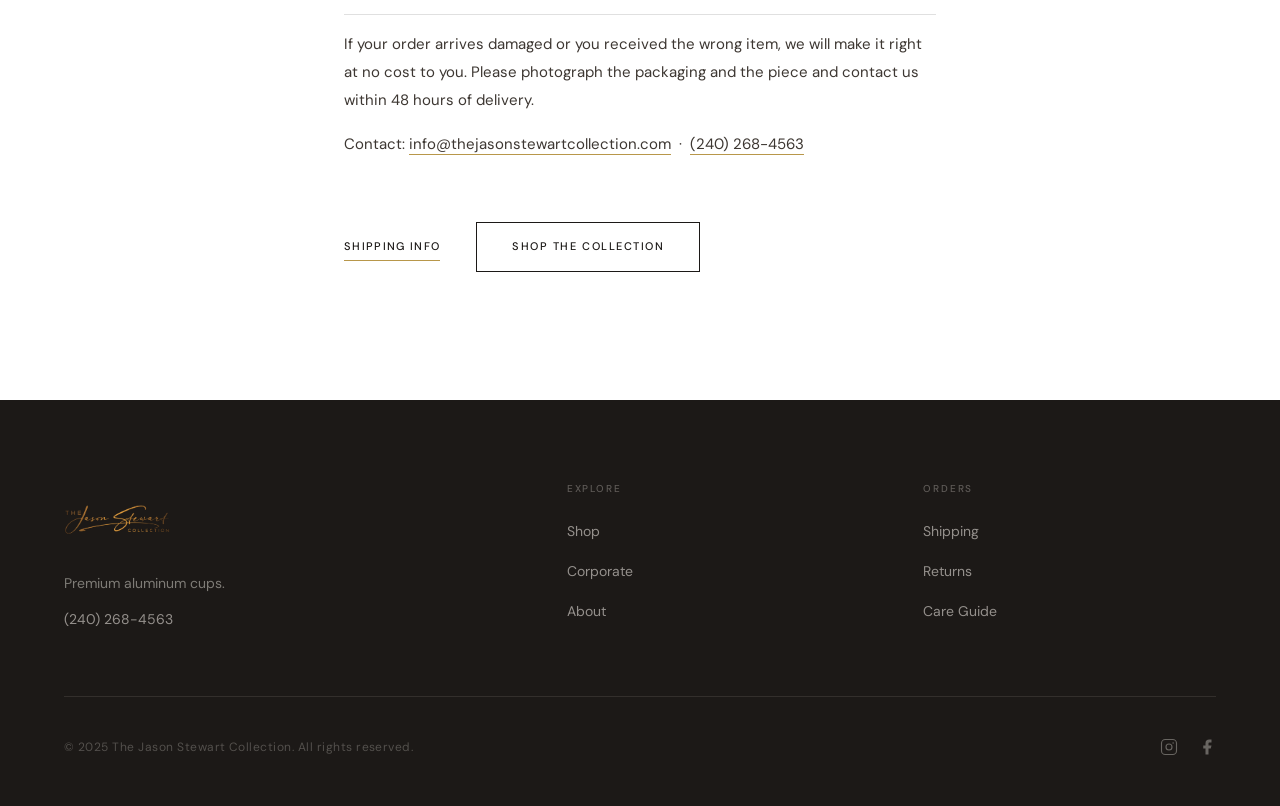
<file: returns.html>
<!DOCTYPE html>
<html lang="en">
<head>
  <meta charset="UTF-8" />
  <meta name="viewport" content="width=device-width, initial-scale=1.0" />
  <title>Returns — The Jason Stewart Collection</title>
  <link rel="preconnect" href="https://fonts.googleapis.com" />
  <link rel="preconnect" href="https://fonts.gstatic.com" crossorigin />
  <link rel="stylesheet" href="styles.css" />
  <script src="analytics.js"></script>
  <style>
    .info-wrap {
      padding-top: calc(var(--nav-h) + 96px);
      padding-bottom: 128px;
      max-width: 720px;
      margin: 0 auto;
      padding-left: 64px;
      padding-right: 64px;
    }
    .info-headline {
      font-family: var(--f-display);
      font-size: clamp(2.5rem, 5vw, 4rem);
      font-weight: 700;
      letter-spacing: 0.06em;
      text-transform: uppercase;
      line-height: 0.95;
      color: var(--charcoal);
      margin: 16px 0 64px;
    }
    .info-section { margin-bottom: 56px; }
    .info-section-title {
      font-family: var(--f-display);
      font-size: 1.125rem;
      font-weight: 600;
      color: var(--charcoal);
      letter-spacing: 0.07em;
      text-transform: uppercase;
      margin-bottom: 16px;
      padding-bottom: 16px;
      border-bottom: 1px solid var(--stone);
    }
    .info-body {
      font-size: 0.9375rem;
      color: var(--charcoal-mid);
      line-height: 1.85;
    }
    .info-body p { margin-bottom: 16px; }
    .info-body p:last-child { margin-bottom: 0; }
    .info-table { width: 100%; border-collapse: collapse; margin-top: 8px; }
    .info-table tr { border-top: 1px solid var(--stone); }
    .info-table tr:last-child { border-bottom: 1px solid var(--stone); }
    .info-table td { padding: 14px 0; font-size: 0.9rem; color: var(--charcoal-mid); vertical-align: top; }
    .info-table .td-label { font-weight: 500; color: var(--charcoal); width: 40%; }
    .notice {
      background: var(--ivory-warm);
      border-left: 3px solid var(--champagne);
      padding: 20px 24px;
      margin-top: 24px;
    }
    .notice p { font-size: 0.875rem; color: var(--charcoal-mid); line-height: 1.75; margin: 0; }
    @media (max-width: 768px) {
      .info-wrap { padding: calc(var(--nav-h) + 56px) 24px 80px; }
    }
  </style>
</head>
<body>

  <!-- ─── Cart Drawer ──────────────────────────────────────── -->
  <div class="cart-overlay" id="cart-overlay" aria-hidden="true">
    <aside class="cart-drawer" id="cart-drawer" role="dialog" aria-label="Shopping cart" aria-modal="true">
      <div class="cart-header">
        <h2 class="cart-title f-display">Your Cart</h2>
        <button class="cart-close" id="cart-close" aria-label="Close cart">
          <svg width="20" height="20" viewBox="0 0 24 24" fill="none" stroke="currentColor" stroke-width="1.5" stroke-linecap="round"><path d="M18 6L6 18M6 6l12 12"/></svg>
        </button>
      </div>
      <div class="cart-body" id="cart-body">
        <div class="cart-empty">
          <p class="cart-empty-text">Your cart is empty.</p>
          <a href="shop.html" class="btn btn-text">Explore the Collection</a>
        </div>
      </div>
      <div class="cart-footer">
        <div class="cart-subtotal">
          <span class="cart-subtotal-label">Subtotal</span>
          <span class="cart-subtotal-amount f-display" id="cart-total">—</span>
        </div>
        <p class="cart-note">Complimentary shipping on all orders. Gift packaging available at checkout.</p>
        <a href="shop.html" id="checkout-link" class="btn btn-fill" style="width:100%; justify-content:center; text-decoration:none;">Proceed to Checkout</a>
      </div>
    </aside>
  </div>

  <!-- ─── Navigation ──────────────────────────────────────── -->
  <nav class="site-nav is-ivory" id="site-nav" aria-label="Main navigation">
    <a href="index.html" class="nav-logo" aria-label="The Jason Stewart Collection — Home">
      <img src="black-cropped.png" alt="The Jason Stewart Collection" style="height:54px; width:auto; display:block;" />
    </a>
    <ul class="nav-links" role="list">
      <li><a href="shop.html"      class="nav-link">Shop</a></li>
      <li><a href="corporate.html" class="nav-link">Corporate</a></li>
      <li><a href="about.html"     class="nav-link">About</a></li>
    </ul>
    <div class="nav-actions">
      <div class="nav-cart-wrap">
        <a href="#" class="nav-link" id="cart-toggle" aria-label="Open cart">Cart</a>
        <span class="cart-badge" id="cart-badge" style="display:none;" aria-live="polite">0</span>
      </div>
    </div>
  </nav>

  <main>
    <div class="info-wrap">
      <p class="label-accent reveal">Orders</p>
      <h1 class="info-headline reveal reveal-delay-1">Returns</h1>

      <div class="info-section reveal reveal-delay-2">
        <h2 class="info-section-title f-display">Our Policy</h2>
        <div class="info-body">
          <p>We want you to be completely satisfied with your purchase. If for any reason you are not, we accept returns within 14 days of delivery on unused, undamaged pieces in their original packaging.</p>
          <table class="info-table" aria-label="Returns policy summary">
            <tbody>
              <tr><td class="td-label">Return Window</td><td>14 days from date of delivery</td></tr>
              <tr><td class="td-label">Condition</td><td>Unused, in original packaging</td></tr>
              <tr><td class="td-label">Return Shipping</td><td>Customer responsibility</td></tr>
              <tr><td class="td-label">Refund Method</td><td>Original payment method</td></tr>
              <tr><td class="td-label">Processing Time</td><td>5–7 business days after receipt</td></tr>
            </tbody>
          </table>
        </div>
      </div>

      <div class="info-section reveal">
        <h2 class="info-section-title f-display">A Note on Variation</h2>
        <div class="info-body">
          <p>Each cup is inspected before it ships. If you believe your cup arrived with a manufacturing defect rather than shipping damage, contact us and we will assess it on a case-by-case basis.</p>
          <div class="notice">
            <p>If you are unsure whether a variation in your piece is a defect or a natural characteristic of the making process, please contact us before initiating a return. We are happy to help.</p>
          </div>
        </div>
      </div>

      <div class="info-section reveal">
        <h2 class="info-section-title f-display">How to Return</h2>
        <div class="info-body">
          <p><strong style="font-weight:500;">Step 1.</strong> Email us at <a href="mailto:info@thejasonstewartcollection.com" style="border-bottom:1px solid var(--champagne);">info@thejasonstewartcollection.com</a> with your order number and reason for return. We will confirm your return is eligible within one business day.</p>
          <p><strong style="font-weight:500;">Step 2.</strong> Pack the piece securely in its original packaging. We recommend using the original box and insert, as they are designed to protect the cup in transit.</p>
          <p><strong style="font-weight:500;">Step 3.</strong> Ship to the address provided in your return confirmation email. Please use a tracked service — we cannot be responsible for items lost in return transit.</p>
          <p><strong style="font-weight:500;">Step 4.</strong> Once we receive and inspect the piece, we will process your refund within 5–7 business days.</p>
        </div>
      </div>

      <div class="info-section reveal">
        <h2 class="info-section-title f-display">Damaged or Incorrect Orders</h2>
        <div class="info-body">
          <p>If your order arrives damaged or you received the wrong item, we will make it right at no cost to you. Please photograph the packaging and the piece and contact us within 48 hours of delivery.</p>
          <p>Contact: <a href="mailto:info@thejasonstewartcollection.com" style="border-bottom:1px solid var(--champagne);">info@thejasonstewartcollection.com</a> &nbsp;·&nbsp; <a href="tel:+12402684563" style="border-bottom:1px solid var(--champagne);">(240) 268-4563</a></p>
        </div>
      </div>

      <div style="margin-top:64px;" class="reveal">
        <a href="shipping.html" class="btn btn-text" style="margin-right:32px;">Shipping Info</a>
        <a href="shop.html" class="btn btn-outline">Shop the Collection</a>
      </div>
    </div>
  </main>

  <footer class="site-footer" aria-label="Site footer">
    <div class="footer-grid" style="grid-template-columns:1.5fr 1fr 1fr;">
      <div>
        <img src="black-cropped.png" alt="The Jason Stewart Collection" style="height:72px; width:auto; display:block; margin-bottom:12px;" />
        <p class="footer-tagline">Premium aluminum cups.</p>
        <a href="tel:+12402684563" class="footer-link" style="font-size:0.875rem; margin-top:12px; display:block;">(240) 268-4563</a>
      </div>
      <div>
        <span class="footer-col-title">Explore</span>
        <ul class="footer-links">
          <li><a href="shop.html"      class="footer-link">Shop</a></li>
          <li><a href="corporate.html" class="footer-link">Corporate</a></li>
          <li><a href="about.html"     class="footer-link">About</a></li>
        </ul>
      </div>
      <div>
        <span class="footer-col-title">Orders</span>
        <ul class="footer-links">
          <li><a href="shipping.html" class="footer-link">Shipping</a></li>
          <li><a href="returns.html"  class="footer-link">Returns</a></li>
          <li><a href="care-guide.html" class="footer-link">Care Guide</a></li>
        </ul>
      </div>
    </div>
    <div class="footer-bottom">
      <p class="footer-copy">&copy; 2025 The Jason Stewart Collection. All rights reserved.</p>
      <div class="social-links">
        <a href="https://www.instagram.com/thejasonstewartcollection/" class="social-link" aria-label="Instagram" target="_blank" rel="noopener noreferrer">
          <svg width="18" height="18" viewBox="0 0 24 24" fill="none" stroke="currentColor" stroke-width="1.5" stroke-linecap="round" stroke-linejoin="round" aria-hidden="true"><rect x="2" y="2" width="20" height="20" rx="5"/><circle cx="12" cy="12" r="4"/><circle cx="17.5" cy="6.5" r="1" fill="currentColor" stroke="none"/></svg>
        </a>
        <a href="https://www.facebook.com/profile.php?id=61577875621210" class="social-link" aria-label="Facebook" target="_blank" rel="noopener noreferrer">
          <svg width="18" height="18" viewBox="0 0 24 24" fill="currentColor" aria-hidden="true"><path d="M18 2h-3a5 5 0 0 0-5 5v3H7v4h3v8h4v-8h3l1-4h-4V7a1 1 0 0 1 1-1h3z"/></svg>
        </a>
      </div>
    </div>
  </footer>

  <script src="script.js"></script>
</body>
</html>
</file>
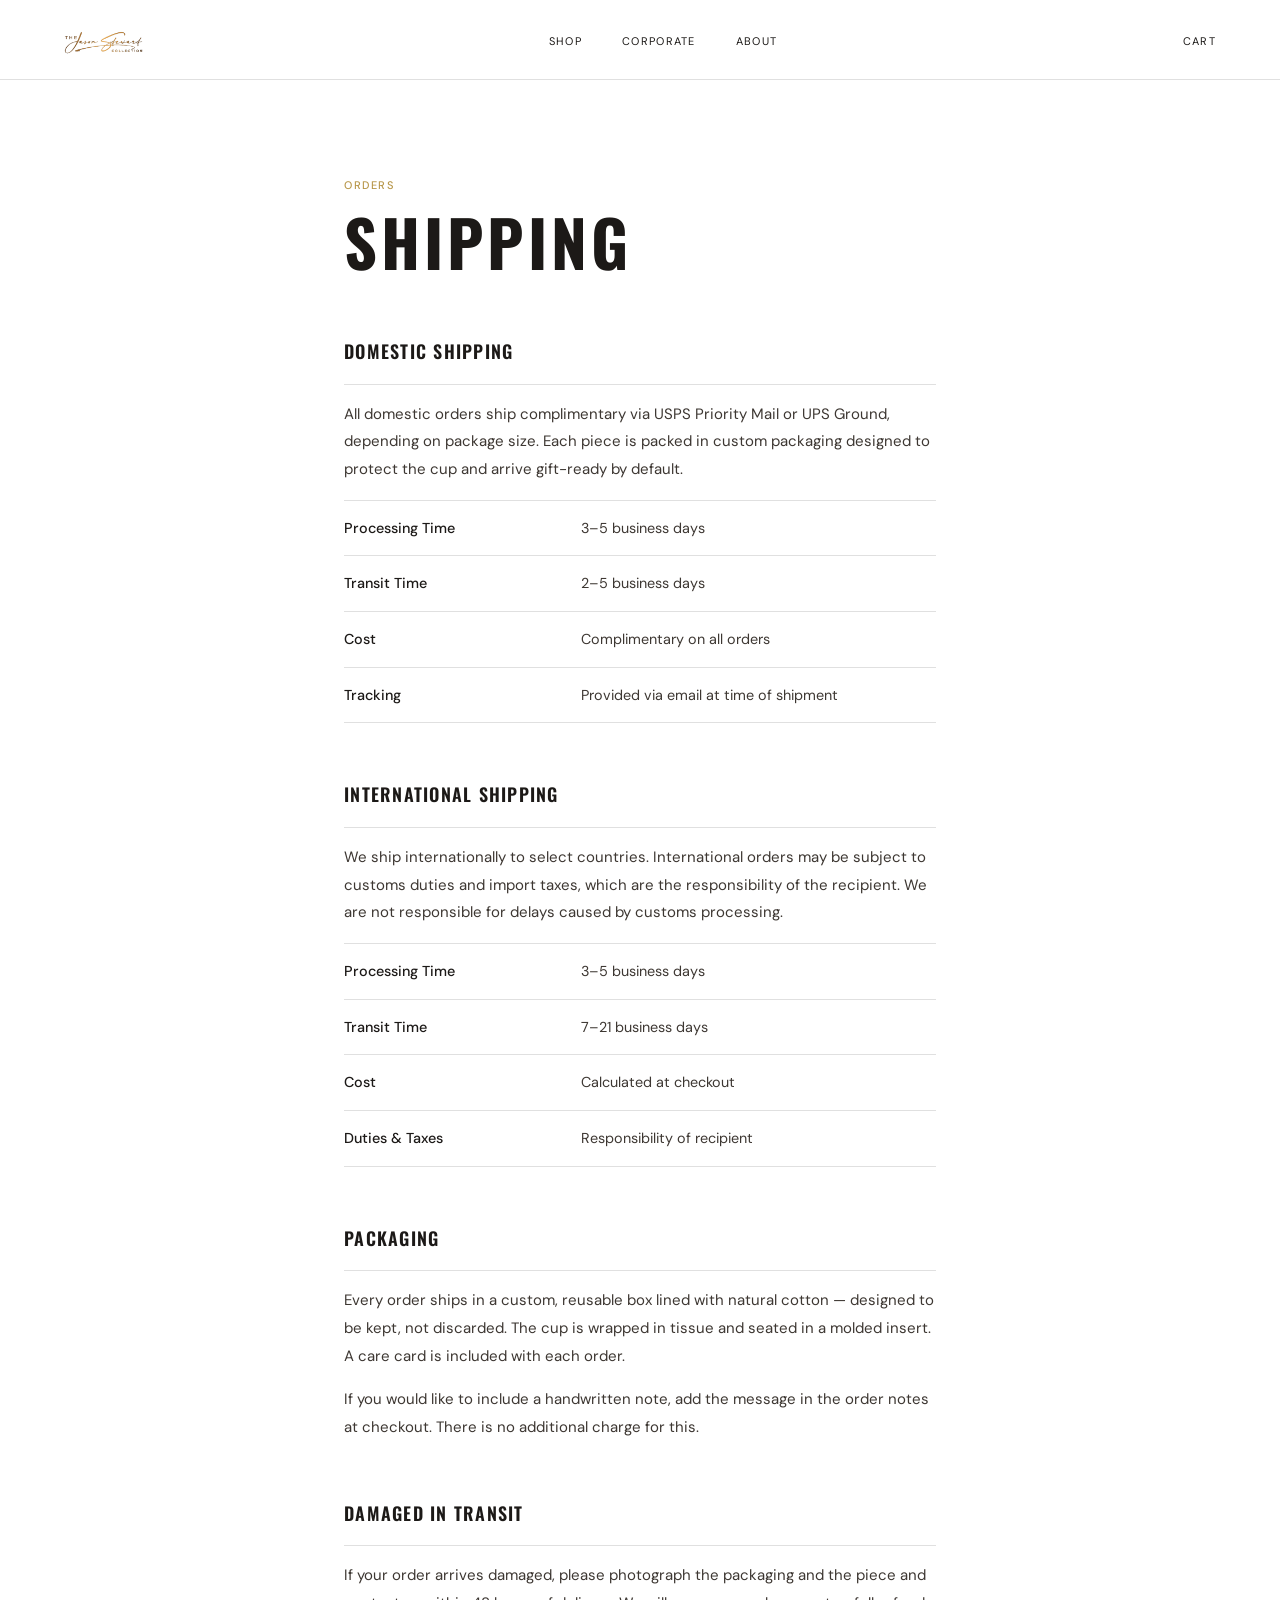
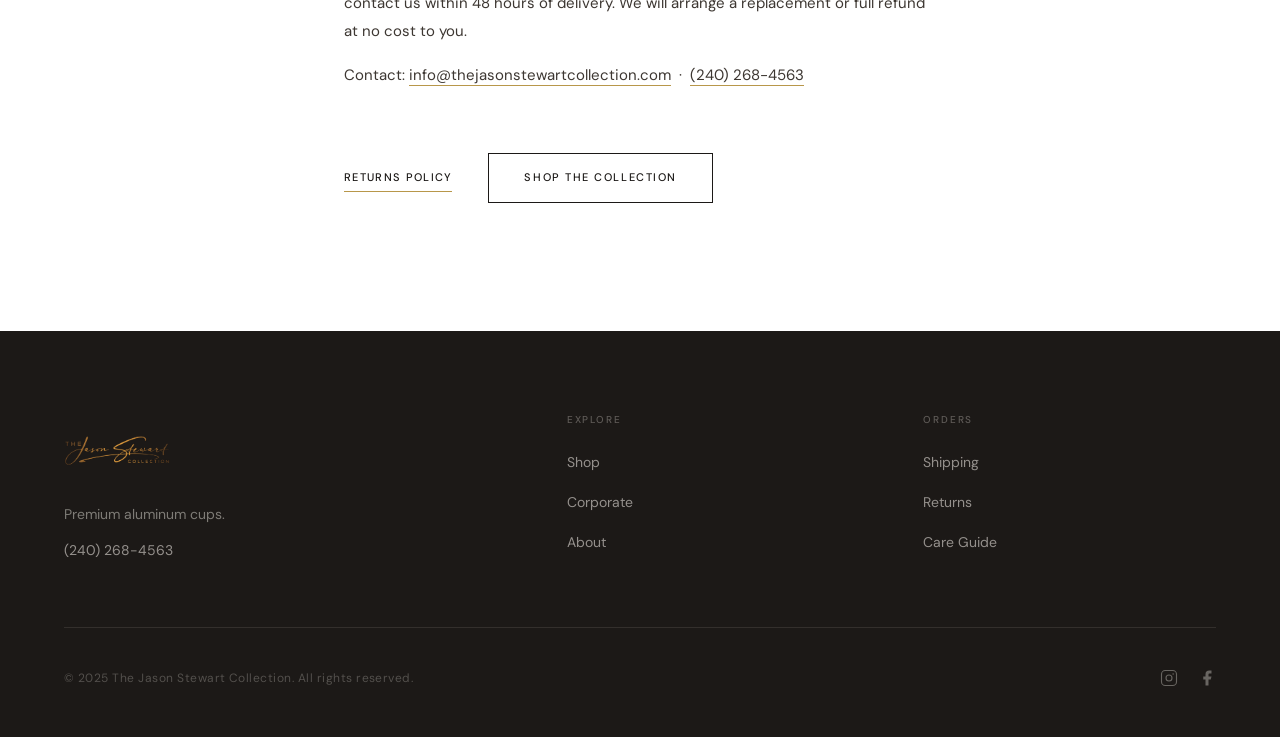
<file: shipping.html>
<!DOCTYPE html>
<html lang="en">
<head>
  <meta charset="UTF-8" />
  <meta name="viewport" content="width=device-width, initial-scale=1.0" />
  <title>Shipping — The Jason Stewart Collection</title>
  <link rel="preconnect" href="https://fonts.googleapis.com" />
  <link rel="preconnect" href="https://fonts.gstatic.com" crossorigin />
  <link rel="stylesheet" href="styles.css" />
  <script src="analytics.js"></script>
  <style>
    .info-wrap {
      padding-top: calc(var(--nav-h) + 96px);
      padding-bottom: 128px;
      max-width: 720px;
      margin: 0 auto;
      padding-left: 64px;
      padding-right: 64px;
    }
    .info-headline {
      font-family: var(--f-display);
      font-size: clamp(2.5rem, 5vw, 4rem);
      font-weight: 700;
      letter-spacing: 0.06em;
      text-transform: uppercase;
      line-height: 0.95;
      color: var(--charcoal);
      margin: 16px 0 64px;
    }
    .info-section { margin-bottom: 56px; }
    .info-section-title {
      font-family: var(--f-display);
      font-size: 1.125rem;
      font-weight: 600;
      color: var(--charcoal);
      letter-spacing: 0.07em;
      text-transform: uppercase;
      margin-bottom: 16px;
      padding-bottom: 16px;
      border-bottom: 1px solid var(--stone);
    }
    .info-body {
      font-size: 0.9375rem;
      color: var(--charcoal-mid);
      line-height: 1.85;
    }
    .info-body p { margin-bottom: 16px; }
    .info-body p:last-child { margin-bottom: 0; }
    .info-table { width: 100%; border-collapse: collapse; margin-top: 8px; }
    .info-table tr { border-top: 1px solid var(--stone); }
    .info-table tr:last-child { border-bottom: 1px solid var(--stone); }
    .info-table td { padding: 14px 0; font-size: 0.9rem; color: var(--charcoal-mid); vertical-align: top; }
    .info-table .td-label { font-weight: 500; color: var(--charcoal); width: 40%; }
    @media (max-width: 768px) {
      .info-wrap { padding: calc(var(--nav-h) + 56px) 24px 80px; }
    }
  </style>
</head>
<body>

  <!-- ─── Cart Drawer ──────────────────────────────────────── -->
  <div class="cart-overlay" id="cart-overlay" aria-hidden="true">
    <aside class="cart-drawer" id="cart-drawer" role="dialog" aria-label="Shopping cart" aria-modal="true">
      <div class="cart-header">
        <h2 class="cart-title f-display">Your Cart</h2>
        <button class="cart-close" id="cart-close" aria-label="Close cart">
          <svg width="20" height="20" viewBox="0 0 24 24" fill="none" stroke="currentColor" stroke-width="1.5" stroke-linecap="round"><path d="M18 6L6 18M6 6l12 12"/></svg>
        </button>
      </div>
      <div class="cart-body" id="cart-body">
        <div class="cart-empty">
          <p class="cart-empty-text">Your cart is empty.</p>
          <a href="shop.html" class="btn btn-text">Explore the Collection</a>
        </div>
      </div>
      <div class="cart-footer">
        <div class="cart-subtotal">
          <span class="cart-subtotal-label">Subtotal</span>
          <span class="cart-subtotal-amount f-display" id="cart-total">—</span>
        </div>
        <p class="cart-note">Complimentary shipping on all orders. Gift packaging available at checkout.</p>
        <a href="shop.html" id="checkout-link" class="btn btn-fill" style="width:100%; justify-content:center; text-decoration:none;">Proceed to Checkout</a>
      </div>
    </aside>
  </div>

  <!-- ─── Navigation ──────────────────────────────────────── -->
  <nav class="site-nav is-ivory" id="site-nav" aria-label="Main navigation">
    <a href="index.html" class="nav-logo" aria-label="The Jason Stewart Collection — Home">
      <img src="black-cropped.png" alt="The Jason Stewart Collection" style="height:54px; width:auto; display:block;" />
    </a>
    <ul class="nav-links" role="list">
      <li><a href="shop.html"      class="nav-link">Shop</a></li>
      <li><a href="corporate.html" class="nav-link">Corporate</a></li>
      <li><a href="about.html"     class="nav-link">About</a></li>
    </ul>
    <div class="nav-actions">
      <div class="nav-cart-wrap">
        <a href="#" class="nav-link" id="cart-toggle" aria-label="Open cart">Cart</a>
        <span class="cart-badge" id="cart-badge" style="display:none;" aria-live="polite">0</span>
      </div>
    </div>
  </nav>

  <main>
    <div class="info-wrap">
      <p class="label-accent reveal">Orders</p>
      <h1 class="info-headline reveal reveal-delay-1">Shipping</h1>

      <div class="info-section reveal reveal-delay-2">
        <h2 class="info-section-title f-display">Domestic Shipping</h2>
        <div class="info-body">
          <p>All domestic orders ship complimentary via USPS Priority Mail or UPS Ground, depending on package size. Each piece is packed in custom packaging designed to protect the cup and arrive gift-ready by default.</p>
          <table class="info-table" aria-label="Domestic shipping details">
            <tbody>
              <tr><td class="td-label">Processing Time</td><td>3–5 business days</td></tr>
              <tr><td class="td-label">Transit Time</td><td>2–5 business days</td></tr>
              <tr><td class="td-label">Cost</td><td>Complimentary on all orders</td></tr>
              <tr><td class="td-label">Tracking</td><td>Provided via email at time of shipment</td></tr>
            </tbody>
          </table>
        </div>
      </div>

      <div class="info-section reveal">
        <h2 class="info-section-title f-display">International Shipping</h2>
        <div class="info-body">
          <p>We ship internationally to select countries. International orders may be subject to customs duties and import taxes, which are the responsibility of the recipient. We are not responsible for delays caused by customs processing.</p>
          <table class="info-table" aria-label="International shipping details">
            <tbody>
              <tr><td class="td-label">Processing Time</td><td>3–5 business days</td></tr>
              <tr><td class="td-label">Transit Time</td><td>7–21 business days</td></tr>
              <tr><td class="td-label">Cost</td><td>Calculated at checkout</td></tr>
              <tr><td class="td-label">Duties &amp; Taxes</td><td>Responsibility of recipient</td></tr>
            </tbody>
          </table>
        </div>
      </div>

      <div class="info-section reveal">
        <h2 class="info-section-title f-display">Packaging</h2>
        <div class="info-body">
          <p>Every order ships in a custom, reusable box lined with natural cotton — designed to be kept, not discarded. The cup is wrapped in tissue and seated in a molded insert. A care card is included with each order.</p>
          <p>If you would like to include a handwritten note, add the message in the order notes at checkout. There is no additional charge for this.</p>
        </div>
      </div>

      <div class="info-section reveal">
        <h2 class="info-section-title f-display">Damaged in Transit</h2>
        <div class="info-body">
          <p>If your order arrives damaged, please photograph the packaging and the piece and contact us within 48 hours of delivery. We will arrange a replacement or full refund at no cost to you.</p>
          <p>Contact: <a href="mailto:info@thejasonstewartcollection.com" style="border-bottom:1px solid var(--champagne);">info@thejasonstewartcollection.com</a> &nbsp;·&nbsp; <a href="tel:+12402684563" style="border-bottom:1px solid var(--champagne);">(240) 268-4563</a></p>
        </div>
      </div>

      <div style="margin-top:64px;" class="reveal">
        <a href="returns.html" class="btn btn-text" style="margin-right:32px;">Returns Policy</a>
        <a href="shop.html" class="btn btn-outline">Shop the Collection</a>
      </div>
    </div>
  </main>

  <footer class="site-footer" aria-label="Site footer">
    <div class="footer-grid" style="grid-template-columns:1.5fr 1fr 1fr;">
      <div>
        <img src="black-cropped.png" alt="The Jason Stewart Collection" style="height:72px; width:auto; display:block; margin-bottom:12px;" />
        <p class="footer-tagline">Premium aluminum cups.</p>
        <a href="tel:+12402684563" class="footer-link" style="font-size:0.875rem; margin-top:12px; display:block;">(240) 268-4563</a>
      </div>
      <div>
        <span class="footer-col-title">Explore</span>
        <ul class="footer-links">
          <li><a href="shop.html"      class="footer-link">Shop</a></li>
          <li><a href="corporate.html" class="footer-link">Corporate</a></li>
          <li><a href="about.html"     class="footer-link">About</a></li>
        </ul>
      </div>
      <div>
        <span class="footer-col-title">Orders</span>
        <ul class="footer-links">
          <li><a href="shipping.html" class="footer-link">Shipping</a></li>
          <li><a href="returns.html"  class="footer-link">Returns</a></li>
          <li><a href="care-guide.html" class="footer-link">Care Guide</a></li>
        </ul>
      </div>
    </div>
    <div class="footer-bottom">
      <p class="footer-copy">&copy; 2025 The Jason Stewart Collection. All rights reserved.</p>
      <div class="social-links">
        <a href="https://www.instagram.com/thejasonstewartcollection/" class="social-link" aria-label="Instagram" target="_blank" rel="noopener noreferrer">
          <svg width="18" height="18" viewBox="0 0 24 24" fill="none" stroke="currentColor" stroke-width="1.5" stroke-linecap="round" stroke-linejoin="round" aria-hidden="true"><rect x="2" y="2" width="20" height="20" rx="5"/><circle cx="12" cy="12" r="4"/><circle cx="17.5" cy="6.5" r="1" fill="currentColor" stroke="none"/></svg>
        </a>
        <a href="https://www.facebook.com/profile.php?id=61577875621210" class="social-link" aria-label="Facebook" target="_blank" rel="noopener noreferrer">
          <svg width="18" height="18" viewBox="0 0 24 24" fill="currentColor" aria-hidden="true"><path d="M18 2h-3a5 5 0 0 0-5 5v3H7v4h3v8h4v-8h3l1-4h-4V7a1 1 0 0 1 1-1h3z"/></svg>
        </a>
      </div>
    </div>
  </footer>

  <script src="script.js"></script>
</body>
</html>
</file>
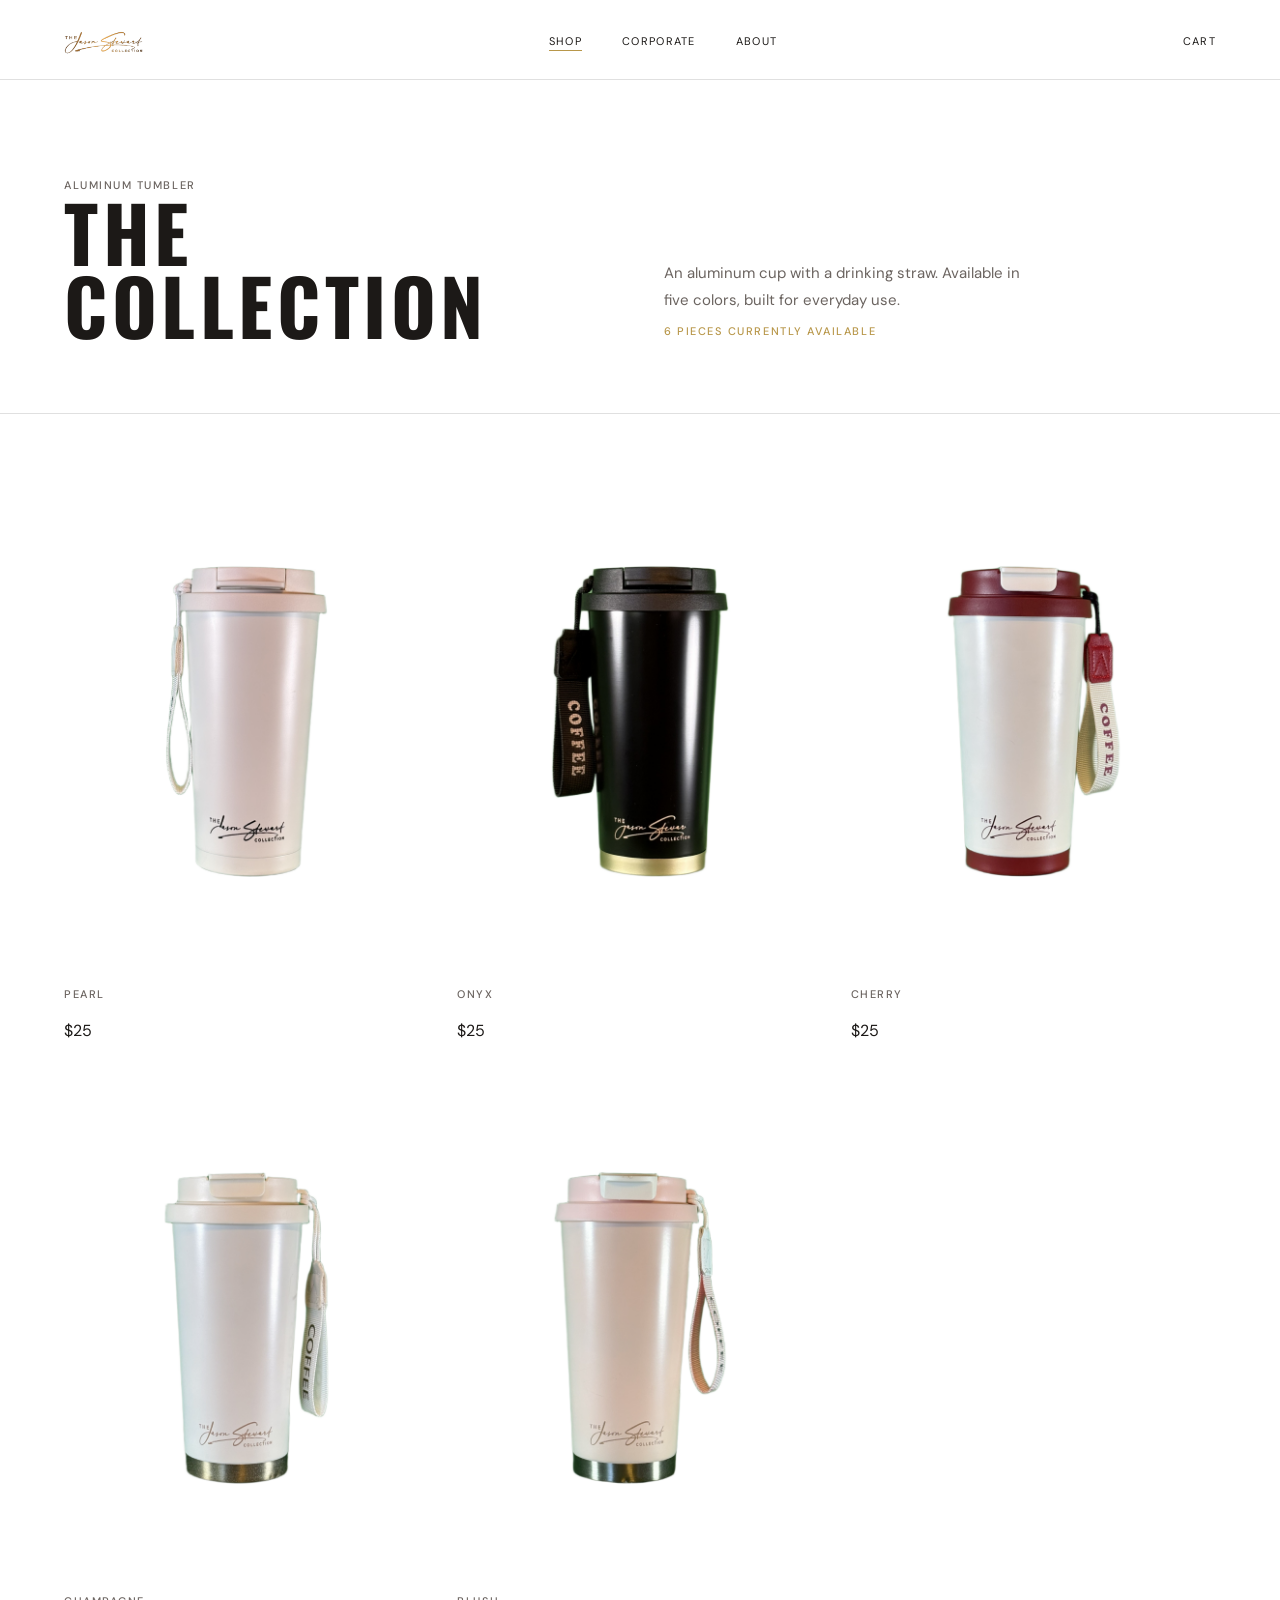
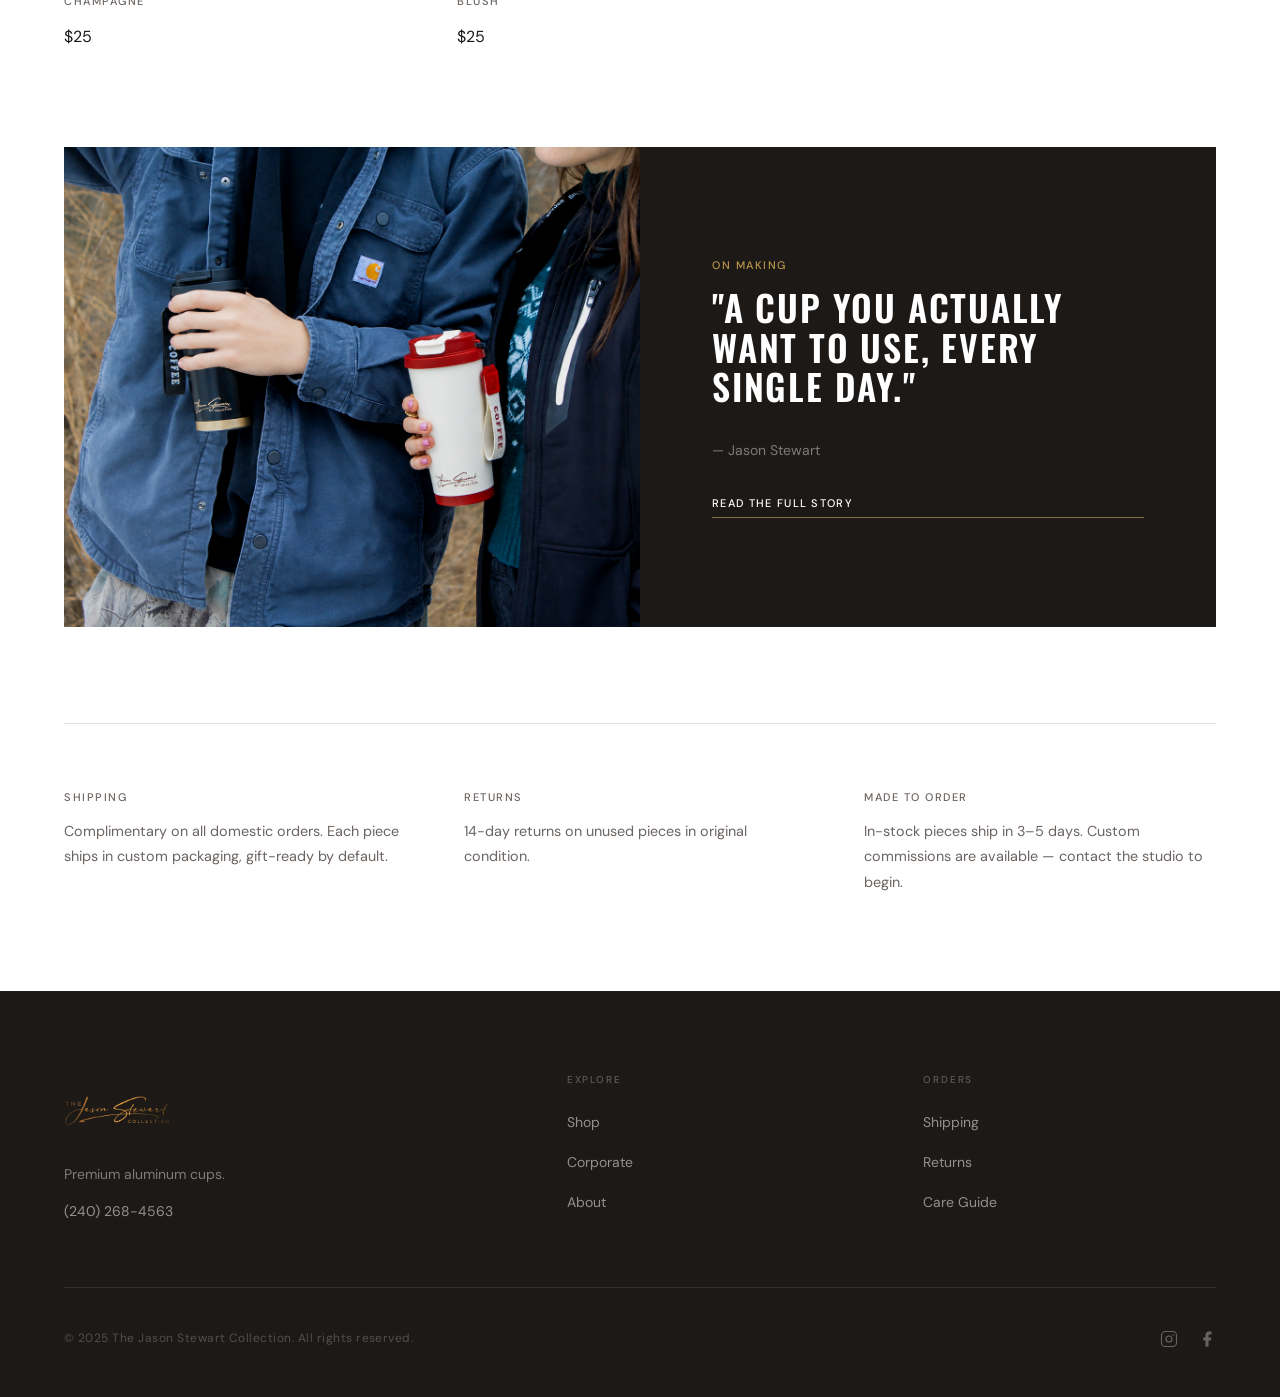
<file: shop.html>
<!DOCTYPE html>
<html lang="en">
<head>
  <meta charset="UTF-8" />
  <meta name="viewport" content="width=device-width, initial-scale=1.0" />
  <title>Shop — The Jason Stewart Collection</title>
  <meta name="description" content="Browse the full collection of cups and drinkware by Jason Stewart." />
  <link rel="preconnect" href="https://fonts.googleapis.com" />
  <link rel="preconnect" href="https://fonts.gstatic.com" crossorigin />
  <link rel="stylesheet" href="styles.css" />
  <script src="analytics.js"></script>
  <style>
    /* ── Page hero ─────────────────────────────────────────── */
    .shop-hero {
      padding-top: calc(var(--nav-h) + 96px);
      padding-bottom: 72px;
      padding-left: 64px;
      padding-right: 64px;
      border-bottom: 1px solid var(--stone);
      display: grid;
      grid-template-columns: 1fr 1fr;
      align-items: end;
      gap: 48px;
    }
    .shop-hero-headline {
      font-family: var(--f-display);
      font-size: clamp(3rem, 6vw, 5.5rem);
      font-weight: 700;
      letter-spacing: 0.06em;
      text-transform: uppercase;
      line-height: 0.95;
      color: var(--charcoal);
    }
    .shop-hero-sub {
      font-size: 0.9375rem;
      color: var(--charcoal-muted);
      line-height: 1.8;
      max-width: 360px;
      margin-bottom: 8px;
    }

    /* ── Filter bar ────────────────────────────────────────── */
    .filter-bar {
      display: flex;
      align-items: center;
      justify-content: space-between;
      padding: 28px 64px;
      border-bottom: 1px solid var(--stone);
      background: var(--ivory);
      position: sticky;
      top: var(--nav-h);
      z-index: 10;
    }
    .filter-tabs {
      display: flex;
      gap: 0;
    }
    .filter-tab {
      font-size: 0.6875rem;
      font-weight: 400;
      letter-spacing: 0.12em;
      text-transform: uppercase;
      color: var(--charcoal-muted);
      padding: 8px 20px;
      border: 1px solid var(--stone);
      border-right: none;
      background: transparent;
      cursor: pointer;
      transition: background-color 300ms var(--ease), color 300ms var(--ease);
    }
    .filter-tab:first-child { border-radius: 0; }
    .filter-tab:last-child  { border-right: 1px solid var(--stone); }
    .filter-tab:hover  { background: var(--ivory-warm); color: var(--charcoal); }
    .filter-tab.active { background: var(--charcoal); color: var(--ivory); border-color: var(--charcoal); }
    .filter-tab.active + .filter-tab { border-left-color: var(--charcoal); }
    .filter-tab:focus-visible { outline: 2px solid var(--champagne); outline-offset: 2px; }

    .filter-count {
      font-size: 0.6875rem;
      font-weight: 400;
      letter-spacing: 0.1em;
      text-transform: uppercase;
      color: var(--charcoal-muted);
    }

    /* ── Grid wrapper ──────────────────────────────────────── */
    .shop-grid-wrap {
      padding: 64px;
    }

    /* ── Full-width editorial band ─────────────────────────── */
    .editorial-band {
      display: grid;
      grid-template-columns: 1fr 1fr;
      min-height: 480px;
      margin: 32px 0;
    }
    .editorial-image {
      overflow: hidden;
      background: var(--ivory-warm);
    }
    .editorial-image img {
      width: 100%; height: 100%;
      object-fit: cover;
      transition: transform 1.2s var(--ease-out);
    }
    .editorial-image:hover img { transform: scale(1.04); }
    .editorial-copy {
      background: var(--charcoal);
      color: var(--ivory);
      padding: 64px 72px;
      display: flex;
      flex-direction: column;
      justify-content: center;
    }
    .editorial-quote {
      font-family: var(--f-display);
      font-size: clamp(1.75rem, 2.8vw, 2.5rem);
      font-weight: 600;
      letter-spacing: 0.05em;
      text-transform: uppercase;
      line-height: 1.1;
      color: var(--ivory);
      margin: 12px 0 32px;
    }

    @media (max-width: 900px) {
      .shop-hero {
        grid-template-columns: 1fr;
        padding: calc(var(--nav-h) + 56px) 24px 56px;
        gap: 24px;
      }
      .shop-hero-sub { max-width: none; }
      .filter-bar { padding: 20px 24px; gap: 16px; }
      .filter-tabs { flex-wrap: wrap; }
      .shop-grid-wrap { padding: 40px 24px; }
      .editorial-band { grid-template-columns: 1fr; }
      .editorial-image { min-height: 320px; }
      .editorial-copy { padding: 48px 24px; }
    }
  </style>
</head>
<body>

  <!-- ─── Cart Drawer ──────────────────────────────────────── -->
  <div class="cart-overlay" id="cart-overlay" aria-hidden="true">
    <aside class="cart-drawer" id="cart-drawer" role="dialog" aria-label="Shopping cart" aria-modal="true">
      <div class="cart-header">
        <h2 class="cart-title f-display">Your Cart</h2>
        <button class="cart-close" id="cart-close" aria-label="Close cart">
          <svg width="20" height="20" viewBox="0 0 24 24" fill="none" stroke="currentColor" stroke-width="1.5" stroke-linecap="round">
            <path d="M18 6L6 18M6 6l12 12"/>
          </svg>
        </button>
      </div>
      <div class="cart-body" id="cart-body">
        <div class="cart-empty">
          <p class="cart-empty-text">Your cart is empty.</p>
          <a href="shop.html" class="btn btn-text">Explore the Collection</a>
        </div>
      </div>
      <div class="cart-footer">
        <div class="cart-subtotal">
          <span class="cart-subtotal-label">Subtotal</span>
          <span class="cart-subtotal-amount f-display" id="cart-total">—</span>
        </div>
        <p class="cart-note">Complimentary shipping on all orders. Gift packaging available at checkout.</p>
        <a href="shop.html" id="checkout-link" class="btn btn-fill" style="width:100%; justify-content:center; text-decoration:none;">Proceed to Checkout</a>
      </div>
    </aside>
  </div>

  <!-- ─── Navigation ──────────────────────────────────────── -->
  <nav class="site-nav is-ivory" id="site-nav" aria-label="Main navigation">
    <a href="index.html" class="nav-logo" aria-label="The Jason Stewart Collection — Home">
      <img src="black-cropped.png" alt="The Jason Stewart Collection" style="height:54px; width:auto; display:block;" />
    </a>
    <ul class="nav-links" role="list">
      <li><a href="shop.html"      class="nav-link active">Shop</a></li>
      <li><a href="corporate.html" class="nav-link">Corporate</a></li>
      <li><a href="about.html"     class="nav-link">About</a></li>
    </ul>
    <div class="nav-actions">
      <div class="nav-cart-wrap">
        <a href="#" class="nav-link" id="cart-toggle" aria-label="Open cart">Cart</a>
        <span class="cart-badge" id="cart-badge" style="display:none;" aria-live="polite">0</span>
      </div>
    </div>
  </nav>

  <!-- ─── Shop Hero ────────────────────────────────────────── -->
  <header class="shop-hero">
    <div>
      <p class="label-caps">Aluminum Tumbler</p>
      <h1 class="shop-hero-headline">The<br>Collection</h1>
    </div>
    <div>
      <p class="shop-hero-sub">
        An aluminum cup with a drinking straw. Available in five colors, built for everyday use.
      </p>
      <p class="label-caps" style="color:var(--champagne);">6 pieces currently available</p>
    </div>
  </header>


  <!-- ─── Product Grid ─────────────────────────────────────── -->
  <main class="shop-grid-wrap">
    <div class="product-grid">

      <a href="product.html?color=white" class="product-card reveal" aria-label="Aluminum Tumbler — Pearl">
        <div class="card-image">
          <img src="cupphotos/WhiteFront.png" alt="Aluminum Tumbler in Pearl (White)" width="480" height="640" loading="lazy" />
        </div>
        <div class="card-info">
          <p class="card-label label-caps">Pearl</p>
          <p class="card-price">$25</p>
        </div>
      </a>

      <a href="product.html?color=black" class="product-card reveal reveal-delay-1" aria-label="Aluminum Tumbler — Onyx">
        <div class="card-image">
          <img src="cupphotos/BlackFront.png" alt="Aluminum Tumbler in Onyx (Black)" width="480" height="640" loading="lazy" />
        </div>
        <div class="card-info">
          <p class="card-label label-caps">Onyx</p>
          <p class="card-price">$25</p>
        </div>
      </a>

      <a href="product.html?color=cherry" class="product-card reveal reveal-delay-2" aria-label="Aluminum Tumbler — Cherry">
        <div class="card-image">
          <img src="cupphotos/CherryFront.png" alt="Aluminum Tumbler in Cherry" width="480" height="640" loading="lazy" />
        </div>
        <div class="card-info">
          <p class="card-label label-caps">Cherry</p>
          <p class="card-price">$25</p>
        </div>
      </a>

      <a href="product.html?color=gold" class="product-card reveal" aria-label="Aluminum Tumbler — Champagne">
        <div class="card-image">
          <img src="cupphotos/GoldFront.png" alt="Aluminum Tumbler in Champagne (Gold)" width="480" height="640" loading="lazy" />
        </div>
        <div class="card-info">
          <p class="card-label label-caps">Champagne</p>
          <p class="card-price">$25</p>
        </div>
      </a>

      <a href="product.html?color=pink" class="product-card reveal reveal-delay-1" aria-label="Aluminum Tumbler — Blush">
        <div class="card-image">
          <img src="cupphotos/PinkFront.png" alt="Aluminum Tumbler in Blush (Pink)" width="480" height="640" loading="lazy" />
        </div>
        <div class="card-info">
          <p class="card-label label-caps">Blush</p>
          <p class="card-price">$25</p>
        </div>
      </a>

    </div>

    <!-- ── Editorial Band ──────────────────────────────────── -->
    <div class="editorial-band reveal" style="margin-top:96px;">
      <div class="editorial-image">
        <img
          src="cleanhand.png"
          alt="Aluminum Tumbler — shared between two"
          width="800" height="700"
          loading="lazy"
        />
      </div>
      <div class="editorial-copy">
        <p class="label-accent">On making</p>
        <p class="editorial-quote">
          "A cup you actually want to use, every single day."
        </p>
        <p style="font-size:0.875rem; color:rgba(247,243,236,0.45); margin-bottom:32px;">— Jason Stewart</p>
        <a href="about.html" class="btn btn-text btn-text-light">Read the full story</a>
      </div>
    </div>

    <!-- ── Shipping Note ───────────────────────────────────── -->
    <div class="reveal" style="margin-top:96px; padding-top:64px; border-top:1px solid var(--stone); display:grid; grid-template-columns:repeat(3,1fr); gap:48px; padding-bottom:32px;">
      <div>
        <p class="label-caps" style="margin-bottom:12px;">Shipping</p>
        <p style="font-size:0.9rem; color:var(--charcoal-muted); line-height:1.75;">Complimentary on all domestic orders. Each piece ships in custom packaging, gift-ready by default.</p>
      </div>
      <div>
        <p class="label-caps" style="margin-bottom:12px;">Returns</p>
        <p style="font-size:0.9rem; color:var(--charcoal-muted); line-height:1.75;">14-day returns on unused pieces in original condition.</p>
      </div>
      <div>
        <p class="label-caps" style="margin-bottom:12px;">Made to Order</p>
        <p style="font-size:0.9rem; color:var(--charcoal-muted); line-height:1.75;">In-stock pieces ship in 3–5 days. Custom commissions are available — contact the studio to begin.</p>
      </div>
    </div>
  </main>

  <!-- ─── Footer ───────────────────────────────────────────── -->
  <footer class="site-footer" aria-label="Site footer">
    <div class="footer-grid" style="grid-template-columns:1.5fr 1fr 1fr;">
      <div>
        <img src="black-cropped.png" alt="The Jason Stewart Collection" style="height:72px; width:auto; display:block; margin-bottom:12px;" />
        <p class="footer-tagline">Premium aluminum cups.</p>
        <a href="tel:+12402684563" class="footer-link" style="font-size:0.875rem; margin-top:12px; display:block;">(240) 268-4563</a>
      </div>
      <div>
        <span class="footer-col-title">Explore</span>
        <ul class="footer-links">
          <li><a href="shop.html"      class="footer-link">Shop</a></li>
          <li><a href="corporate.html" class="footer-link">Corporate</a></li>
          <li><a href="about.html"     class="footer-link">About</a></li>
        </ul>
      </div>
      <div>
        <span class="footer-col-title">Orders</span>
        <ul class="footer-links">
          <li><a href="shipping.html" class="footer-link">Shipping</a></li>
          <li><a href="returns.html"  class="footer-link">Returns</a></li>
          <li><a href="care-guide.html" class="footer-link">Care Guide</a></li>
        </ul>
      </div>
    </div>
    <div class="footer-bottom">
      <p class="footer-copy">&copy; 2025 The Jason Stewart Collection. All rights reserved.</p>
      <div class="social-links">
        <a href="https://www.instagram.com/thejasonstewartcollection/" class="social-link" aria-label="Instagram" target="_blank" rel="noopener noreferrer">
          <svg width="18" height="18" viewBox="0 0 24 24" fill="none" stroke="currentColor" stroke-width="1.5" stroke-linecap="round" stroke-linejoin="round" aria-hidden="true"><rect x="2" y="2" width="20" height="20" rx="5"/><circle cx="12" cy="12" r="4"/><circle cx="17.5" cy="6.5" r="1" fill="currentColor" stroke="none"/></svg>
        </a>
        <a href="https://www.facebook.com/profile.php?id=61577875621210" class="social-link" aria-label="Facebook" target="_blank" rel="noopener noreferrer">
          <svg width="18" height="18" viewBox="0 0 24 24" fill="currentColor" aria-hidden="true"><path d="M18 2h-3a5 5 0 0 0-5 5v3H7v4h3v8h4v-8h3l1-4h-4V7a1 1 0 0 1 1-1h3z"/></svg>
        </a>
      </div>
    </div>
  </footer>

  <script src="script.js"></script>
</body>
</html>
</file>
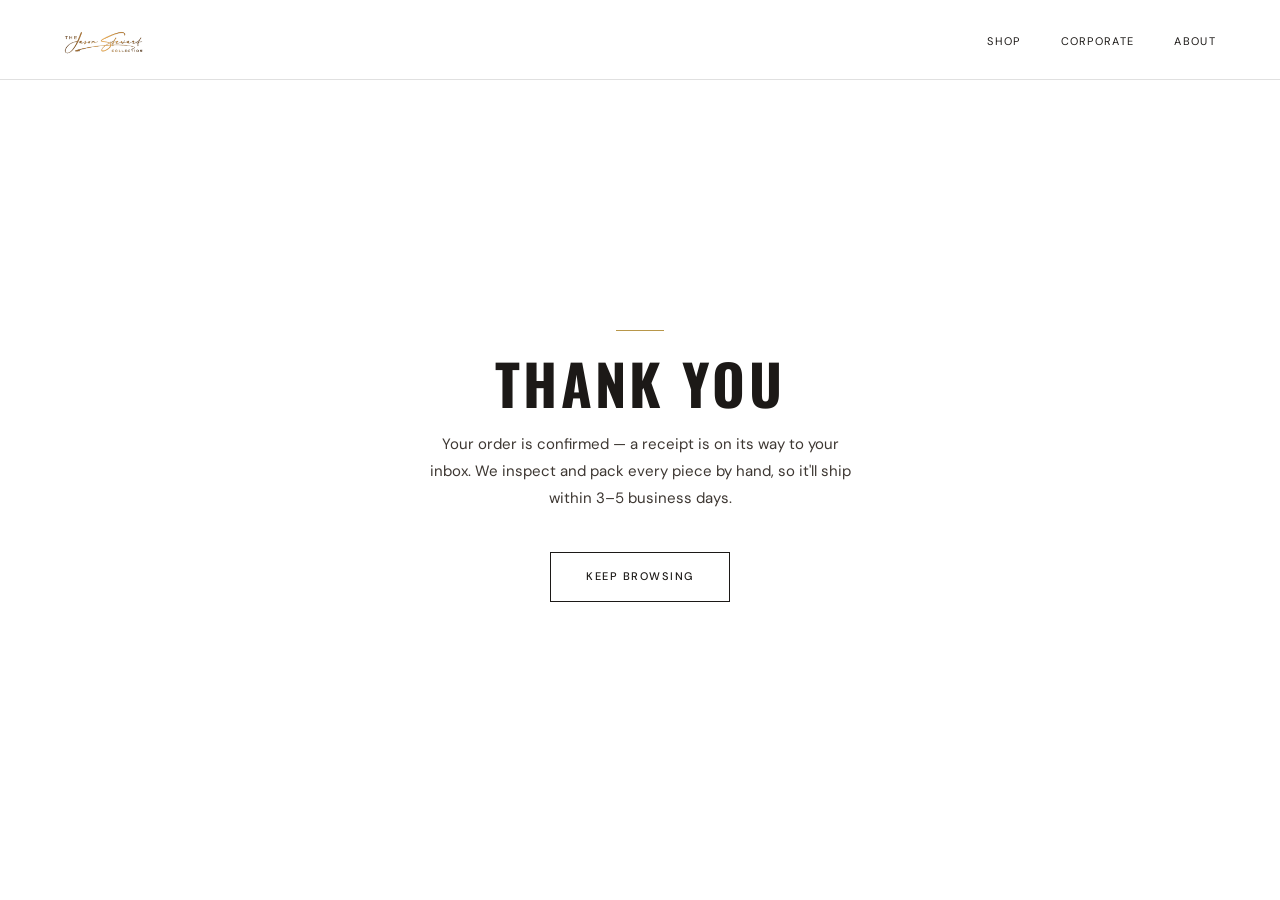
<file: thank-you.html>
<!DOCTYPE html>
<html lang="en">
<head>
  <meta charset="UTF-8" />
  <meta name="viewport" content="width=device-width, initial-scale=1.0" />
  <title>Thank You — The Jason Stewart Collection</title>
  <meta name="robots" content="noindex" />
  <link rel="preconnect" href="https://fonts.googleapis.com" />
  <link rel="preconnect" href="https://fonts.gstatic.com" crossorigin />
  <link rel="stylesheet" href="styles.css" />
  <script src="analytics.js"></script>
  <style>
    .ty-wrap {
      min-height: 100svh;
      display: flex;
      flex-direction: column;
      align-items: center;
      justify-content: center;
      text-align: center;
      padding: calc(var(--nav-h) + 48px) 24px 96px;
    }
    .ty-headline {
      font-family: var(--f-display);
      font-size: clamp(2.25rem, 5vw, 3.5rem);
      font-weight: 700;
      letter-spacing: 0.06em;
      text-transform: uppercase;
      line-height: 1.0;
      color: var(--charcoal);
      margin: 24px 0 20px;
    }
    .ty-sub {
      font-size: 0.9375rem;
      color: var(--charcoal-mid);
      line-height: 1.8;
      max-width: 440px;
      margin-bottom: 40px;
    }
  </style>
</head>
<body>

  <!-- ─── Navigation ──────────────────────────────────────── -->
  <nav class="site-nav is-ivory" id="site-nav" aria-label="Main navigation">
    <a href="index.html" class="nav-logo" aria-label="The Jason Stewart Collection — Home">
      <img src="black-cropped.png" alt="The Jason Stewart Collection" style="height:54px; width:auto; display:block;" />
    </a>
    <ul class="nav-links" role="list">
      <li><a href="shop.html"      class="nav-link">Shop</a></li>
      <li><a href="corporate.html" class="nav-link">Corporate</a></li>
      <li><a href="about.html"     class="nav-link">About</a></li>
    </ul>
  </nav>

  <main class="ty-wrap">
    <span class="rule rule-short rule-champagne" aria-hidden="true"></span>
    <h1 class="ty-headline">Thank You</h1>
    <p class="ty-sub">
      Your order is confirmed — a receipt is on its way to your inbox. We inspect and pack every piece by hand, so it'll ship within 3–5 business days.
    </p>
    <a href="shop.html" class="btn btn-outline">Keep Browsing</a>
  </main>

  <script src="script.js"></script>
  <script>
    // This page exists so a real "Purchase" conversion can be tracked —
    // set every Stripe Payment Link's post-payment redirect to this URL
    // (Stripe Dashboard → Payment Link → after payment → redirect customers to your website).
    if (window.JSC) window.JSC.trackPurchase();
  </script>
</body>
</html>
</file>
<file: styles.css>
/* ============================================================
   The Jason Stewart Collection — Shared Styles
   ============================================================ */

@import url('https://fonts.googleapis.com/css2?family=Oswald:wght@400;500;600;700&family=DM+Sans:opsz,wght@9..40,300;9..40,400;9..40,500&display=swap');

/* ─── Reset ─────────────────────────────────────────────────── */
*, *::before, *::after { box-sizing: border-box; margin: 0; padding: 0; }
img, video { display: block; max-width: 100%; }
button { cursor: pointer; border: none; background: none; font: inherit; }
a { color: inherit; text-decoration: none; }
ul, ol { list-style: none; }

/* ─── Tokens ─────────────────────────────────────────────────── */
:root {
  --charcoal:        #1C1917;
  --charcoal-mid:    #3D3732;
  --charcoal-muted:  #6B6460;
  --ivory:           #FFFFFF;
  --ivory-warm:      #F5F5F5;
  --stone:           #E0E0E0;
  --stone-dark:      #C8C8C8;
  --champagne:       #B8974A;
  --champagne-light: #D4B87A;

  --f-display: 'Oswald', sans-serif;
  --f-sans:    'DM Sans', system-ui, sans-serif;

  --ease:     cubic-bezier(0.4, 0, 0.2, 1);
  --ease-out: cubic-bezier(0.16, 1, 0.3, 1);

  --nav-h: 80px;
}

/* ─── Base ───────────────────────────────────────────────────── */
html { scroll-behavior: smooth; }
body {
  font-family: var(--f-sans);
  font-size: 16px;
  line-height: 1.75;
  color: var(--charcoal);
  background: var(--ivory);
  -webkit-font-smoothing: antialiased;
  -moz-osx-font-smoothing: grayscale;
  overflow-x: hidden;
}

/* ─── Typography ─────────────────────────────────────────────── */
.f-display { font-family: var(--f-display); }

.label-caps {
  font-size: 0.6875rem;
  font-weight: 500;
  letter-spacing: 0.14em;
  text-transform: uppercase;
  color: var(--charcoal-muted);
}
.label-accent {
  font-size: 0.6875rem;
  font-weight: 500;
  letter-spacing: 0.14em;
  text-transform: uppercase;
  color: var(--champagne);
}

/* ─── Navigation ─────────────────────────────────────────────── */
.site-nav {
  position: fixed;
  top: 0; left: 0; right: 0;
  height: var(--nav-h);
  z-index: 90;
  display: flex;
  align-items: center;
  justify-content: space-between;
  padding: 0 64px;
  transition: background-color 500ms var(--ease),
              border-color 500ms var(--ease);
  border-bottom: 1px solid transparent;
}
.site-nav.is-ivory {
  background: var(--ivory);
  border-color: var(--stone);
}
.site-nav.is-dark { color: var(--ivory); }
.site-nav.is-dark .nav-logo-sub { color: rgba(247,243,236,0.4); }

.nav-logo {
  display: flex;
  flex-direction: column;
  line-height: 1;
}
.nav-logo-name {
  font-family: var(--f-display);
  font-size: 1rem;
  font-weight: 400;
  letter-spacing: 0.1em;
  text-transform: uppercase;
}
.nav-logo-sub {
  font-size: 0.5625rem;
  font-weight: 500;
  letter-spacing: 0.2em;
  text-transform: uppercase;
  color: var(--charcoal-muted);
  margin-top: 4px;
}

.nav-links {
  display: flex;
  gap: 40px;
}
.nav-link {
  font-size: 0.6875rem;
  font-weight: 400;
  letter-spacing: 0.12em;
  text-transform: uppercase;
  border-bottom: 1px solid transparent;
  padding-bottom: 2px;
  transition: border-color 300ms var(--ease), opacity 300ms var(--ease);
}
.nav-link:hover { border-color: var(--champagne); }
.nav-link.active { border-color: var(--champagne); }
.nav-link:focus-visible {
  outline: 2px solid var(--champagne);
  outline-offset: 4px;
  border-radius: 1px;
}

.nav-actions { display: flex; gap: 28px; align-items: center; }
.nav-logo img { display: block; }
.nav-cart-wrap { position: relative; }
.cart-badge {
  position: absolute;
  top: -7px; right: -14px;
  width: 15px; height: 15px;
  background: var(--champagne);
  color: var(--ivory);
  font-size: 0.5rem;
  font-weight: 500;
  border-radius: 50%;
  display: flex;
  align-items: center;
  justify-content: center;
  letter-spacing: 0;
}

/* ─── Buttons ────────────────────────────────────────────────── */
.btn {
  display: inline-flex;
  align-items: center;
  gap: 8px;
  font-family: var(--f-sans);
  font-size: 0.6875rem;
  font-weight: 500;
  letter-spacing: 0.14em;
  text-transform: uppercase;
  cursor: pointer;
  transition: background-color 400ms var(--ease),
              color 400ms var(--ease),
              opacity 400ms var(--ease),
              border-color 400ms var(--ease);
}
.btn:focus-visible {
  outline: 2px solid var(--champagne);
  outline-offset: 3px;
  border-radius: 1px;
}

.btn-fill {
  background: var(--charcoal);
  color: var(--ivory);
  padding: 15px 36px;
  border: 1px solid var(--charcoal);
}
.btn-fill:hover { background: var(--charcoal-mid); border-color: var(--charcoal-mid); }
.btn-fill:active { opacity: 0.75; }

.btn-outline {
  background: transparent;
  color: var(--charcoal);
  padding: 14px 35px;
  border: 1px solid var(--charcoal);
}
.btn-outline:hover { background: var(--charcoal); color: var(--ivory); }

.btn-outline-light {
  background: transparent;
  color: var(--ivory);
  padding: 14px 35px;
  border: 1px solid rgba(247,243,236,0.45);
}
.btn-outline-light:hover {
  background: var(--ivory);
  color: var(--charcoal);
  border-color: var(--ivory);
}

.btn-text {
  background: transparent;
  color: var(--charcoal);
  padding: 0 0 3px;
  border: none;
  border-bottom: 1px solid var(--champagne);
  border-radius: 0;
  letter-spacing: 0.12em;
}
.btn-text:hover { opacity: 0.5; }

.btn-text-light {
  color: var(--ivory);
  border-color: rgba(212,184,122,0.55);
}

/* ─── Rules ──────────────────────────────────────────────────── */
.rule { width: 100%; height: 1px; background: var(--stone); border: none; display: block; }
.rule-champagne { background: var(--champagne); }
.rule-short { width: 48px; }

/* ─── Section Helpers ────────────────────────────────────────── */
.section       { padding: 120px 64px; }
.section-sm    { padding: 80px 64px; }
.section-dark  { background: var(--charcoal); color: var(--ivory); }
.section-warm  { background: var(--ivory-warm); }

/* ─── Product Card ───────────────────────────────────────────── */
.product-card {
  display: block;
  text-decoration: none;
  color: inherit;
}
.card-image {
  position: relative;
  overflow: hidden;
  background: #FFFFFF;
  aspect-ratio: 3 / 4;
}
.card-image img {
  width: 100%; height: 100%;
  object-fit: contain;
  transition: transform 700ms var(--ease-out), opacity 300ms var(--ease);
}
.card-image .card-img-alt {
  position: absolute;
  inset: 0;
  opacity: 0;
  transition: opacity 500ms var(--ease);
}
.card-image .card-img-alt img {
  transition: none;
  transform: none;
}
.product-card:hover .card-image img:first-child { transform: scale(1.04); }
.product-card:hover .card-img-alt { opacity: 1; }
.product-card:focus-visible { outline: 2px solid var(--champagne); outline-offset: 4px; }

.card-info      { padding-top: 20px; }
.card-label     { margin-bottom: 8px; }
.card-name {
  font-family: var(--f-display);
  font-size: 1.125rem;
  font-weight: 600;
  letter-spacing: 0.06em;
  text-transform: uppercase;
  line-height: 1.15;
  color: var(--charcoal);
  margin-bottom: 6px;
}
.card-material { font-size: 0.875rem; color: var(--charcoal-muted); }
.card-price    { font-size: 1rem; font-weight: 400; color: var(--charcoal); margin-top: 12px; }

/* ─── Product Grid ───────────────────────────────────────────── */
.product-grid {
  display: grid;
  grid-template-columns: repeat(3, 1fr);
  gap: 40px 28px;
}

/* ─── Cart Drawer ────────────────────────────────────────────── */
.cart-overlay {
  position: fixed;
  inset: 0;
  background: rgba(28,25,23,0.4);
  z-index: 200;
  opacity: 0;
  pointer-events: none;
  transition: opacity 400ms var(--ease);
}
.cart-overlay.open { opacity: 1; pointer-events: all; }

.cart-drawer {
  position: fixed;
  top: 0; right: 0; bottom: 0;
  width: 420px;
  background: var(--ivory);
  border-left: 1px solid var(--stone);
  z-index: 201;
  transform: translateX(100%);
  transition: transform 450ms var(--ease-out);
  display: flex;
  flex-direction: column;
}
.cart-drawer.open { transform: translateX(0); }

.cart-header {
  display: flex;
  align-items: center;
  justify-content: space-between;
  padding: 32px 40px 24px;
  border-bottom: 1px solid var(--stone);
  flex-shrink: 0;
}
.cart-title {
  font-family: var(--f-display);
  font-size: 1.375rem;
  font-weight: 700;
  letter-spacing: 0.08em;
  text-transform: uppercase;
}
.cart-close {
  display: flex;
  align-items: center;
  justify-content: center;
  color: var(--charcoal-muted);
  transition: color 300ms var(--ease);
  padding: 4px;
}
.cart-close:hover { color: var(--charcoal); }
.cart-close:focus-visible { outline: 2px solid var(--champagne); outline-offset: 3px; border-radius: 1px; }

.cart-body {
  flex: 1;
  overflow-y: auto;
  padding: 32px 40px;
}
.cart-empty { text-align: center; padding: 56px 0; }
.cart-empty-text {
  font-family: var(--f-display);
  font-size: 1.125rem;
  font-weight: 500;
  letter-spacing: 0.06em;
  text-transform: uppercase;
  color: var(--charcoal-muted);
  margin-bottom: 24px;
  line-height: 1.4;
}

.cart-item {
  display: grid;
  grid-template-columns: 76px 1fr;
  gap: 16px;
  padding: 24px 0;
  border-bottom: 1px solid var(--stone);
}
.cart-item-image {
  background: var(--ivory-warm);
  overflow: hidden;
  aspect-ratio: 3 / 4;
}
.cart-item-image img { width: 100%; height: 100%; object-fit: cover; }
.cart-item-details { display: flex; flex-direction: column; justify-content: center; }
.cart-item-name {
  font-family: var(--f-display);
  font-size: 1rem;
  font-weight: 600;
  letter-spacing: 0.05em;
  text-transform: uppercase;
  color: var(--charcoal);
  line-height: 1.2;
  margin-bottom: 4px;
}
.cart-item-meta { font-size: 0.8125rem; color: var(--charcoal-muted); }
.cart-item-price { font-size: 0.9375rem; color: var(--charcoal); margin-top: 8px; }

.cart-footer {
  padding: 28px 40px 40px;
  border-top: 1px solid var(--stone);
  flex-shrink: 0;
}
.cart-subtotal {
  display: flex;
  justify-content: space-between;
  align-items: baseline;
  margin-bottom: 8px;
}
.cart-subtotal-label {
  font-size: 0.6875rem;
  font-weight: 500;
  letter-spacing: 0.12em;
  text-transform: uppercase;
  color: var(--charcoal-muted);
}
.cart-subtotal-amount {
  font-family: var(--f-display);
  font-size: 1.375rem;
  font-weight: 700;
  letter-spacing: 0.04em;
}
.cart-note {
  font-size: 0.8125rem;
  color: var(--charcoal-muted);
  line-height: 1.65;
  margin-bottom: 24px;
}

/* ─── Site Footer ────────────────────────────────────────────── */
.site-footer {
  background: var(--charcoal);
  padding: 80px 64px 48px;
}
.footer-grid {
  display: grid;
  grid-template-columns: 1.4fr 1fr 1fr 1fr;
  gap: 64px;
  padding-bottom: 64px;
  border-bottom: 1px solid rgba(213,206,197,0.12);
  margin-bottom: 40px;
}
.footer-logo-name {
  font-family: var(--f-display);
  font-size: 1rem;
  font-weight: 400;
  letter-spacing: 0.1em;
  text-transform: uppercase;
  color: var(--ivory);
}
.footer-logo-sub {
  font-size: 0.5625rem;
  font-weight: 500;
  letter-spacing: 0.2em;
  text-transform: uppercase;
  color: rgba(247,243,236,0.3);
  display: block;
  margin-top: 4px;
}
.footer-tagline {
  font-size: 0.875rem;
  color: rgba(247,243,236,0.45);
  line-height: 1.7;
  margin-top: 20px;
  max-width: 200px;
}
.footer-col-title {
  font-size: 0.625rem;
  font-weight: 500;
  letter-spacing: 0.18em;
  text-transform: uppercase;
  color: rgba(247,243,236,0.3);
  margin-bottom: 20px;
  display: block;
}
.footer-links { display: flex; flex-direction: column; gap: 12px; }
.footer-link {
  font-size: 0.875rem;
  color: rgba(247,243,236,0.55);
  transition: color 300ms var(--ease);
}
.footer-link:hover { color: var(--ivory); }
.footer-bottom {
  display: flex;
  justify-content: space-between;
  align-items: center;
}
.footer-copy {
  font-size: 0.75rem;
  color: rgba(247,243,236,0.25);
  letter-spacing: 0.04em;
}
.social-links { display: flex; gap: 20px; align-items: center; }
.social-link {
  display: flex;
  align-items: center;
  justify-content: center;
  color: rgba(247,243,236,0.35);
  transition: color 300ms var(--ease);
}
.social-link:hover { color: var(--ivory); }
.social-link:focus-visible { outline: 2px solid var(--champagne); outline-offset: 3px; border-radius: 2px; }

/* ─── Scroll Reveal ──────────────────────────────────────────── */
.reveal {
  opacity: 0;
  transform: translateY(32px);
  transition: opacity 900ms var(--ease-out), transform 900ms var(--ease-out);
}
.reveal.visible { opacity: 1; transform: none; }
.reveal-delay-1 { transition-delay: 100ms; }
.reveal-delay-2 { transition-delay: 200ms; }
.reveal-delay-3 { transition-delay: 320ms; }
.reveal-delay-4 { transition-delay: 440ms; }

/* ─── Page Header (Shop, About) ──────────────────────────────── */
.page-hero {
  padding-top: calc(var(--nav-h) + 80px);
  padding-bottom: 80px;
  padding-left: 64px;
  padding-right: 64px;
  border-bottom: 1px solid var(--stone);
}

/* ─── Mobile ─────────────────────────────────────────────────── */
@media (max-width: 1024px) {
  .product-grid { grid-template-columns: repeat(2, 1fr); }
  .footer-grid  { grid-template-columns: 1fr 1fr; gap: 48px; }
}
@media (max-width: 768px) {
  :root { --nav-h: 64px; }
  .site-nav   { padding: 0 24px; }
  .nav-links  { display: none; }
  .section    { padding: 80px 24px; }
  .section-sm { padding: 60px 24px; }
  .page-hero  { padding: calc(var(--nav-h) + 48px) 24px 60px; }
  .site-footer { padding: 64px 24px 40px; }
  .footer-grid { grid-template-columns: 1fr 1fr; gap: 40px; }
  .footer-bottom { flex-direction: column; gap: 16px; text-align: center; }
  .cart-drawer { width: 100%; }
  .product-grid { grid-template-columns: repeat(2, 1fr); gap: 24px 16px; }
}
@media (max-width: 480px) {
  .product-grid { grid-template-columns: 1fr; }
  .footer-grid  { grid-template-columns: 1fr; }
}
</file>
